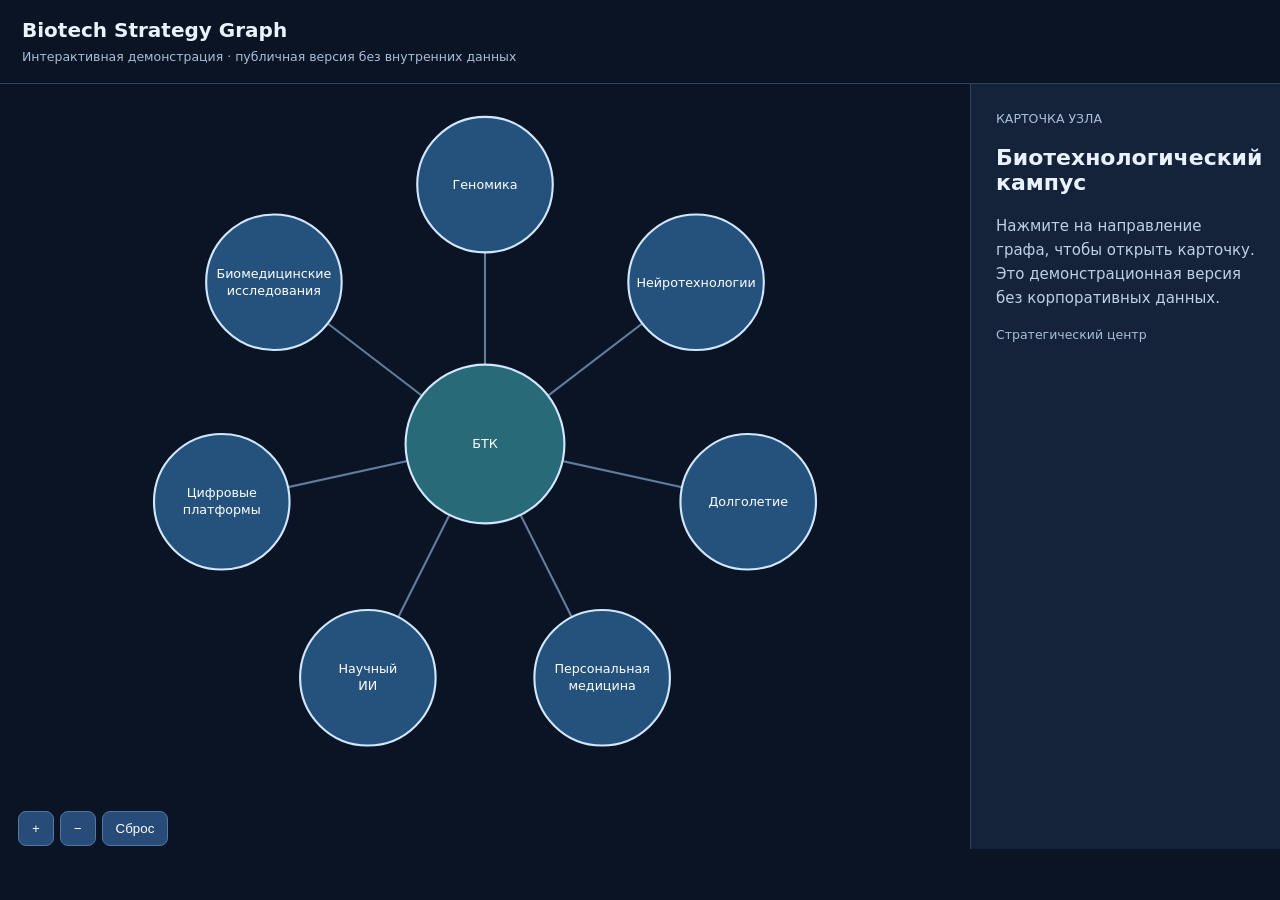
<file: biotech-demo/index.html>
<!doctype html><html lang="ru"><head><meta charset="utf-8"><meta name="viewport" content="width=device-width,initial-scale=1"><title>Biotech Strategy Graph — Demo</title><style>*{box-sizing:border-box}body{margin:0;background:#0b1424;color:#e9f2ff;font:15px system-ui}header{padding:18px 22px;border-bottom:1px solid #30435e}small{color:#a9bfd8}main{display:grid;grid-template-columns:1fr 310px;min-height:85vh}svg{width:100%;height:80vh;touch-action:none}aside{padding:25px;background:#14233a;border-left:1px solid #30435e}h1{font-size:20px;margin:0 0 5px}h2{font-size:22px}p{line-height:1.6;color:#bdd0e5}.node{cursor:pointer}.node circle{stroke:#d1e7ff;stroke-width:2}.node text{fill:#fff;font-size:12px;pointer-events:none}.edge{stroke:#607d9e;stroke-width:2}button{padding:9px 13px;background:#284c79;border:1px solid #5477a0;color:white;border-radius:8px;margin:3px;cursor:pointer}@media(max-width:720px){main{display:block}svg{height:56vh}aside{min-height:30vh;border:0;border-top:1px solid #30435e}}</style></head><body><header><h1>Biotech Strategy Graph</h1><small>Интерактивная демонстрация · публичная версия без внутренних данных</small></header><main><div><svg id="graph" viewBox="0 0 850 680"></svg><div style="padding:0 15px"><button onclick="zoom(1.2)">+</button><button onclick="zoom(0.8)">−</button><button onclick="reset()">Сброс</button></div></div><aside><small>КАРТОЧКА УЗЛА</small><h2 id="name">Биотехнологический кампус</h2><p id="desc">Нажмите на направление графа, чтобы открыть карточку. Это демонстрационная версия без корпоративных данных.</p><small id="status">Стратегический центр</small></aside></main><script>const nodes=[["БТК","Центральный стратегический узел",0],["Геномика","Геномные исследования и биоинформатика",1],["Нейротехнологии","Исследование мозга и нейроинтерфейсы",1],["Долголетие","Биология старения и здоровое долголетие",1],["Персональная медицина","Персонализированные подходы к здоровью",1],["Научный ИИ","Аналитика научных знаний и исследования",1],["Цифровые платформы","Данные, приложения и цифровые инструменты",1],["Биомедицинские исследования","Междисциплинарные исследования",1]];const svg=document.getElementById("graph");let scale=1;function el(t,a,parent){let x=document.createElementNS("http://www.w3.org/2000/svg",t);Object.entries(a).forEach(([k,v])=>x.setAttribute(k,v));parent.appendChild(x);return x}let g=el("g",{id:"stage"},svg),positions=[[425,340],...Array.from({length:7},(_,i)=>{let a=-Math.PI/2+i*Math.PI*2/7;return[425+255*Math.cos(a),340+245*Math.sin(a)]})];positions.slice(1).forEach(p=>el("line",{x1:425,y1:340,x2:p[0],y2:p[1],class:"edge"},g));nodes.forEach((n,i)=>{let [x,y]=positions[i],group=el("g",{class:"node",transform:"translate("+x+","+y+")"},g);el("circle",{r:i?64:75,fill:i?"#24527d":"#286a77"},group);let words=n[0].split(" "),lines=words.length>1?[words.slice(0,Math.ceil(words.length/2)).join(" "),words.slice(Math.ceil(words.length/2)).join(" ")]:words;lines.forEach((line,j)=>{let t=el("text",{"text-anchor":"middle",y:(j-(lines.length-1)/2)*16+4},group);t.textContent=line});group.addEventListener("click",()=>{document.getElementById("name").textContent=n[0];document.getElementById("desc").textContent=n[1]+". Подробные данные, статусы и связи будут добавлены после подтверждения владельцем продукта.";document.getElementById("status").textContent=i?"Направление · демоверсия":"Стратегический центр"})});function apply(){g.setAttribute("transform","translate("+425*(1-scale)+" "+340*(1-scale)+") scale("+scale+")")}function zoom(v){scale=Math.max(.55,Math.min(2.5,scale*v));apply()}function reset(){scale=1;apply()}</script></body></html>
</file>
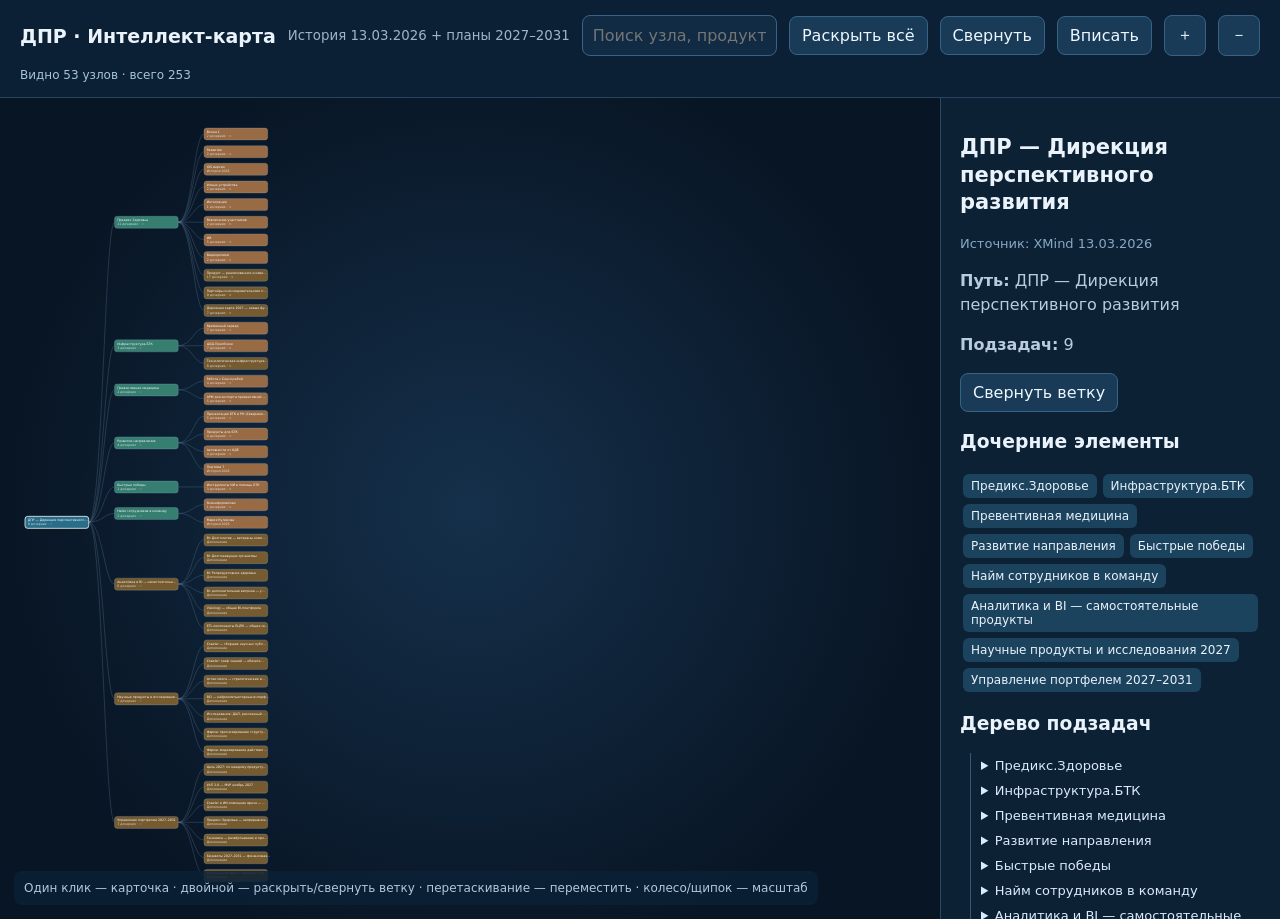
<file: biotech-demo/dpr-mindmap-2026-11-14.html>
<!doctype html><html lang="ru"><head><meta charset="utf-8"><meta name="viewport" content="width=device-width,initial-scale=1"><title>ДПР — интерактивная интеллект-карта</title><style>
:root{color-scheme:dark}*{box-sizing:border-box}body{margin:0;background:#071321;color:#eaf2fb;font-family:system-ui,-apple-system,Arial}header{padding:15px 20px;background:#0c2035;border-bottom:1px solid #29445f;display:flex;flex-wrap:wrap;gap:12px;align-items:center}header strong{font-size:19px}header small{color:#9db4cc}button,input{font:inherit}button{background:#193b58;color:#edf7ff;border:1px solid #376486;border-radius:8px;padding:9px 12px;cursor:pointer}button:hover{background:#286087}input{background:#102b43;color:#fff;border:1px solid #376486;border-radius:8px;padding:10px;min-width:190px;flex:1}#wrap{display:grid;grid-template-columns:minmax(0,1fr) 340px;height:calc(100dvh - 79px)}#viewport{overflow:hidden;touch-action:none;position:relative;background:radial-gradient(circle at center,#15304b 0,#081524 75%)}svg{width:100%;height:100%;display:block;touch-action:none}#panel{overflow:auto;border-left:1px solid #2d4861;background:#0d2135;padding:19px}#panel h2{font-size:21px;line-height:1.3}#panel p{line-height:1.5;color:#b9ccdd}#panel .hint{font-size:13px;color:#88a9c3}.chip{display:inline-block;padding:5px 8px;margin:3px;background:#1c435e;border-radius:6px;font-size:12px}#help{position:absolute;bottom:14px;left:14px;color:#b3c7db;background:#0b2037d9;padding:10px;border-radius:8px;font-size:12px;pointer-events:none}a{color:#91d3ff}#stats{color:#a6c4d8;font-size:12px}.node rect{stroke:#8eb2cf;stroke-width:1;rx:11}.node text{fill:#fff;font-size:13px;pointer-events:none}.node{cursor:pointer}.node:hover rect{stroke:#fff;stroke-width:2.5}.edge{fill:none;stroke:#6685a3;stroke-width:1.7;opacity:.7}.selected rect{stroke:#fff;stroke-width:3}.pill{fill:#e6b75d;font-size:11px}#tree{margin-top:14px}#tree details{border-left:1px solid #345875;margin-left:10px;padding-left:10px}#tree summary{padding:5px 0;cursor:pointer;color:#dbeaff;font-size:13px}#tree summary:hover{color:#fff}@media(max-width:780px){#wrap{display:flex;flex-direction:column;height:calc(100dvh - 115px)}#viewport{height:60%;min-height:350px}#panel{height:40%;border-left:0;border-top:1px solid #2d4861;padding:12px}header{padding:10px}header strong{font-size:15px}button{padding:7px 9px}#help{font-size:10px}}
</style></head><body><header><strong>ДПР · Интеллект-карта</strong><small>История 13.03.2026 + планы 2027–2031</small><input id="search" placeholder="Поиск узла, продукта, задачи…"><button id="all">Раскрыть всё</button><button id="fold">Свернуть</button><button id="fit">Вписать</button><button id="zin">＋</button><button id="zout">－</button><span id="stats"></span></header><div id="wrap"><div id="viewport"><svg id="svg" xmlns="http://www.w3.org/2000/svg"><g id="world"></g></svg><div id="help">Один клик — карточка · двойной — раскрыть/свернуть ветку · перетаскивание — переместить · колесо/щипок — масштаб</div></div><aside id="panel"><h2>ДПР — Дирекция перспективного развития</h2><p>Нажми на узел, чтобы увидеть его положение в структуре. Дважды нажми, чтобы раскрыть дочерние элементы прямо на карте.</p><p class="hint">Светлая метка «2026/история» означает исходную карту. Дополнения 2027 года отмечены отдельно; это не подтверждение выполнения.</p><div id="tree"></div></aside></div><script>const DATA={"metadata": {"title": "ДПР — стратегическая интеллект-карта", "source_primary": "Дирекция_перспективного_развития_13_03_2026.xmind", "historical_date": "2026-03-13", "enriched_at": "2026-11-14", "note": "Историческая XMind-структура и отдельные добавления из обсуждений; статусы не считаются подтверждёнными автоматически"}, "root": {"id": "72da7c0024a8cf45a0dbc939d2", "title": "ДПР — Дирекция перспективного развития", "children": [{"id": "9e7917e1850b0758efc7daf930", "title": "Предикс.Здоровье", "children": [{"id": "d4d80857-7c81-4d22-a7ae-697900160538", "title": "Волна 1", "children": [{"id": "1d1688ab-db6a-4801-a0ca-10d6d3637f9e", "title": "Разработка", "children": [], "origin": "XMind 13.03.2026"}, {"id": "b6cc20b1-2673-4ca6-98bd-1df9151309ef", "title": "Разработка в рамках ФТТ", "children": [], "origin": "XMind 13.03.2026"}], "origin": "XMind 13.03.2026"}, {"id": "2a39ef4e-584e-4571-a0fa-103abb47a128", "title": "Развитие", "children": [{"id": "d4cb91a7-b94d-4b3d-b819-caa774ce592e", "title": "Дорожная карта на 2026", "children": [], "origin": "XMind 13.03.2026"}, {"id": "1bbf5b84-747f-4014-b80b-1c21c44ab607", "title": "Дорожная карта на 2027", "children": [], "origin": "XMind 13.03.2026"}], "origin": "XMind 13.03.2026"}, {"id": "7aa924b0-6f24-45d9-8e46-11fcf276493d", "title": "iOS версия", "children": [], "origin": "XMind 13.03.2026"}, {"id": "142cf685-c7fe-4da8-b5f3-93bf3fbcff31", "title": "Умные устройства", "children": [{"id": "9033342c-8ff3-44d6-9e7e-3f87292337f1", "title": "По ФТТ", "children": [{"id": "66fb51be-82ba-4280-96f9-3abb683ea430", "title": "Кардиокарта", "children": [], "origin": "XMind 13.03.2026"}, {"id": "28293b4d-a190-4841-8114-65e66218b767", "title": "Neyrox", "children": [{"id": "feec02d2-af70-4e1e-85a3-5ccdb2a9f2d9", "title": "Рефакторинг", "children": [], "origin": "XMind 13.03.2026"}], "origin": "XMind 13.03.2026"}], "origin": "XMind 13.03.2026"}, {"id": "7c963c79-1a74-41fb-95c7-d849cae70cdb", "title": "Дополнительно", "children": [{"id": "e8bec095-c457-4194-9f53-d2eead06ca28", "title": "Google Health", "children": [], "origin": "XMind 13.03.2026"}, {"id": "90644470-1fed-4fef-b5df-64d640ffec5b", "title": "Huawei", "children": [], "origin": "XMind 13.03.2026"}, {"id": "f69a9471-6bdb-4cae-a68c-eee270e49cf6", "title": "Apple watch", "children": [{"id": "2846fc4b-1dfb-4fef-b88b-f503df01f808", "title": "Ждем покупку устроства", "children": [], "origin": "XMind 13.03.2026"}], "origin": "XMind 13.03.2026"}, {"id": "eb5c242e-ded6-4942-a0fc-c23d15528987", "title": "Кольцо Сбер", "children": [{"id": "304dc521-be3d-4969-a372-47a19dd7c6f4", "title": "Ожидание устройства", "children": [], "origin": "XMind 13.03.2026"}], "origin": "XMind 13.03.2026"}], "origin": "XMind 13.03.2026"}], "origin": "XMind 13.03.2026"}, {"id": "136a2e51-0d4b-449c-bc31-f2ae59b11837", "title": "Интеграция", "children": [{"id": "7ff37bcf-cc86-4af2-85ec-dac2bcc90b26", "title": "БТК", "children": [{"id": "16af5c32-e093-473a-b2fc-cee431fccef4", "title": "Получение генетического паспорта", "children": [{"id": "4146618c-a893-4ad2-a8a2-9b6b00f83cf0", "title": "Проработка архитектуры", "children": [], "origin": "XMind 13.03.2026"}, {"id": "72a03883-c580-40cf-aafe-c8f9dc1ca716", "title": "Согласование ИБ БТК", "children": [], "origin": "XMind 13.03.2026"}, {"id": "56a34d14-3f49-464d-bbb6-9e58440a8d39", "title": "Разработка на стороне Предикс", "children": [], "origin": "XMind 13.03.2026"}, {"id": "7e5ba341-3c69-48ec-9011-b69ada63f7ea", "title": "Разработка на стороне УАП", "children": [], "origin": "XMind 13.03.2026"}, {"id": "b903c456-d736-4b9f-ba4d-7e50e68d0346", "title": "Тестирование", "children": [], "origin": "XMind 13.03.2026"}, {"id": "af5c9e72-ada4-4cb1-ae5c-019bd31f1ba7", "title": "Опытная эксплуатация на 1-м пользователе в продуктиве", "children": [], "origin": "XMind 13.03.2026"}, {"id": "c858b06c-a7f2-4c41-9385-a2a94f742d65", "title": "Тираж на всё решение", "children": [], "origin": "XMind 13.03.2026"}], "origin": "XMind 13.03.2026"}, {"id": "3c9625fc-448f-4710-a929-69fb17d53258", "title": "Передача медицинских данных пользователя в УАП", "children": [{"id": "773837a8-8911-4fa2-873d-34cded8575ab", "title": "Лабораторные исследования", "children": [{"id": "670771b9-9699-4714-967f-c752757b3bd5", "title": "Согласие пользователей", "children": [], "origin": "XMind 13.03.2026"}, {"id": "c4761052-2096-48d8-9179-64bcb34d995f", "title": "Проработка архитектуры", "children": [], "origin": "XMind 13.03.2026"}, {"id": "a8d22afa-13ba-492c-8d3a-6824e6527cc4", "title": "Разработка на стороне Предикс", "children": [], "origin": "XMind 13.03.2026"}, {"id": "67a17cb6-a287-47c2-894e-a106a1eeabf5", "title": "Разработка на стороне УАП", "children": [], "origin": "XMind 13.03.2026"}, {"id": "a45b995e-7878-4e82-bacb-fb8da0dd7edf", "title": "Тестирование", "children": [], "origin": "XMind 13.03.2026"}, {"id": "9f0f4c8a-cb17-4c72-b2d5-8b636bf26df5", "title": "Опытная эксплуатация на 1-м пользователе в продуктиве", "children": [], "origin": "XMind 13.03.2026"}, {"id": "ebbbd848-be1e-4afa-bdf2-8e605368ef7a", "title": "Тираж на всё решение", "children": [], "origin": "XMind 13.03.2026"}], "origin": "XMind 13.03.2026"}, {"id": "3c8b3de2-afc5-4785-82fc-c877cf409ca1", "title": "Протоколы и прочие мед.документы", "children": [], "origin": "XMind 13.03.2026"}], "origin": "XMind 13.03.2026"}], "origin": "XMind 13.03.2026"}], "origin": "XMind 13.03.2026"}, {"id": "d4eb4682-943f-4523-be97-6547c283cae6", "title": "Вовлечение участников", "children": [{"id": "40188a6a-fe4b-49e2-ac38-109c4a92862e", "title": "Со вторничными находками", "children": [{"id": "9658bdb9-cece-4633-ba06-72852e68a7bb", "title": "Привлечение через БТК после готовности Предикс.Здоровье", "children": [{"id": "438f8d45-3d29-4842-abfc-366ec64afa9c", "title": "2-3Q 2026", "children": [], "origin": "XMind 13.03.2026"}], "origin": "XMind 13.03.2026"}], "origin": "XMind 13.03.2026"}, {"id": "633fc292-db1e-4db5-8f3f-0a636edce88c", "title": "Тестирование прилоежния", "children": [{"id": "dfe60f12-9f9d-4b29-8012-e12e7ab669f4", "title": "Волна 1 (770 человек)", "children": [{"id": "0d9d3c0f-4197-48f0-aba6-4af6acfcbf77", "title": "март 2026", "children": [], "origin": "XMind 13.03.2026"}], "origin": "XMind 13.03.2026"}, {"id": "502006a8-d51b-48a9-af92-458b1d87cc86", "title": "Волна 2", "children": [{"id": "8f928608-7fef-449c-aca4-3eaf663973c4", "title": "май 2026", "children": [], "origin": "XMind 13.03.2026"}], "origin": "XMind 13.03.2026"}], "origin": "XMind 13.03.2026"}], "origin": "XMind 13.03.2026"}, {"id": "84be90c5-4e16-437c-9731-89ce36034108", "title": "ИИ", "children": [{"id": "bd7cf1a8-df1b-4438-856a-4b17a2894cdd", "title": "Биологический возраст", "children": [{"id": "cc18f5f1-d5c6-436e-8af3-fc5518fd0b89", "title": "развернут на сервере", "children": [], "origin": "XMind 13.03.2026"}, {"id": "7e511f51-a3f8-48e8-91eb-e0a30a786f45", "title": "подключен в мобильном приложении", "children": [], "origin": "XMind 13.03.2026"}], "origin": "XMind 13.03.2026"}, {"id": "3744f478-6c06-481c-8c07-b556a90518e4", "title": "Диабет", "children": [{"id": "f03f6cc9-a9c4-4d8f-9059-3ed5aaf3b208", "title": "Риск возникновения", "children": [{"id": "8b83d0cf-216b-4295-bc20-9cca4c6f8ce9", "title": "развернут на сервере", "children": [], "origin": "XMind 13.03.2026"}, {"id": "253c5b52-caa4-4154-a28c-595186173d99", "title": "подключен в мобильном приложении", "children": [], "origin": "XMind 13.03.2026"}], "origin": "XMind 13.03.2026"}, {"id": "da0660c6-10a7-41bc-9911-e95a97adee48", "title": "Прогнозирование уровня глюкозы", "children": [{"id": "43cf429b-5b1f-4072-b1ca-05399e359325", "title": "развернут на сервере", "children": [], "origin": "XMind 13.03.2026"}, {"id": "4793a9cf-dd64-4326-9325-96a88bc8a70b", "title": "подключен в мобильном приложении", "children": [], "origin": "XMind 13.03.2026"}], "origin": "XMind 13.03.2026"}], "origin": "XMind 13.03.2026"}, {"id": "3d0cc0f7-07d4-4c3d-892e-0d970f9745c2", "title": "Кардио", "children": [{"id": "a2276d5b-8451-4972-b15f-11d15645e0d0", "title": "ЭКГ Кардиокарта", "children": [{"id": "301aa56c-d0ea-429b-ab66-89ab4ed089ff", "title": "развернут на сервере", "children": [], "origin": "XMind 13.03.2026"}, {"id": "eeaf6725-5737-4d17-9618-6955f4eac900", "title": "подключен в мобильном приложении", "children": [], "origin": "XMind 13.03.2026"}], "origin": "XMind 13.03.2026"}, {"id": "579b2ab2-1ad1-48a2-a935-c5e0c05646d7", "title": "ЭКГ Neyrox", "children": [{"id": "3c1bcd92-e3f8-45a7-b822-dd7498602516", "title": "развернут на сервере", "children": [], "origin": "XMind 13.03.2026"}, {"id": "65b81a57-b665-4fec-8bd1-56bb9c16afdc", "title": "подключен в мобильном приложении", "children": [], "origin": "XMind 13.03.2026"}], "origin": "XMind 13.03.2026"}], "origin": "XMind 13.03.2026"}, {"id": "b83726cd-910b-4c67-aa1e-1de73d5de93b", "title": "Еда/Метаболизм", "children": [{"id": "86c2af2b-c833-426e-8d5a-5ccfad06ad9f", "title": "Каллораж еды по фотографии", "children": [{"id": "6edcfdf4-6337-489e-9836-9ed0b22392af", "title": "развернут на сервере", "children": [], "origin": "XMind 13.03.2026"}, {"id": "5364b394-9d59-4a75-8ca1-2f695f12e9f2", "title": "подключен в мобильном приложении", "children": [], "origin": "XMind 13.03.2026"}], "origin": "XMind 13.03.2026"}], "origin": "XMind 13.03.2026"}, {"id": "9a9ecfe0-b7fd-4c60-8f12-920c76a889f4", "title": "Чат-бот", "children": [{"id": "85dfd273-b79a-4b2a-8497-58730542e363", "title": "развернут на сервере", "children": [], "origin": "XMind 13.03.2026"}, {"id": "82ec0664-0bd2-4f99-87a6-a505158aa204", "title": "подключен в мобильном приложении", "children": [{"id": "43d3492e-441c-4f8a-95a9-cef38e301866", "title": "версия 1.9.0", "children": [], "origin": "XMind 13.03.2026"}], "origin": "XMind 13.03.2026"}], "origin": "XMind 13.03.2026"}], "origin": "XMind 13.03.2026"}, {"id": "3925e4e6-683b-4380-b36e-fc9253402817", "title": "Видеоролики", "children": [{"id": "c4871839-24fc-4c35-9aab-92bef8e2d78e", "title": "рекламный", "children": [], "origin": "XMind 13.03.2026"}, {"id": "08a0f970-6478-4684-8833-5bd5efc86213", "title": "по функционалу", "children": [], "origin": "XMind 13.03.2026"}], "origin": "XMind 13.03.2026"}, {"id": "added-183", "title": "Продукт — реализованное и известное по релизам", "origin": "История продукта и проектные материалы; состав реализации требует сверки с текущим релизом", "children": [{"id": "added-184", "title": "Android — мобильное приложение, корпоративное распространение", "origin": "История продукта и проектные материалы; состав реализации требует сверки с текущим релизом", "children": []}, {"id": "added-185", "title": "iOS — мобильное приложение, TestFlight", "origin": "История продукта и проектные материалы; состав реализации требует сверки с текущим релизом", "children": []}, {"id": "added-186", "title": "Главная: риски, индексы, устройства, рекомендации, задания, новости", "origin": "История продукта и проектные материалы; состав реализации требует сверки с текущим релизом", "children": []}, {"id": "added-187", "title": "Паспорт здоровья: профиль, антропометрия, семейный анамнез, генетика", "origin": "История продукта и проектные материалы; состав реализации требует сверки с текущим релизом", "children": []}, {"id": "added-188", "title": "Анкеты: общая, кардио, онкология, диабет, питание", "origin": "История продукта и проектные материалы; состав реализации требует сверки с текущим релизом", "children": []}, {"id": "added-189", "title": "Кардиориски, онкориски, риск диабета, метаболические риски", "origin": "История продукта и проектные материалы; состав реализации требует сверки с текущим релизом", "children": []}, {"id": "added-190", "title": "Биологический возраст — Горелкин–Пинхасов", "origin": "История продукта и проектные материалы; состав реализации требует сверки с текущим релизом", "children": []}, {"id": "added-191", "title": "PhenoAge — расчёт по лабораторным данным", "origin": "История продукта и проектные материалы; состав реализации требует сверки с текущим релизом", "children": []}, {"id": "added-192", "title": "Питание и вес: дневник, фото еды, КБЖУ, текстовое уточнение", "origin": "История продукта и проектные материалы; состав реализации требует сверки с текущим релизом", "children": []}, {"id": "added-193", "title": "ВСР, сон, пульс — интеллектуальные подсказки (версия 1.17.0)", "origin": "История продукта и проектные материалы; состав реализации требует сверки с текущим релизом", "children": []}, {"id": "added-194", "title": "Привычки — базовый модуль (версия 1.17.0)", "origin": "История продукта и проектные материалы; состав реализации требует сверки с текущим релизом", "children": []}, {"id": "added-195", "title": "Мои награды — базовый модуль (версия 1.17.0)", "origin": "История продукта и проектные материалы; состав реализации требует сверки с текущим релизом", "children": []}, {"id": "added-196", "title": "Разбор анализов и генетического паспорта — базовая функция 1.17.0", "origin": "История продукта и проектные материалы; состав реализации требует сверки с текущим релизом", "children": []}, {"id": "added-197", "title": "Научный чат-бот — развитие асинхронных запросов", "origin": "История продукта и проектные материалы; состав реализации требует сверки с текущим релизом", "children": []}, {"id": "added-198", "title": "Кардиокарта — данные ЭКГ", "origin": "История продукта и проектные материалы; состав реализации требует сверки с текущим релизом", "children": []}, {"id": "added-199", "title": "Google Health Connect — интеграция", "origin": "История продукта и проектные материалы; состав реализации требует сверки с текущим релизом", "children": []}, {"id": "added-200", "title": "QR-получение генетического паспорта БТК — проектный контур", "origin": "История продукта и проектные материалы; состав реализации требует сверки с текущим релизом", "children": []}]}, {"id": "added-201", "title": "Партнёры и исследовательские программы 2027", "origin": "Планы и уточнения 14.11.2026", "children": [{"id": "added-202", "title": "МФТИ (Физтех) — научно-технологическое партнёрство", "origin": "Планы и уточнения 14.11.2026", "children": []}, {"id": "added-203", "title": "NeurOx — бесконтактный мониторинг глюкозы и ВСР", "origin": "Планы и уточнения 14.11.2026", "children": []}, {"id": "added-204", "title": "NeurOx: закупка 3 устройств для проверки", "origin": "Планы и уточнения 14.11.2026", "children": []}, {"id": "added-205", "title": "Пилот CGM: 100 без диабета + 100 преддиабет + 100 диабет = 300 участников", "origin": "Планы и уточнения 14.11.2026", "children": []}, {"id": "added-206", "title": "Валидация измерений датчика; медицинские критерии и методика ещё не утверждены", "origin": "Планы и уточнения 14.11.2026", "children": []}, {"id": "added-207", "title": "ВСР/HRV: восстановление, сон, оценка нагрузки", "origin": "Планы и уточнения 14.11.2026", "children": []}, {"id": "added-208", "title": "Ренессанс Страхование — психологическая поддержка", "origin": "Планы и уточнения 14.11.2026", "children": []}, {"id": "added-209", "title": "НМИЦ кардиологии имени Е. И. Чазова — исследования кардиорисков", "origin": "Планы и уточнения 14.11.2026", "children": []}, {"id": "added-210", "title": "БТК — генетический паспорт и исследовательские данные", "origin": "Планы и уточнения 14.11.2026", "children": []}]}, {"id": "added-211", "title": "Дорожная карта 2027 — новые функциональные контуры", "origin": "Планы и уточнения 14.11.2026", "children": [{"id": "added-212", "title": "Персонализация: здоровые / предриски / риски / заболевания", "origin": "Планы и уточнения 14.11.2026", "children": []}, {"id": "added-213", "title": "Лекарственные препараты и БАДы: учёт и контроль", "origin": "Планы и уточнения 14.11.2026", "children": []}, {"id": "added-214", "title": "Стресс, сон, восстановление — расширенные сценарии", "origin": "Планы и уточнения 14.11.2026", "children": []}, {"id": "added-215", "title": "Полный спектр медицинских документов и диспансеризация", "origin": "Планы и уточнения 14.11.2026", "children": []}, {"id": "added-216", "title": "ИИ-рекомендации: объяснимость, действия, обратная связь", "origin": "Планы и уточнения 14.11.2026", "children": []}, {"id": "added-217", "title": "CGM-путь: от пилота к использованию в Предикс.Здоровье", "origin": "Планы и уточнения 14.11.2026", "children": []}, {"id": "added-218", "title": "Психологическая поддержка с Ренессанс Страхование", "origin": "Планы и уточнения 14.11.2026", "children": []}]}], "origin": "XMind 13.03.2026"}, {"id": "273ac2c0f7db1d011df2489087", "title": "Инфраструктура.БТК", "children": [{"id": "dab88c5f-f40d-4e52-921c-b4b6f3512661", "title": "Временный сервер", "children": [{"id": "22c983a6-a4d3-4fce-b1d3-90b02e8287e0", "title": "Заключение юристов. СИБИНТЕК", "children": [{"id": "9a2cf00d-b536-4ca6-b630-2a6c1ea686e5", "title": "плановая дата 16/03/2026", "children": [], "origin": "XMind 13.03.2026"}], "origin": "XMind 13.03.2026"}, {"id": "22147488-82dd-450d-9340-c365583f0954", "title": "Письмо от Ломилина Д.В.", "children": [{"id": "2f95bca6-d855-48ed-a85e-7bd72024f3f4", "title": "Подготовить текст", "children": [], "origin": "XMind 13.03.2026"}, {"id": "2387f0ef-3355-4db4-96c3-b064bd1019bf", "title": "Загрузить КСЭД", "children": [], "origin": "XMind 13.03.2026"}, {"id": "0310ac9a-fae9-49bf-8dba-db447caf9827", "title": "Согласовано", "children": [], "origin": "XMind 13.03.2026"}, {"id": "b73a84b0-7d73-4940-8527-6b9c0ded7f0c", "title": "Подписано и отправлено", "children": [], "origin": "XMind 13.03.2026"}], "origin": "XMind 13.03.2026"}, {"id": "bf9cd2a7-1b10-4732-afcd-36f57f666d7b", "title": "Заключение специалистов РН", "children": [{"id": "c779719e-1f03-4d10-887d-4b2fd0d76575", "title": "Правовой департамент", "children": [], "origin": "XMind 13.03.2026"}, {"id": "4001db79-2f20-4174-a6b3-5b5e3dd112c9", "title": "Налоговый департамент", "children": [], "origin": "XMind 13.03.2026"}], "origin": "XMind 13.03.2026"}, {"id": "d3443e39-ea04-4f41-8036-eec23777e1b7", "title": "Выбор пути передачи сервера", "children": [{"id": "534e8565-e8ea-49d2-a271-1c1d8e29b510", "title": "Тестирование", "children": [], "origin": "XMind 13.03.2026"}, {"id": "949ce577-0d33-493d-a25f-a1d0d03b67b9", "title": "Передача с выкупом", "children": [], "origin": "XMind 13.03.2026"}], "origin": "XMind 13.03.2026"}, {"id": "8261f555-7f22-41f7-b356-fc4e805ad0ba", "title": "Договор", "children": [{"id": "5792b661-5925-4e73-a6c7-2e98c1a79c8f", "title": "создание", "children": [], "origin": "XMind 13.03.2026"}, {"id": "f950a867-1de0-4ea1-ac63-6d49146aefd8", "title": "подписание", "children": [], "origin": "XMind 13.03.2026"}], "origin": "XMind 13.03.2026"}, {"id": "a8627e31-bb5b-46ac-8a3c-1774fd691e05", "title": "Поставка сервера в БТК", "children": [], "origin": "XMind 13.03.2026"}, {"id": "342a7463-7aa5-4d0f-aaa4-e3e9b0c14b71", "title": "Трансиверы", "children": [{"id": "d0929b99-28d3-483e-ab77-1457b7a04141", "title": "Уточнение необходимости", "children": [], "origin": "XMind 13.03.2026"}, {"id": "8630e73d-7001-4600-a52b-595f78eab4d4", "title": "Закупка", "children": [], "origin": "XMind 13.03.2026"}], "origin": "XMind 13.03.2026"}], "origin": "XMind 13.03.2026"}, {"id": "fa372b59-9da6-4cd4-a9e2-efb72439766a", "title": "ЦОД.Приобское", "children": [{"id": "7b547421-24b7-4497-bf08-36ff4fcf726b", "title": "Проектирование", "children": [{"id": "0cfb9061-31a3-4242-bf02-9a26c3f6427b", "title": "Согласование о начале проекта 1 млн. геномов", "children": [], "origin": "XMind 13.03.2026"}], "origin": "XMind 13.03.2026"}, {"id": "6859650a-3c26-4541-b199-c8c8b74e2991", "title": "Сжатие/распаковка", "children": [], "origin": "XMind 13.03.2026"}, {"id": "e56901ad-a1b5-4364-8132-9aad70d79d5f", "title": "Закупка оборудования", "children": [], "origin": "XMind 13.03.2026"}, {"id": "a3bb6b94-198d-401a-8140-068e2dadb27d", "title": "Поставка оборудования", "children": [], "origin": "XMind 13.03.2026"}, {"id": "07cb3c01-b148-4f2b-8e3b-a01a305e8259", "title": "Монтаж оборудования", "children": [], "origin": "XMind 13.03.2026"}, {"id": "9e0ee1c7-d076-4dc5-9f4e-0d7d6aeee29c", "title": "Аттестация ЦОДа", "children": [], "origin": "XMind 13.03.2026"}, {"id": "f42d61e5-3dbe-4b91-8eaf-b1c75909d9eb", "title": "Копирование данных из ЦОДа Москва", "children": [], "origin": "XMind 13.03.2026"}], "origin": "XMind 13.03.2026"}, {"id": "added-237", "title": "Технологическая инфраструктура — целевая", "origin": "Планы и уточнения 14.11.2026", "children": [{"id": "added-238", "title": "ЕЦПК — корпоративная платформа на базе Alauda", "origin": "Планы и уточнения 14.11.2026", "children": []}, {"id": "added-239", "title": "ЕЦПК: Kubernetes, управляемые приложения", "origin": "Планы и уточнения 14.11.2026", "children": []}, {"id": "added-240", "title": "ЕЦПК: PostgreSQL, Kafka, ClickHouse, MLOps, LLMaaS", "origin": "Планы и уточнения 14.11.2026", "children": []}, {"id": "added-241", "title": "Геномика: оперативное NFS-хранилище", "origin": "Планы и уточнения 14.11.2026", "children": []}, {"id": "added-242", "title": "Геораспределённый контур: план 7 серверов NVIDIA B300", "origin": "Планы и уточнения 14.11.2026", "children": []}, {"id": "added-243", "title": "Экспертная оценка: около 100 млн ₽ за сервер, 700 млн ₽ за 7", "origin": "Планы и уточнения 14.11.2026", "children": []}, {"id": "added-244", "title": "Геораспределённое S3-хранилище: предварительный ориентир 256 ПБ", "origin": "Планы и уточнения 14.11.2026", "children": []}, {"id": "added-245", "title": "Москва: предварительная оценка хранения 40 ПБ", "origin": "Планы и уточнения 14.11.2026", "children": []}]}], "origin": "XMind 13.03.2026"}, {"id": "a0da590e695a438414f22ad1f7", "title": "Превентивная медицина", "children": [{"id": "fdb2bd44-4cf3-444b-8303-4abb2af5072c", "title": "Работа с Соцслужбой", "children": [{"id": "0055a033-0e1a-4a4d-ad71-78992bf697e2", "title": "Контакт налажен", "children": [], "origin": "XMind 13.03.2026"}, {"id": "1a9afaf3-8a8b-462a-a152-26cbc68ff294", "title": "Понимание совместной работы", "children": [{"id": "9491782a-5c9b-41ad-8a15-23cd66fef3ab", "title": "Путь через диспансеризацию", "children": [], "origin": "XMind 13.03.2026"}, {"id": "2793701d-932b-4424-8e3a-2e3f77b1b8d4", "title": "Путь через экспертов превентивной медицины", "children": [], "origin": "XMind 13.03.2026"}], "origin": "XMind 13.03.2026"}, {"id": "1b7506f8-5e0b-479f-94db-6aa02be7195b", "title": "Создание презентации для КДН и ШОА", "children": [], "origin": "XMind 13.03.2026"}, {"id": "b67fb893-b2ee-4eb4-879b-43245c472a9a", "title": "Согласование презентации у ШОА и КДН", "children": [], "origin": "XMind 13.03.2026"}], "origin": "XMind 13.03.2026"}, {"id": "f7baebd5-d7fd-4bdf-9210-4618d5a09237", "title": "АРМ для эксперта превентивной медицины", "children": [{"id": "6e1330d0-a7e4-4d7b-9399-ea631cec2dbf", "title": "Стейкхолдеры", "children": [], "origin": "XMind 13.03.2026"}, {"id": "70233474-e0ad-4aa1-834b-67f09c75ab98", "title": "Презентация", "children": [], "origin": "XMind 13.03.2026"}, {"id": "2f933594-7615-4ae2-b8f4-f558536ee3e1", "title": "Бюджет", "children": [], "origin": "XMind 13.03.2026"}, {"id": "4f3507b7-9ad1-4c8e-81ab-3e9da2d2994d", "title": "ФТТ", "children": [], "origin": "XMind 13.03.2026"}, {"id": "96df1b95-97d0-4f5b-a37b-050489c824f7", "title": "Разработка", "children": [], "origin": "XMind 13.03.2026"}], "origin": "XMind 13.03.2026"}], "origin": "XMind 13.03.2026"}, {"id": "44bab3db377b769ca4f35a524b", "title": "Развитие направления", "children": [{"id": "de1cc021-ed27-4f00-8300-7a0f4be09ed3", "title": "Презентация БТК и РН (Северинов К.В. и Ломилин Д.В)", "children": [{"id": "a1a69f8b-5757-4698-99c2-4d3137f32f10", "title": "Разработка", "children": [], "origin": "XMind 13.03.2026"}, {"id": "ca9bbaa5-8375-406d-922b-c9b24dd7a18e", "title": "Согласование в БТК", "children": [], "origin": "XMind 13.03.2026"}, {"id": "62a3f5c0-6d7f-4774-8694-dd2ca0a5b4de", "title": "Согласование у КДЕ", "children": [], "origin": "XMind 13.03.2026"}, {"id": "c3af4604-4334-404b-9cde-5ef0bb255e7b", "title": "Согласование у ШОА", "children": [], "origin": "XMind 13.03.2026"}, {"id": "e4b028f5-d5b6-49d4-92fb-ab0c26ce7cad", "title": "Подтема 5", "children": [], "origin": "XMind 13.03.2026"}], "origin": "XMind 13.03.2026"}, {"id": "124a34cb-3036-4645-8447-981f21683277", "title": "Продукты для БТК", "children": [{"id": "2eb32d04-8a90-46d2-88f5-95a375082b6c", "title": "УАП 2.0", "children": [{"id": "59f0fc3b-fdc6-446f-a22f-343fdbe62357", "title": "оценка стоимости", "children": [], "origin": "XMind 13.03.2026"}, {"id": "1e974cf1-3e7b-4f4d-94a1-5a4c41b01e62", "title": "ТЗ", "children": [], "origin": "XMind 13.03.2026"}, {"id": "8f32fcab-88a4-47fc-aebb-443f776a2a72", "title": "Защита бюджета", "children": [], "origin": "XMind 13.03.2026"}, {"id": "f28dc983-dbb8-4f29-8932-862098d2abe6", "title": "Разработка", "children": [], "origin": "XMind 13.03.2026"}, {"id": "82ea5ee5-b98a-4054-b239-8ddaadca12a6", "title": "Контрактация", "children": [], "origin": "XMind 13.03.2026"}, {"id": "added-219", "title": "Цель 2027: MVP к ноябрю; прототипы по функциональным блокам; затем пилот и миграция с УАП 1.0", "origin": "Планы и уточнения 14.11.2026", "children": []}], "origin": "XMind 13.03.2026"}, {"id": "7a8b9994-9f71-4c75-8fd0-8eee29724be4", "title": "АРМ врача-интерпретатора", "children": [{"id": "619f5814-27d1-4a97-a8f9-2a58bd838ca5", "title": "оценка стоимости", "children": [], "origin": "XMind 13.03.2026"}, {"id": "23a16c41-0508-4df0-99a6-804a2bf7e5a9", "title": "ТЗ", "children": [], "origin": "XMind 13.03.2026"}, {"id": "a8e027c3-b6ba-4574-82ac-fc77ed069875", "title": "Защита бюджета", "children": [], "origin": "XMind 13.03.2026"}, {"id": "1c7cd323-4a0c-436e-8f02-0e6d57dc6af1", "title": "Разработка", "children": [], "origin": "XMind 13.03.2026"}, {"id": "d9c0df3d-ec0e-4688-bfc3-58a7a93f1d47", "title": "Контрактация", "children": [], "origin": "XMind 13.03.2026"}, {"id": "added-220", "title": "Цель 2027: промышленное решение для сотрудников БТК к лету", "origin": "Планы и уточнения 14.11.2026", "children": []}], "origin": "XMind 13.03.2026"}, {"id": "27be9290-85bc-4c0b-9419-3e35522b85b0", "title": "Геномика", "children": [{"id": "9cbe646a-abc4-499e-8743-9fd64154c5c4", "title": "оценка стоимости", "children": [], "origin": "XMind 13.03.2026"}, {"id": "66f0c5f4-f62c-4168-934c-2fce0b32ed7f", "title": "ТЗ", "children": [], "origin": "XMind 13.03.2026"}, {"id": "cac6e8ee-8e55-4858-9b3a-f097acd44b72", "title": "Защита бюджета", "children": [], "origin": "XMind 13.03.2026"}, {"id": "d0f762c5-0762-4bb6-b1c5-908bb5498350", "title": "Разработка", "children": [], "origin": "XMind 13.03.2026"}, {"id": "de754b93-2987-4921-a017-b561d9eb8ff9", "title": "Контрактация", "children": [], "origin": "XMind 13.03.2026"}, {"id": "added-221", "title": "Цель 2027: развёртывание платформы, исследование возможностей и постановка дальнейших задач", "origin": "Планы и уточнения 14.11.2026", "children": []}], "origin": "XMind 13.03.2026"}, {"id": "e3be13a1-cad6-478e-8ab8-ab565191ea6e", "title": "Популяционные частоты", "children": [{"id": "81fb772b-e173-440e-a328-5134af8a9a81", "title": "оценка стоимости", "children": [], "origin": "XMind 13.03.2026"}, {"id": "6c22f3a6-8b1a-4ff0-a39f-7d1db52f0d4b", "title": "ТЗ", "children": [], "origin": "XMind 13.03.2026"}, {"id": "785db514-fec2-4925-99a9-31bd5cd038f6", "title": "Защита бюджета", "children": [], "origin": "XMind 13.03.2026"}, {"id": "54589557-bafc-470d-8336-aecae271013f", "title": "Разработка", "children": [], "origin": "XMind 13.03.2026"}, {"id": "0f560b75-1169-4e0e-9c31-d63869c1ee50", "title": "Контрактация", "children": [], "origin": "XMind 13.03.2026"}], "origin": "XMind 13.03.2026"}], "origin": "XMind 13.03.2026"}, {"id": "e87bf082-ffc6-4f8e-a23d-43ce20d54c20", "title": "Активности от КДЕ", "children": [{"id": "68ca5234-4cb9-419d-8367-343f1fa9c486", "title": "Долголетие", "children": [{"id": "644cea59-3327-43f1-bcf6-30bbc5726d29", "title": "Пояснительная записка", "children": [], "origin": "XMind 13.03.2026"}, {"id": "d4ed6a43-52fb-4b8b-a42c-901e1d649e74", "title": "Согласование необходимости", "children": [], "origin": "XMind 13.03.2026"}], "origin": "XMind 13.03.2026"}, {"id": "e8480b90-d90e-4aac-965a-f089b9d7c621", "title": "Фармакогенетика", "children": [{"id": "b6844038-cfed-45f7-8be3-f0c909cb4595", "title": "Пояснительная записка", "children": [], "origin": "XMind 13.03.2026"}, {"id": "22223dea-0926-42e7-965f-12a0594849a4", "title": "Согласование необходимости", "children": [], "origin": "XMind 13.03.2026"}], "origin": "XMind 13.03.2026"}, {"id": "76414e94-37ed-4001-b76c-c387fe23e4f1", "title": "Геномное моделирование", "children": [{"id": "f517a645-4b99-4e33-9500-aa9a2e8be120", "title": "Пояснительная записка", "children": [], "origin": "XMind 13.03.2026"}, {"id": "491f5977-aa9b-4f31-85f2-8d9a5224249c", "title": "Согласование необходимости", "children": [], "origin": "XMind 13.03.2026"}], "origin": "XMind 13.03.2026"}, {"id": "20f4f321-19be-462a-a3c4-07ebb25c678a", "title": "Нейротехнологии", "children": [{"id": "d5bb4733-b9c4-47ef-b3d8-0c11b1e919ec", "title": "Пояснительная записка", "children": [], "origin": "XMind 13.03.2026"}, {"id": "44a7c450-a41e-4a3d-93c3-245b7f9eab39", "title": "Согласование необходимости", "children": [], "origin": "XMind 13.03.2026"}], "origin": "XMind 13.03.2026"}], "origin": "XMind 13.03.2026"}, {"id": "37169ab7-b123-4df0-8307-1aa2e1b09d4a", "title": "Подтема 7", "children": [], "origin": "XMind 13.03.2026"}], "origin": "XMind 13.03.2026"}, {"id": "2bac617b-73dd-447b-9b6b-e37057676dca", "title": "Быстрые победы", "children": [{"id": "38040308-6769-4a30-aa69-c8ad3a9ea8e7", "title": "Инструменты ИИ в помощь БТК", "children": [{"id": "cfcae499-e06a-4d47-837b-b6049fb29401", "title": "Демонстрация моделей ИИ", "children": [{"id": "4c439baa-8cfc-46d7-befa-8b5ff413886d", "title": "подготовка", "children": [], "origin": "XMind 13.03.2026"}, {"id": "40fddf0b-911d-4e35-84b6-8ba140fefe20", "title": "проведение", "children": [{"id": "365cde91-4fe9-41b6-95fd-f65b13f02169", "title": "март 2026", "children": [], "origin": "XMind 13.03.2026"}], "origin": "XMind 13.03.2026"}], "origin": "XMind 13.03.2026"}, {"id": "8cd2a604-ff60-4389-9388-ca84be9a31d4", "title": "Доступ к моделям ИИ для БТК", "children": [], "origin": "XMind 13.03.2026"}, {"id": "204cd12c-1a8b-4630-bddb-8c795924d090", "title": "Ускрение разработки на стороне БТК", "children": [], "origin": "XMind 13.03.2026"}], "origin": "XMind 13.03.2026"}], "origin": "XMind 13.03.2026"}, {"id": "f503d6f8-e308-4f32-b593-b2b6ccec65d9", "title": "Найм сотрудников в команду", "children": [{"id": "87eb6edf-38a3-41e6-be40-792471a50137", "title": "биоинформатики", "children": [{"id": "4f7c72b5-cc37-4252-9515-e7771ec08bce", "title": "согласование с КДЕ", "children": [], "origin": "XMind 13.03.2026"}], "origin": "XMind 13.03.2026"}, {"id": "ef64b20b-45b2-4151-9dc2-d1adb5bc9d6d", "title": "Мария Куликова", "children": [], "origin": "XMind 13.03.2026"}], "origin": "XMind 13.03.2026"}, {"id": "added-222", "title": "Аналитика и BI — самостоятельные продукты", "origin": "Планы и уточнения 14.11.2026", "children": [{"id": "added-223", "title": "BI: Долголетие — ветераны компании", "origin": "Планы и уточнения 14.11.2026", "children": []}, {"id": "added-224", "title": "BI: Долгоживущие организмы", "origin": "Планы и уточнения 14.11.2026", "children": []}, {"id": "added-225", "title": "BI: Репродуктивное здоровье", "origin": "Планы и уточнения 14.11.2026", "children": []}, {"id": "added-226", "title": "BI: дополнительная витрина — уточнить наименование", "origin": "Планы и уточнения 14.11.2026", "children": []}, {"id": "added-227", "title": "Visiology — общая BI-платформа", "origin": "Планы и уточнения 14.11.2026", "children": []}, {"id": "added-228", "title": "ETL-компоненты ЕЦПК — общие сервисы", "origin": "Планы и уточнения 14.11.2026", "children": []}]}, {"id": "added-229", "title": "Научные продукты и исследования 2027", "origin": "Планы и уточнения 14.11.2026", "children": [{"id": "added-230", "title": "Crawler — сборщик научных публикаций; промышленная готовность к лету", "origin": "Планы и уточнения 14.11.2026", "children": []}, {"id": "added-231", "title": "Crawler: граф знаний — обязательный модуль", "origin": "Планы и уточнения 14.11.2026", "children": []}, {"id": "added-232", "title": "Атлас мозга — стратегические исследования и партнёрства", "origin": "Планы и уточнения 14.11.2026", "children": []}, {"id": "added-233", "title": "BCI — нейрокомпьютерные интерфейсы и партнёрства", "origin": "Планы и уточнения 14.11.2026", "children": []}, {"id": "added-234", "title": "Исследования: ДЦП, рассеянный склероз, болезнь Альцгеймера", "origin": "Планы и уточнения 14.11.2026", "children": []}, {"id": "added-235", "title": "Фарма: прогнозирование структуры и свойств белков", "origin": "Планы и уточнения 14.11.2026", "children": []}, {"id": "added-236", "title": "Фарма: моделирование действия лекарственных препаратов", "origin": "Планы и уточнения 14.11.2026", "children": []}]}, {"id": "added-246", "title": "Управление портфелем 2027–2031", "origin": "Планы и уточнения 14.11.2026", "children": [{"id": "added-247", "title": "Цель 2027: по каждому продукту прототип, работающий результат либо завершённое исследование", "origin": "Планы и уточнения 14.11.2026", "children": []}, {"id": "added-248", "title": "УАП 2.0 — MVP ноябрь 2027", "origin": "Планы и уточнения 14.11.2026", "children": []}, {"id": "added-249", "title": "Crawler и ИИ-помощник врача — промышленное использование к лету 2027", "origin": "Планы и уточнения 14.11.2026", "children": []}, {"id": "added-250", "title": "Предикс.Здоровье — непрерывное развитие действующего продукта", "origin": "Планы и уточнения 14.11.2026", "children": []}, {"id": "added-251", "title": "Геномика — развёртывание и проработка", "origin": "Планы и уточнения 14.11.2026", "children": []}, {"id": "added-252", "title": "Бюджеты 2027–2031 — финансовая модель отдельно согласована; статусы утверждения уточняются", "origin": "Планы и уточнения 14.11.2026", "children": []}, {"id": "added-253", "title": "Открытые вопросы: критерии пилотов, владельцы, решения, бюджеты, сроки", "origin": "Планы и уточнения 14.11.2026", "children": []}]}], "origin": "XMind 13.03.2026"}};const root=DATA.root;let selected=root,scale=1,tx=25,ty=25;const expanded=new Set([root.id,...root.children.map(x=>x.id)]);const svg=document.getElementById('svg'),world=document.getElementById('world'),vp=document.getElementById('viewport');let nodes=[],edges=[],coords=new Map();const escapeHtml=s=>String(s).replace(/[&<>"']/g,c=>({'&':'&amp;','<':'&lt;','>':'&gt;','"':'&quot;',"'":'&#39;'}[c]));function children(n){return expanded.has(n.id)?n.children:[]}function collect(n,d=0,parent=null){let x={...n,depth:d,parent};nodes.push(x);if(parent)edges.push([parent,x]);children(n).forEach(ch=>collect(ch,d+1,x))}function layout(){nodes=[];edges=[];collect(root);let leaf=0;function pos(n){const kids=nodes.filter(x=>x.parent===n);let y;if(kids.length){kids.forEach(pos);y=(coords.get(kids[0].id).y+coords.get(kids[kids.length-1].id).y)/2}else{y=leaf*72;leaf++}coords.set(n.id,{x:n.depth*365,y})}coords.clear();pos(nodes[0]);}const colors=['#2a6d88','#367e70','#986b45','#665f9d','#8b526c','#356b9a','#667d48'];function el(tag,attrs={}){const e=document.createElementNS('http://www.w3.org/2000/svg',tag);Object.entries(attrs).forEach(([k,v])=>e.setAttribute(k,v));return e}function render(keep=true){layout();world.replaceChildren();for(const [a,b] of edges){let p=coords.get(a.id),q=coords.get(b.id);world.append(el('path',{class:'edge',d:`M ${p.x+260} ${p.y+24} C ${p.x+315} ${p.y+24}, ${q.x-40} ${q.y+24}, ${q.x} ${q.y+24}`}))}for(const n of nodes){let p=coords.get(n.id),g=el('g',{class:'node'+(selected.id===n.id?' selected':''),transform:`translate(${p.x},${p.y})`});let color=n.origin.startsWith('XMind')?colors[n.depth%colors.length]:'#765b31';g.append(el('rect',{width:260,height:49,fill:color}));let text=el('text',{x:11,y:20});let title=n.title.length>32?n.title.slice(0,30)+'…':n.title;text.textContent=title;g.append(text);let meta=el('text',{x:11,y:37,'font-size':10,opacity:.78});meta.textContent=n.children.length?`${n.children.length} дочерних · ${expanded.has(n.id)?'−':'+'}`:(n.origin.startsWith('XMind')?'История 2026':'Дополнение');g.append(meta);g.addEventListener('click',e=>{e.stopPropagation();select(n)});g.addEventListener('dblclick',e=>{e.stopPropagation();toggle(n)});world.append(g)}transform();document.getElementById('stats').textContent=`Видно ${nodes.length} узлов · всего ${count(root)}`;if(!keep)fit()}function count(n){return 1+n.children.reduce((a,c)=>a+count(c),0)}function transform(){world.setAttribute('transform',`translate(${tx} ${ty}) scale(${scale})`)}function select(n){selected=n;const path=findPath(root,n.id)||[];document.getElementById('panel').innerHTML=`<h2>${escapeHtml(n.title)}</h2><p class="hint">${n.origin.startsWith('XMind')?'Источник: XMind 13.03.2026':'Дополнение из обсуждений проекта; проверить актуальный статус'}</p><p><strong>Путь:</strong> ${path.map(x=>escapeHtml(x.title)).join(' → ')}</p><p><strong>Подзадач:</strong> ${n.children.length}</p><button id="toggle">${expanded.has(n.id)?'Свернуть ветку':'Раскрыть ветку'}</button><h3>Дочерние элементы</h3><div>${n.children.map(c=>`<div class="chip">${escapeHtml(c.title)}</div>`).join('')||'<p>Дочерних элементов нет.</p>'}</div><h3>Дерево подзадач</h3><div id="tree">${treeHtml(n)}</div>`;document.getElementById('toggle').onclick=()=>toggle(n);render()}function treeHtml(n){return n.children.map(c=>`<details><summary>${escapeHtml(c.title)}</summary>${treeHtml(c)}</details>`).join('')}function findPath(n,id,path=[]){let p=[...path,n];if(n.id===id)return p;for(let c of n.children){let r=findPath(c,id,p);if(r)return r}return null}function toggle(n){if(!n.children.length){select(n);return}expanded.has(n.id)?expanded.delete(n.id):expanded.add(n.id);selected=n;render();select(n)}function fit(){const maxX=Math.max(...nodes.map(n=>coords.get(n.id).x))+280,maxY=Math.max(...nodes.map(n=>coords.get(n.id).y))+80;scale=Math.min(1.4,Math.max(.08,Math.min((vp.clientWidth-60)/maxX,(vp.clientHeight-60)/maxY)));tx=25;ty=Math.max(25,(vp.clientHeight-maxY*scale)/2);transform()}document.getElementById('all').onclick=()=>{for(const n of flatten(root))expanded.add(n.id);render(false)};document.getElementById('fold').onclick=()=>{expanded.clear();expanded.add(root.id);render(false)};document.getElementById('fit').onclick=fit;document.getElementById('zin').onclick=()=>{scale*=1.25;transform()};document.getElementById('zout').onclick=()=>{scale/=1.25;transform()};function* flatten(n){yield n;for(const c of n.children)yield*flatten(c)}document.getElementById('search').oninput=e=>{let q=e.target.value.toLowerCase().trim();if(q.length<3)return;let match=[...flatten(root)].find(n=>n.title.toLowerCase().includes(q));if(match){(findPath(root,match.id)||[]).forEach(n=>expanded.add(n.id));selected=match;render();let p=coords.get(match.id);scale=.85;tx=vp.clientWidth/2-p.x*scale-100;ty=vp.clientHeight/2-p.y*scale;transform();select(match)}};let drag=null;svg.addEventListener('pointerdown',e=>{drag={x:e.clientX,y:e.clientY,tx,ty};svg.setPointerCapture(e.pointerId)});svg.addEventListener('pointermove',e=>{if(!drag)return;tx=drag.tx+e.clientX-drag.x;ty=drag.ty+e.clientY-drag.y;transform()});svg.addEventListener('pointerup',()=>drag=null);svg.addEventListener('wheel',e=>{e.preventDefault();scale=Math.max(.04,Math.min(5,scale*(e.deltaY<0?1.12:.89)));transform()},{passive:false});let touchDistance=null;svg.addEventListener('touchmove',e=>{if(e.touches.length===2){const a=e.touches[0],b=e.touches[1],dist=Math.hypot(a.clientX-b.clientX,a.clientY-b.clientY);if(touchDistance)scale=Math.max(.04,Math.min(5,scale*dist/touchDistance));touchDistance=dist;transform()}},{passive:true});svg.addEventListener('touchend',()=>touchDistance=null);render(false);select(root);</script></body></html>
</file>
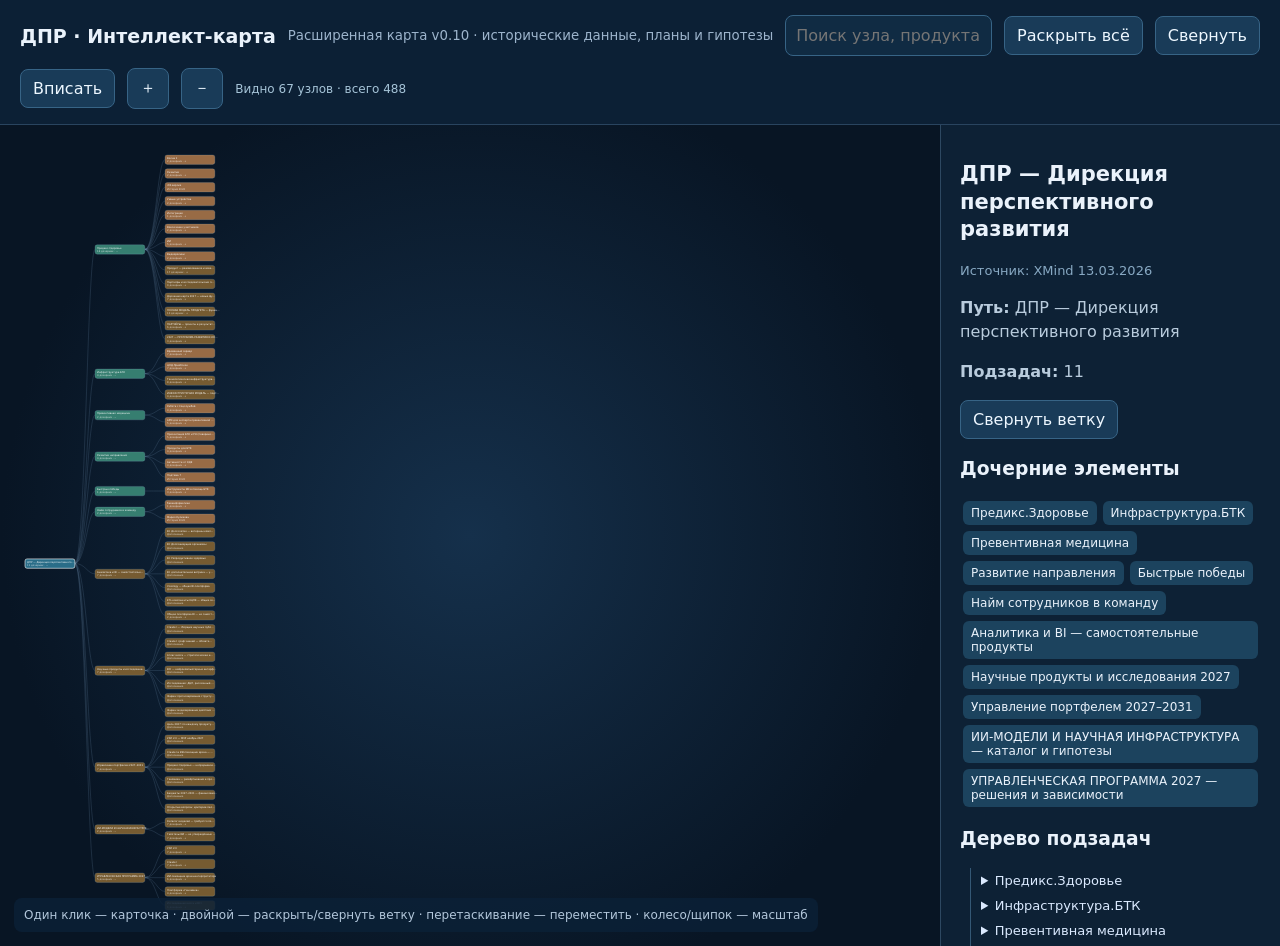
<file: biotech-demo/dpr-mindmap-v0.10-expanded.html>
<!doctype html><html lang="ru"><head><meta charset="utf-8"><meta name="viewport" content="width=device-width,initial-scale=1"><title>ДПР — интерактивная интеллект-карта</title><style>
:root{color-scheme:dark}*{box-sizing:border-box}body{margin:0;background:#071321;color:#eaf2fb;font-family:system-ui,-apple-system,Arial}header{padding:15px 20px;background:#0c2035;border-bottom:1px solid #29445f;display:flex;flex-wrap:wrap;gap:12px;align-items:center}header strong{font-size:19px}header small{color:#9db4cc}button,input{font:inherit}button{background:#193b58;color:#edf7ff;border:1px solid #376486;border-radius:8px;padding:9px 12px;cursor:pointer}button:hover{background:#286087}input{background:#102b43;color:#fff;border:1px solid #376486;border-radius:8px;padding:10px;min-width:190px;flex:1}#wrap{display:grid;grid-template-columns:minmax(0,1fr) 340px;height:calc(100dvh - 79px)}#viewport{overflow:hidden;touch-action:none;position:relative;background:radial-gradient(circle at center,#15304b 0,#081524 75%)}svg{width:100%;height:100%;display:block;touch-action:none}#panel{overflow:auto;border-left:1px solid #2d4861;background:#0d2135;padding:19px}#panel h2{font-size:21px;line-height:1.3}#panel p{line-height:1.5;color:#b9ccdd}#panel .hint{font-size:13px;color:#88a9c3}.chip{display:inline-block;padding:5px 8px;margin:3px;background:#1c435e;border-radius:6px;font-size:12px}#help{position:absolute;bottom:14px;left:14px;color:#b3c7db;background:#0b2037d9;padding:10px;border-radius:8px;font-size:12px;pointer-events:none}a{color:#91d3ff}#stats{color:#a6c4d8;font-size:12px}.node rect{stroke:#8eb2cf;stroke-width:1;rx:11}.node text{fill:#fff;font-size:13px;pointer-events:none}.node{cursor:pointer}.node:hover rect{stroke:#fff;stroke-width:2.5}.edge{fill:none;stroke:#6685a3;stroke-width:1.7;opacity:.7}.selected rect{stroke:#fff;stroke-width:3}.pill{fill:#e6b75d;font-size:11px}#tree{margin-top:14px}#tree details{border-left:1px solid #345875;margin-left:10px;padding-left:10px}#tree summary{padding:5px 0;cursor:pointer;color:#dbeaff;font-size:13px}#tree summary:hover{color:#fff}@media(max-width:780px){#wrap{display:flex;flex-direction:column;height:calc(100dvh - 115px)}#viewport{height:60%;min-height:350px}#panel{height:40%;border-left:0;border-top:1px solid #2d4861;padding:12px}header{padding:10px}header strong{font-size:15px}button{padding:7px 9px}#help{font-size:10px}}
</style></head><body><header><strong>ДПР · Интеллект-карта</strong><small>Расширенная карта v0.10 · исторические данные, планы и гипотезы</small><input id="search" placeholder="Поиск узла, продукта, задачи…"><button id="all">Раскрыть всё</button><button id="fold">Свернуть</button><button id="fit">Вписать</button><button id="zin">＋</button><button id="zout">－</button><span id="stats"></span></header><div id="wrap"><div id="viewport"><svg id="svg" xmlns="http://www.w3.org/2000/svg"><g id="world"></g></svg><div id="help">Один клик — карточка · двойной — раскрыть/свернуть ветку · перетаскивание — переместить · колесо/щипок — масштаб</div></div><aside id="panel"><h2>ДПР — Дирекция перспективного развития</h2><p>Нажми на узел, чтобы увидеть его положение в структуре. Дважды нажми, чтобы раскрыть дочерние элементы прямо на карте.</p><p class="hint">Светлая метка «2026/история» означает исходную карту. Дополнения 2027 года отмечены отдельно; это не подтверждение выполнения.</p><div id="tree"></div></aside></div><script>const DATA={"metadata": {"title": "ДПР — стратегическая интеллект-карта", "source_primary": "Дирекция_перспективного_развития_13_03_2026.xmind", "historical_date": "2026-03-13", "enriched_at": "2026-11-14", "note": "Дополнено функциональной декомпозицией, гипотезами и управленческими целями; не является подтверждением реализации всех узлов", "version": "0.10-enriched-draft"}, "root": {"id": "72da7c0024a8cf45a0dbc939d2", "title": "ДПР — Дирекция перспективного развития", "children": [{"id": "9e7917e1850b0758efc7daf930", "title": "Предикс.Здоровье", "children": [{"id": "d4d80857-7c81-4d22-a7ae-697900160538", "title": "Волна 1", "children": [{"id": "1d1688ab-db6a-4801-a0ca-10d6d3637f9e", "title": "Разработка", "children": [], "origin": "XMind 13.03.2026"}, {"id": "b6cc20b1-2673-4ca6-98bd-1df9151309ef", "title": "Разработка в рамках ФТТ", "children": [], "origin": "XMind 13.03.2026"}], "origin": "XMind 13.03.2026"}, {"id": "2a39ef4e-584e-4571-a0fa-103abb47a128", "title": "Развитие", "children": [{"id": "d4cb91a7-b94d-4b3d-b819-caa774ce592e", "title": "Дорожная карта на 2026", "children": [], "origin": "XMind 13.03.2026"}, {"id": "1bbf5b84-747f-4014-b80b-1c21c44ab607", "title": "Дорожная карта на 2027", "children": [], "origin": "XMind 13.03.2026"}], "origin": "XMind 13.03.2026"}, {"id": "7aa924b0-6f24-45d9-8e46-11fcf276493d", "title": "iOS версия", "children": [], "origin": "XMind 13.03.2026"}, {"id": "142cf685-c7fe-4da8-b5f3-93bf3fbcff31", "title": "Умные устройства", "children": [{"id": "9033342c-8ff3-44d6-9e7e-3f87292337f1", "title": "По ФТТ", "children": [{"id": "66fb51be-82ba-4280-96f9-3abb683ea430", "title": "Кардиокарта", "children": [], "origin": "XMind 13.03.2026"}, {"id": "28293b4d-a190-4841-8114-65e66218b767", "title": "Neyrox", "children": [{"id": "feec02d2-af70-4e1e-85a3-5ccdb2a9f2d9", "title": "Рефакторинг", "children": [], "origin": "XMind 13.03.2026"}], "origin": "XMind 13.03.2026"}], "origin": "XMind 13.03.2026"}, {"id": "7c963c79-1a74-41fb-95c7-d849cae70cdb", "title": "Дополнительно", "children": [{"id": "e8bec095-c457-4194-9f53-d2eead06ca28", "title": "Google Health", "children": [], "origin": "XMind 13.03.2026"}, {"id": "90644470-1fed-4fef-b5df-64d640ffec5b", "title": "Huawei", "children": [], "origin": "XMind 13.03.2026"}, {"id": "f69a9471-6bdb-4cae-a68c-eee270e49cf6", "title": "Apple watch", "children": [{"id": "2846fc4b-1dfb-4fef-b88b-f503df01f808", "title": "Ждем покупку устроства", "children": [], "origin": "XMind 13.03.2026"}], "origin": "XMind 13.03.2026"}, {"id": "eb5c242e-ded6-4942-a0fc-c23d15528987", "title": "Кольцо Сбер", "children": [{"id": "304dc521-be3d-4969-a372-47a19dd7c6f4", "title": "Ожидание устройства", "children": [], "origin": "XMind 13.03.2026"}], "origin": "XMind 13.03.2026"}], "origin": "XMind 13.03.2026"}], "origin": "XMind 13.03.2026"}, {"id": "136a2e51-0d4b-449c-bc31-f2ae59b11837", "title": "Интеграция", "children": [{"id": "7ff37bcf-cc86-4af2-85ec-dac2bcc90b26", "title": "БТК", "children": [{"id": "16af5c32-e093-473a-b2fc-cee431fccef4", "title": "Получение генетического паспорта", "children": [{"id": "4146618c-a893-4ad2-a8a2-9b6b00f83cf0", "title": "Проработка архитектуры", "children": [], "origin": "XMind 13.03.2026"}, {"id": "72a03883-c580-40cf-aafe-c8f9dc1ca716", "title": "Согласование ИБ БТК", "children": [], "origin": "XMind 13.03.2026"}, {"id": "56a34d14-3f49-464d-bbb6-9e58440a8d39", "title": "Разработка на стороне Предикс", "children": [], "origin": "XMind 13.03.2026"}, {"id": "7e5ba341-3c69-48ec-9011-b69ada63f7ea", "title": "Разработка на стороне УАП", "children": [], "origin": "XMind 13.03.2026"}, {"id": "b903c456-d736-4b9f-ba4d-7e50e68d0346", "title": "Тестирование", "children": [], "origin": "XMind 13.03.2026"}, {"id": "af5c9e72-ada4-4cb1-ae5c-019bd31f1ba7", "title": "Опытная эксплуатация на 1-м пользователе в продуктиве", "children": [], "origin": "XMind 13.03.2026"}, {"id": "c858b06c-a7f2-4c41-9385-a2a94f742d65", "title": "Тираж на всё решение", "children": [], "origin": "XMind 13.03.2026"}], "origin": "XMind 13.03.2026"}, {"id": "3c9625fc-448f-4710-a929-69fb17d53258", "title": "Передача медицинских данных пользователя в УАП", "children": [{"id": "773837a8-8911-4fa2-873d-34cded8575ab", "title": "Лабораторные исследования", "children": [{"id": "670771b9-9699-4714-967f-c752757b3bd5", "title": "Согласие пользователей", "children": [], "origin": "XMind 13.03.2026"}, {"id": "c4761052-2096-48d8-9179-64bcb34d995f", "title": "Проработка архитектуры", "children": [], "origin": "XMind 13.03.2026"}, {"id": "a8d22afa-13ba-492c-8d3a-6824e6527cc4", "title": "Разработка на стороне Предикс", "children": [], "origin": "XMind 13.03.2026"}, {"id": "67a17cb6-a287-47c2-894e-a106a1eeabf5", "title": "Разработка на стороне УАП", "children": [], "origin": "XMind 13.03.2026"}, {"id": "a45b995e-7878-4e82-bacb-fb8da0dd7edf", "title": "Тестирование", "children": [], "origin": "XMind 13.03.2026"}, {"id": "9f0f4c8a-cb17-4c72-b2d5-8b636bf26df5", "title": "Опытная эксплуатация на 1-м пользователе в продуктиве", "children": [], "origin": "XMind 13.03.2026"}, {"id": "ebbbd848-be1e-4afa-bdf2-8e605368ef7a", "title": "Тираж на всё решение", "children": [], "origin": "XMind 13.03.2026"}], "origin": "XMind 13.03.2026"}, {"id": "3c8b3de2-afc5-4785-82fc-c877cf409ca1", "title": "Протоколы и прочие мед.документы", "children": [], "origin": "XMind 13.03.2026"}], "origin": "XMind 13.03.2026"}], "origin": "XMind 13.03.2026"}], "origin": "XMind 13.03.2026"}, {"id": "d4eb4682-943f-4523-be97-6547c283cae6", "title": "Вовлечение участников", "children": [{"id": "40188a6a-fe4b-49e2-ac38-109c4a92862e", "title": "Со вторничными находками", "children": [{"id": "9658bdb9-cece-4633-ba06-72852e68a7bb", "title": "Привлечение через БТК после готовности Предикс.Здоровье", "children": [{"id": "438f8d45-3d29-4842-abfc-366ec64afa9c", "title": "2-3Q 2026", "children": [], "origin": "XMind 13.03.2026"}], "origin": "XMind 13.03.2026"}], "origin": "XMind 13.03.2026"}, {"id": "633fc292-db1e-4db5-8f3f-0a636edce88c", "title": "Тестирование прилоежния", "children": [{"id": "dfe60f12-9f9d-4b29-8012-e12e7ab669f4", "title": "Волна 1 (770 человек)", "children": [{"id": "0d9d3c0f-4197-48f0-aba6-4af6acfcbf77", "title": "март 2026", "children": [], "origin": "XMind 13.03.2026"}], "origin": "XMind 13.03.2026"}, {"id": "502006a8-d51b-48a9-af92-458b1d87cc86", "title": "Волна 2", "children": [{"id": "8f928608-7fef-449c-aca4-3eaf663973c4", "title": "май 2026", "children": [], "origin": "XMind 13.03.2026"}], "origin": "XMind 13.03.2026"}], "origin": "XMind 13.03.2026"}], "origin": "XMind 13.03.2026"}, {"id": "84be90c5-4e16-437c-9731-89ce36034108", "title": "ИИ", "children": [{"id": "bd7cf1a8-df1b-4438-856a-4b17a2894cdd", "title": "Биологический возраст", "children": [{"id": "cc18f5f1-d5c6-436e-8af3-fc5518fd0b89", "title": "развернут на сервере", "children": [], "origin": "XMind 13.03.2026"}, {"id": "7e511f51-a3f8-48e8-91eb-e0a30a786f45", "title": "подключен в мобильном приложении", "children": [], "origin": "XMind 13.03.2026"}], "origin": "XMind 13.03.2026"}, {"id": "3744f478-6c06-481c-8c07-b556a90518e4", "title": "Диабет", "children": [{"id": "f03f6cc9-a9c4-4d8f-9059-3ed5aaf3b208", "title": "Риск возникновения", "children": [{"id": "8b83d0cf-216b-4295-bc20-9cca4c6f8ce9", "title": "развернут на сервере", "children": [], "origin": "XMind 13.03.2026"}, {"id": "253c5b52-caa4-4154-a28c-595186173d99", "title": "подключен в мобильном приложении", "children": [], "origin": "XMind 13.03.2026"}], "origin": "XMind 13.03.2026"}, {"id": "da0660c6-10a7-41bc-9911-e95a97adee48", "title": "Прогнозирование уровня глюкозы", "children": [{"id": "43cf429b-5b1f-4072-b1ca-05399e359325", "title": "развернут на сервере", "children": [], "origin": "XMind 13.03.2026"}, {"id": "4793a9cf-dd64-4326-9325-96a88bc8a70b", "title": "подключен в мобильном приложении", "children": [], "origin": "XMind 13.03.2026"}], "origin": "XMind 13.03.2026"}], "origin": "XMind 13.03.2026"}, {"id": "3d0cc0f7-07d4-4c3d-892e-0d970f9745c2", "title": "Кардио", "children": [{"id": "a2276d5b-8451-4972-b15f-11d15645e0d0", "title": "ЭКГ Кардиокарта", "children": [{"id": "301aa56c-d0ea-429b-ab66-89ab4ed089ff", "title": "развернут на сервере", "children": [], "origin": "XMind 13.03.2026"}, {"id": "eeaf6725-5737-4d17-9618-6955f4eac900", "title": "подключен в мобильном приложении", "children": [], "origin": "XMind 13.03.2026"}], "origin": "XMind 13.03.2026"}, {"id": "579b2ab2-1ad1-48a2-a935-c5e0c05646d7", "title": "ЭКГ Neyrox", "children": [{"id": "3c1bcd92-e3f8-45a7-b822-dd7498602516", "title": "развернут на сервере", "children": [], "origin": "XMind 13.03.2026"}, {"id": "65b81a57-b665-4fec-8bd1-56bb9c16afdc", "title": "подключен в мобильном приложении", "children": [], "origin": "XMind 13.03.2026"}], "origin": "XMind 13.03.2026"}], "origin": "XMind 13.03.2026"}, {"id": "b83726cd-910b-4c67-aa1e-1de73d5de93b", "title": "Еда/Метаболизм", "children": [{"id": "86c2af2b-c833-426e-8d5a-5ccfad06ad9f", "title": "Каллораж еды по фотографии", "children": [{"id": "6edcfdf4-6337-489e-9836-9ed0b22392af", "title": "развернут на сервере", "children": [], "origin": "XMind 13.03.2026"}, {"id": "5364b394-9d59-4a75-8ca1-2f695f12e9f2", "title": "подключен в мобильном приложении", "children": [], "origin": "XMind 13.03.2026"}], "origin": "XMind 13.03.2026"}], "origin": "XMind 13.03.2026"}, {"id": "9a9ecfe0-b7fd-4c60-8f12-920c76a889f4", "title": "Чат-бот", "children": [{"id": "85dfd273-b79a-4b2a-8497-58730542e363", "title": "развернут на сервере", "children": [], "origin": "XMind 13.03.2026"}, {"id": "82ec0664-0bd2-4f99-87a6-a505158aa204", "title": "подключен в мобильном приложении", "children": [{"id": "43d3492e-441c-4f8a-95a9-cef38e301866", "title": "версия 1.9.0", "children": [], "origin": "XMind 13.03.2026"}], "origin": "XMind 13.03.2026"}], "origin": "XMind 13.03.2026"}], "origin": "XMind 13.03.2026"}, {"id": "3925e4e6-683b-4380-b36e-fc9253402817", "title": "Видеоролики", "children": [{"id": "c4871839-24fc-4c35-9aab-92bef8e2d78e", "title": "рекламный", "children": [], "origin": "XMind 13.03.2026"}, {"id": "08a0f970-6478-4684-8833-5bd5efc86213", "title": "по функционалу", "children": [], "origin": "XMind 13.03.2026"}], "origin": "XMind 13.03.2026"}, {"id": "added-183", "title": "Продукт — реализованное и известное по релизам", "origin": "История продукта и проектные материалы; состав реализации требует сверки с текущим релизом", "children": [{"id": "added-184", "title": "Android — мобильное приложение, корпоративное распространение", "origin": "История продукта и проектные материалы; состав реализации требует сверки с текущим релизом", "children": []}, {"id": "added-185", "title": "iOS — мобильное приложение, TestFlight", "origin": "История продукта и проектные материалы; состав реализации требует сверки с текущим релизом", "children": []}, {"id": "added-186", "title": "Главная: риски, индексы, устройства, рекомендации, задания, новости", "origin": "История продукта и проектные материалы; состав реализации требует сверки с текущим релизом", "children": []}, {"id": "added-187", "title": "Паспорт здоровья: профиль, антропометрия, семейный анамнез, генетика", "origin": "История продукта и проектные материалы; состав реализации требует сверки с текущим релизом", "children": []}, {"id": "added-188", "title": "Анкеты: общая, кардио, онкология, диабет, питание", "origin": "История продукта и проектные материалы; состав реализации требует сверки с текущим релизом", "children": []}, {"id": "added-189", "title": "Кардиориски, онкориски, риск диабета, метаболические риски", "origin": "История продукта и проектные материалы; состав реализации требует сверки с текущим релизом", "children": []}, {"id": "added-190", "title": "Биологический возраст — Горелкин–Пинхасов", "origin": "История продукта и проектные материалы; состав реализации требует сверки с текущим релизом", "children": []}, {"id": "added-191", "title": "PhenoAge — расчёт по лабораторным данным", "origin": "История продукта и проектные материалы; состав реализации требует сверки с текущим релизом", "children": []}, {"id": "added-192", "title": "Питание и вес: дневник, фото еды, КБЖУ, текстовое уточнение", "origin": "История продукта и проектные материалы; состав реализации требует сверки с текущим релизом", "children": []}, {"id": "added-193", "title": "ВСР, сон, пульс — интеллектуальные подсказки (версия 1.17.0)", "origin": "История продукта и проектные материалы; состав реализации требует сверки с текущим релизом", "children": []}, {"id": "added-194", "title": "Привычки — базовый модуль (версия 1.17.0)", "origin": "История продукта и проектные материалы; состав реализации требует сверки с текущим релизом", "children": []}, {"id": "added-195", "title": "Мои награды — базовый модуль (версия 1.17.0)", "origin": "История продукта и проектные материалы; состав реализации требует сверки с текущим релизом", "children": []}, {"id": "added-196", "title": "Разбор анализов и генетического паспорта — базовая функция 1.17.0", "origin": "История продукта и проектные материалы; состав реализации требует сверки с текущим релизом", "children": []}, {"id": "added-197", "title": "Научный чат-бот — развитие асинхронных запросов", "origin": "История продукта и проектные материалы; состав реализации требует сверки с текущим релизом", "children": []}, {"id": "added-198", "title": "Кардиокарта — данные ЭКГ", "origin": "История продукта и проектные материалы; состав реализации требует сверки с текущим релизом", "children": []}, {"id": "added-199", "title": "Google Health Connect — интеграция", "origin": "История продукта и проектные материалы; состав реализации требует сверки с текущим релизом", "children": []}, {"id": "added-200", "title": "QR-получение генетического паспорта БТК — проектный контур", "origin": "История продукта и проектные материалы; состав реализации требует сверки с текущим релизом", "children": []}]}, {"id": "added-201", "title": "Партнёры и исследовательские программы 2027", "origin": "Планы и уточнения 14.11.2026", "children": [{"id": "added-202", "title": "МФТИ (Физтех) — научно-технологическое партнёрство", "origin": "Планы и уточнения 14.11.2026", "children": []}, {"id": "added-203", "title": "NeurOx — бесконтактный мониторинг глюкозы и ВСР", "origin": "Планы и уточнения 14.11.2026", "children": []}, {"id": "added-204", "title": "NeurOx: закупка 3 устройств для проверки", "origin": "Планы и уточнения 14.11.2026", "children": []}, {"id": "added-205", "title": "Пилот CGM: 100 без диабета + 100 преддиабет + 100 диабет = 300 участников", "origin": "Планы и уточнения 14.11.2026", "children": []}, {"id": "added-206", "title": "Валидация измерений датчика; медицинские критерии и методика ещё не утверждены", "origin": "Планы и уточнения 14.11.2026", "children": []}, {"id": "added-207", "title": "ВСР/HRV: восстановление, сон, оценка нагрузки", "origin": "Планы и уточнения 14.11.2026", "children": []}, {"id": "added-208", "title": "Ренессанс Страхование — психологическая поддержка", "origin": "Планы и уточнения 14.11.2026", "children": []}, {"id": "added-209", "title": "НМИЦ кардиологии имени Е. И. Чазова — исследования кардиорисков", "origin": "Планы и уточнения 14.11.2026", "children": []}, {"id": "added-210", "title": "БТК — генетический паспорт и исследовательские данные", "origin": "Планы и уточнения 14.11.2026", "children": []}]}, {"id": "added-211", "title": "Дорожная карта 2027 — новые функциональные контуры", "origin": "Планы и уточнения 14.11.2026", "children": [{"id": "added-212", "title": "Персонализация: здоровые / предриски / риски / заболевания", "origin": "Планы и уточнения 14.11.2026", "children": []}, {"id": "added-213", "title": "Лекарственные препараты и БАДы: учёт и контроль", "origin": "Планы и уточнения 14.11.2026", "children": []}, {"id": "added-214", "title": "Стресс, сон, восстановление — расширенные сценарии", "origin": "Планы и уточнения 14.11.2026", "children": []}, {"id": "added-215", "title": "Полный спектр медицинских документов и диспансеризация", "origin": "Планы и уточнения 14.11.2026", "children": []}, {"id": "added-216", "title": "ИИ-рекомендации: объяснимость, действия, обратная связь", "origin": "Планы и уточнения 14.11.2026", "children": []}, {"id": "added-217", "title": "CGM-путь: от пилота к использованию в Предикс.Здоровье", "origin": "Планы и уточнения 14.11.2026", "children": []}, {"id": "added-218", "title": "Психологическая поддержка с Ренессанс Страхование", "origin": "Планы и уточнения 14.11.2026", "children": []}]}, {"id": "enriched-239c8f9bfbe8", "title": "ПОЛНАЯ МОДЕЛЬ ПРОДУКТА — функциональные области", "children": [{"id": "enriched-af2c5a27df94", "title": "Главная и навигация", "children": [{"id": "enriched-57822f8fb1f0", "title": "Главная: сводка рисков, индексов и показателей", "children": [], "origin": "Объединение истории «Предикс.Здоровье», функциональной модели и требований; статус каждой функции требует релизной сверки", "kind": "knowledge"}, {"id": "enriched-0c1e86171b3f", "title": "Я + Здоровье: паспорт, анкеты, самочувствие, ввод данных", "children": [], "origin": "Объединение истории «Предикс.Здоровье», функциональной модели и требований; статус каждой функции требует релизной сверки", "kind": "knowledge"}, {"id": "enriched-4e24eaf2f7cd", "title": "Документы: медицинские материалы и запросы", "children": [], "origin": "Объединение истории «Предикс.Здоровье», функциональной модели и требований; статус каждой функции требует релизной сверки", "kind": "knowledge"}, {"id": "enriched-4a3cea0c467a", "title": "Настройки: профиль, системы, устройства, версия, логи", "children": [], "origin": "Объединение истории «Предикс.Здоровье», функциональной модели и требований; статус каждой функции требует релизной сверки", "kind": "knowledge"}, {"id": "enriched-f9326ddb5b6c", "title": "Новости: материалы и обновления продукта", "children": [], "origin": "Объединение истории «Предикс.Здоровье», функциональной модели и требований; статус каждой функции требует релизной сверки", "kind": "knowledge"}], "origin": "Объединение истории «Предикс.Здоровье», функциональной модели и требований; статус каждой функции требует релизной сверки", "kind": "knowledge"}, {"id": "enriched-54c2bfe87e95", "title": "Паспорт здоровья", "children": [{"id": "enriched-d1fade1d68ec", "title": "Антропометрия: рост, вес, ИМТ, талия, бёдра", "children": [], "origin": "Объединение истории «Предикс.Здоровье», функциональной модели и требований; статус каждой функции требует релизной сверки", "kind": "knowledge"}, {"id": "enriched-296ff29a3e7e", "title": "Семейный и личный анамнез", "children": [], "origin": "Объединение истории «Предикс.Здоровье», функциональной модели и требований; статус каждой функции требует релизной сверки", "kind": "knowledge"}, {"id": "enriched-c1e3b529ff1e", "title": "Генетические находки и статусы", "children": [], "origin": "Объединение истории «Предикс.Здоровье», функциональной модели и требований; статус каждой функции требует релизной сверки", "kind": "knowledge"}, {"id": "enriched-874f0881e36a", "title": "Лабораторные исследования", "children": [], "origin": "Объединение истории «Предикс.Здоровье», функциональной модели и требований; статус каждой функции требует релизной сверки", "kind": "knowledge"}, {"id": "enriched-1313ee22f8a8", "title": "Инструментальные исследования", "children": [], "origin": "Объединение истории «Предикс.Здоровье», функциональной модели и требований; статус каждой функции требует релизной сверки", "kind": "knowledge"}, {"id": "enriched-499158926e40", "title": "Медицинские документы и история", "children": [], "origin": "Объединение истории «Предикс.Здоровье», функциональной модели и требований; статус каждой функции требует релизной сверки", "kind": "knowledge"}, {"id": "enriched-bdc9a223c6ca", "title": "Статусы рисков и динамика", "children": [], "origin": "Объединение истории «Предикс.Здоровье», функциональной модели и требований; статус каждой функции требует релизной сверки", "kind": "knowledge"}, {"id": "enriched-6b8e993d4dfd", "title": "Диспансеризация сотрудников — извлечение и отображение", "children": [], "origin": "Объединение истории «Предикс.Здоровье», функциональной модели и требований; статус каждой функции требует релизной сверки", "kind": "knowledge"}], "origin": "Объединение истории «Предикс.Здоровье», функциональной модели и требований; статус каждой функции требует релизной сверки", "kind": "knowledge"}, {"id": "enriched-f39482482267", "title": "Оценка рисков", "children": [{"id": "enriched-6ffa73c00b94", "title": "Сердечно-сосудистый риск: SCORE2 и клинические факторы", "children": [], "origin": "Объединение истории «Предикс.Здоровье», функциональной модели и требований; статус каждой функции требует релизной сверки", "kind": "knowledge"}, {"id": "enriched-8e3b8643f314", "title": "Генетический кардиориск: PRS — исследовательский контур", "children": [], "origin": "Объединение истории «Предикс.Здоровье», функциональной модели и требований; статус каждой функции требует релизной сверки", "kind": "knowledge"}, {"id": "enriched-6b753f3d3d13", "title": "Онкологические риски: анамнез и генетика", "children": [], "origin": "Объединение истории «Предикс.Здоровье», функциональной модели и требований; статус каждой функции требует релизной сверки", "kind": "knowledge"}, {"id": "enriched-a3673845f1ae", "title": "Риск сахарного диабета", "children": [], "origin": "Объединение истории «Предикс.Здоровье», функциональной модели и требований; статус каждой функции требует релизной сверки", "kind": "knowledge"}, {"id": "enriched-8d77e20fdd4f", "title": "Метаболический риск", "children": [], "origin": "Объединение истории «Предикс.Здоровье», функциональной модели и требований; статус каждой функции требует релизной сверки", "kind": "knowledge"}, {"id": "enriched-a7433496033f", "title": "Анкеты отбора на WGS: кардиология и онкология", "children": [], "origin": "Объединение истории «Предикс.Здоровье», функциональной модели и требований; статус каждой функции требует релизной сверки", "kind": "knowledge"}, {"id": "enriched-a80e0d7a80b3", "title": "Разделение оценок риска и медицинского диагноза", "children": [], "origin": "Объединение истории «Предикс.Здоровье», функциональной модели и требований; статус каждой функции требует релизной сверки", "kind": "knowledge"}], "origin": "Объединение истории «Предикс.Здоровье», функциональной модели и требований; статус каждой функции требует релизной сверки", "kind": "knowledge"}, {"id": "enriched-e2a0d91dc186", "title": "Индексы и цифровые биомаркеры", "children": [{"id": "enriched-e975fd26889a", "title": "Антропометрический биовозраст Горелкина–Пинхасова", "children": [], "origin": "Объединение истории «Предикс.Здоровье», функциональной модели и требований; статус каждой функции требует релизной сверки", "kind": "knowledge"}, {"id": "enriched-edd15565f318", "title": "PhenoAge на основе лабораторных показателей", "children": [], "origin": "Объединение истории «Предикс.Здоровье», функциональной модели и требований; статус каждой функции требует релизной сверки", "kind": "knowledge"}, {"id": "enriched-333755f2f658", "title": "Самочувствие: пользовательская шкала", "children": [], "origin": "Объединение истории «Предикс.Здоровье», функциональной модели и требований; статус каждой функции требует релизной сверки", "kind": "knowledge"}, {"id": "enriched-eddb6fc5eccf", "title": "Стресс: пользовательская шкала", "children": [], "origin": "Объединение истории «Предикс.Здоровье», функциональной модели и требований; статус каждой функции требует релизной сверки", "kind": "knowledge"}, {"id": "enriched-8d5efcd0f69e", "title": "Сон и восстановление", "children": [], "origin": "Объединение истории «Предикс.Здоровье», функциональной модели и требований; статус каждой функции требует релизной сверки", "kind": "knowledge"}, {"id": "enriched-c1076cfa3784", "title": "HRV/ВСР: показатели вариабельности сердечного ритма", "children": [], "origin": "Объединение истории «Предикс.Здоровье», функциональной модели и требований; статус каждой функции требует релизной сверки", "kind": "knowledge"}, {"id": "enriched-1d611e144a55", "title": "Динамика индексов во времени", "children": [], "origin": "Объединение истории «Предикс.Здоровье», функциональной модели и требований; статус каждой функции требует релизной сверки", "kind": "knowledge"}, {"id": "enriched-ae3081e52404", "title": "Ограничения применимости моделей и объяснение результата", "children": [], "origin": "Объединение истории «Предикс.Здоровье», функциональной модели и требований; статус каждой функции требует релизной сверки", "kind": "knowledge"}], "origin": "Объединение истории «Предикс.Здоровье», функциональной модели и требований; статус каждой функции требует релизной сверки", "kind": "knowledge"}, {"id": "enriched-fe383f25063a", "title": "Устройства и интеграции", "children": [{"id": "enriched-939b487b932a", "title": "Google Health Connect: обмен показателями", "children": [], "origin": "Объединение истории «Предикс.Здоровье», функциональной модели и требований; статус каждой функции требует релизной сверки", "kind": "knowledge"}, {"id": "enriched-e0c948fa1db0", "title": "Apple Health: интеграция / дорожная карта", "children": [], "origin": "Объединение истории «Предикс.Здоровье», функциональной модели и требований; статус каждой функции требует релизной сверки", "kind": "knowledge"}, {"id": "enriched-855a120b6b09", "title": "Samsung Health: показатели через интеграции", "children": [], "origin": "Объединение истории «Предикс.Здоровье», функциональной модели и требований; статус каждой функции требует релизной сверки", "kind": "knowledge"}, {"id": "enriched-cc9e3778d14a", "title": "Garmin: планируемая интеграция", "children": [], "origin": "Объединение истории «Предикс.Здоровье», функциональной модели и требований; статус каждой функции требует релизной сверки", "kind": "knowledge"}, {"id": "enriched-aca026d07c6a", "title": "Xiaomi: планируемая интеграция", "children": [], "origin": "Объединение истории «Предикс.Здоровье», функциональной модели и требований; статус каждой функции требует релизной сверки", "kind": "knowledge"}, {"id": "enriched-ee8e0ec49c02", "title": "NeurOx: нейро- и физиологические показатели", "children": [], "origin": "Объединение истории «Предикс.Здоровье», функциональной модели и требований; статус каждой функции требует релизной сверки", "kind": "knowledge"}, {"id": "enriched-6df1fae3e35b", "title": "Кардиокарта/Кардиокварк: ЭКГ", "children": [], "origin": "Объединение истории «Предикс.Здоровье», функциональной модели и требований; статус каждой функции требует релизной сверки", "kind": "knowledge"}, {"id": "enriched-bc3dd2368eb3", "title": "Ручной ввод показателей", "children": [], "origin": "Объединение истории «Предикс.Здоровье», функциональной модели и требований; статус каждой функции требует релизной сверки", "kind": "knowledge"}, {"id": "enriched-af4464ac17c8", "title": "Разрешения и прозрачность источников данных", "children": [], "origin": "Объединение истории «Предикс.Здоровье», функциональной модели и требований; статус каждой функции требует релизной сверки", "kind": "knowledge"}], "origin": "Объединение истории «Предикс.Здоровье», функциональной модели и требований; статус каждой функции требует релизной сверки", "kind": "knowledge"}, {"id": "enriched-e6fcf70fd033", "title": "Генетический контур", "children": [{"id": "enriched-078148cb70cc", "title": "Генетический паспорт БТК", "children": [], "origin": "Объединение истории «Предикс.Здоровье», функциональной модели и требований; статус каждой функции требует релизной сверки", "kind": "knowledge"}, {"id": "enriched-3ad7502417b8", "title": "QR-доверенный обмен генетическими данными", "children": [], "origin": "Объединение истории «Предикс.Здоровье», функциональной модели и требований; статус каждой функции требует релизной сверки", "kind": "knowledge"}, {"id": "enriched-6c9b691931eb", "title": "WGS: результаты и варианты", "children": [], "origin": "Объединение истории «Предикс.Здоровье», функциональной модели и требований; статус каждой функции требует релизной сверки", "kind": "knowledge"}, {"id": "enriched-936822c51953", "title": "Генетическая необходимость тестирования: анкеты", "children": [], "origin": "Объединение истории «Предикс.Здоровье», функциональной модели и требований; статус каждой функции требует релизной сверки", "kind": "knowledge"}, {"id": "enriched-9750e282e985", "title": "GenomeScore: экспериментальный индекс", "children": [], "origin": "Объединение истории «Предикс.Здоровье», функциональной модели и требований; статус каждой функции требует релизной сверки", "kind": "knowledge"}, {"id": "enriched-fb3588d950f2", "title": "Генетические кардиориски", "children": [], "origin": "Объединение истории «Предикс.Здоровье», функциональной модели и требований; статус каждой функции требует релизной сверки", "kind": "knowledge"}, {"id": "enriched-68642efc2bc3", "title": "Генетические онкориски", "children": [], "origin": "Объединение истории «Предикс.Здоровье», функциональной модели и требований; статус каждой функции требует релизной сверки", "kind": "knowledge"}, {"id": "enriched-7b94a2317e3c", "title": "Интерпретация и медицинская проверка результатов", "children": [], "origin": "Объединение истории «Предикс.Здоровье», функциональной модели и требований; статус каждой функции требует релизной сверки", "kind": "knowledge"}], "origin": "Объединение истории «Предикс.Здоровье», функциональной модели и требований; статус каждой функции требует релизной сверки", "kind": "knowledge"}, {"id": "enriched-c44c5a55b63a", "title": "Питание и поведение", "children": [{"id": "enriched-c877edb88699", "title": "Дневник питания", "children": [], "origin": "Объединение истории «Предикс.Здоровье», функциональной модели и требований; статус каждой функции требует релизной сверки", "kind": "knowledge"}, {"id": "enriched-7277d09c86da", "title": "Распознавание еды по фотографии", "children": [], "origin": "Объединение истории «Предикс.Здоровье», функциональной модели и требований; статус каждой функции требует релизной сверки", "kind": "knowledge"}, {"id": "enriched-c10d29bde217", "title": "Текстовый ввод и корректировка", "children": [], "origin": "Объединение истории «Предикс.Здоровье», функциональной модели и требований; статус каждой функции требует релизной сверки", "kind": "knowledge"}, {"id": "enriched-a6a44cbe52d8", "title": "Калорийность и КБЖУ", "children": [], "origin": "Объединение истории «Предикс.Здоровье», функциональной модели и требований; статус каждой функции требует релизной сверки", "kind": "knowledge"}, {"id": "enriched-1dce8d62402f", "title": "Баланс воды", "children": [], "origin": "Объединение истории «Предикс.Здоровье», функциональной модели и требований; статус каждой функции требует релизной сверки", "kind": "knowledge"}, {"id": "enriched-98be25c1c615", "title": "Пищевые аллергены", "children": [], "origin": "Объединение истории «Предикс.Здоровье», функциональной модели и требований; статус каждой функции требует релизной сверки", "kind": "knowledge"}, {"id": "enriched-87137da5fe3b", "title": "Вес и динамика", "children": [], "origin": "Объединение истории «Предикс.Здоровье», функциональной модели и требований; статус каждой функции требует релизной сверки", "kind": "knowledge"}, {"id": "enriched-dada9105cce8", "title": "Привычки и награды", "children": [], "origin": "Объединение истории «Предикс.Здоровье», функциональной модели и требований; статус каждой функции требует релизной сверки", "kind": "knowledge"}, {"id": "enriched-a7bd65e6af60", "title": "Персональные рекомендации по питанию", "children": [], "origin": "Объединение истории «Предикс.Здоровье», функциональной модели и требований; статус каждой функции требует релизной сверки", "kind": "knowledge"}], "origin": "Объединение истории «Предикс.Здоровье», функциональной модели и требований; статус каждой функции требует релизной сверки", "kind": "knowledge"}, {"id": "enriched-136a9b38b28f", "title": "Документы и обмен", "children": [{"id": "enriched-82f337f4ccb0", "title": "Загрузка медицинских документов", "children": [], "origin": "Объединение истории «Предикс.Здоровье», функциональной модели и требований; статус каждой функции требует релизной сверки", "kind": "knowledge"}, {"id": "enriched-02ec5470ea24", "title": "Распознавание лабораторных анализов", "children": [], "origin": "Объединение истории «Предикс.Здоровье», функциональной модели и требований; статус каждой функции требует релизной сверки", "kind": "knowledge"}, {"id": "enriched-a4d9e4e54288", "title": "Распознавание инструментальных исследований", "children": [], "origin": "Объединение истории «Предикс.Здоровье», функциональной модели и требований; статус каждой функции требует релизной сверки", "kind": "knowledge"}, {"id": "enriched-5651d5e015f5", "title": "Извлечение показателей диспансеризации", "children": [], "origin": "Объединение истории «Предикс.Здоровье», функциональной модели и требований; статус каждой функции требует релизной сверки", "kind": "knowledge"}, {"id": "enriched-02a27a633e77", "title": "Ручное дополнение", "children": [], "origin": "Объединение истории «Предикс.Здоровье», функциональной модели и требований; статус каждой функции требует релизной сверки", "kind": "knowledge"}, {"id": "enriched-381dd3470fa7", "title": "Категории документов", "children": [], "origin": "Объединение истории «Предикс.Здоровье», функциональной модели и требований; статус каждой функции требует релизной сверки", "kind": "knowledge"}, {"id": "enriched-aefb35b6aba3", "title": "Запросы доступа: входящие и исходящие", "children": [], "origin": "Объединение истории «Предикс.Здоровье», функциональной модели и требований; статус каждой функции требует релизной сверки", "kind": "knowledge"}, {"id": "enriched-7713081be5ea", "title": "Согласие, отзыв доступа, отказ", "children": [], "origin": "Объединение истории «Предикс.Здоровье», функциональной модели и требований; статус каждой функции требует релизной сверки", "kind": "knowledge"}, {"id": "enriched-3c853acbcc73", "title": "Проверка корректности распознанных данных", "children": [], "origin": "Объединение истории «Предикс.Здоровье», функциональной модели и требований; статус каждой функции требует релизной сверки", "kind": "knowledge"}], "origin": "Объединение истории «Предикс.Здоровье», функциональной модели и требований; статус каждой функции требует релизной сверки", "kind": "knowledge"}, {"id": "enriched-c3adb66ff924", "title": "ИИ и персонализация", "children": [{"id": "enriched-1f9862ddd803", "title": "Научный чат-бот", "children": [], "origin": "Объединение истории «Предикс.Здоровье», функциональной модели и требований; статус каждой функции требует релизной сверки", "kind": "knowledge"}, {"id": "enriched-df4b88724af5", "title": "Объяснение показателей и рисков", "children": [], "origin": "Объединение истории «Предикс.Здоровье», функциональной модели и требований; статус каждой функции требует релизной сверки", "kind": "knowledge"}, {"id": "enriched-0875ff760ae6", "title": "Персональные рекомендации и последующие действия", "children": [], "origin": "Объединение истории «Предикс.Здоровье», функциональной модели и требований; статус каждой функции требует релизной сверки", "kind": "knowledge"}, {"id": "enriched-f7657083caee", "title": "Рекомендации для здоровых пользователей", "children": [], "origin": "Объединение истории «Предикс.Здоровье», функциональной модели и требований; статус каждой функции требует релизной сверки", "kind": "knowledge"}, {"id": "enriched-5f01497a7d87", "title": "Рекомендации при предрисках", "children": [], "origin": "Объединение истории «Предикс.Здоровье», функциональной модели и требований; статус каждой функции требует релизной сверки", "kind": "knowledge"}, {"id": "enriched-e53969dcff15", "title": "Рекомендации при высоких рисках", "children": [], "origin": "Объединение истории «Предикс.Здоровье», функциональной модели и требований; статус каждой функции требует релизной сверки", "kind": "knowledge"}, {"id": "enriched-915dc6369155", "title": "Поддержка при установленном заболевании", "children": [], "origin": "Объединение истории «Предикс.Здоровье», функциональной модели и требований; статус каждой функции требует релизной сверки", "kind": "knowledge"}, {"id": "enriched-6d53f6d6adac", "title": "Контекст из устройств, анализов, анкет и генетики", "children": [], "origin": "Объединение истории «Предикс.Здоровье», функциональной модели и требований; статус каждой функции требует релизной сверки", "kind": "knowledge"}, {"id": "enriched-584ba30506f8", "title": "Границы медицинских рекомендаций и эскалация к врачу", "children": [], "origin": "Объединение истории «Предикс.Здоровье», функциональной модели и требований; статус каждой функции требует релизной сверки", "kind": "knowledge"}, {"id": "enriched-f4c62450d4cc", "title": "Понятная история изменений рекомендаций", "children": [], "origin": "Объединение истории «Предикс.Здоровье», функциональной модели и требований; статус каждой функции требует релизной сверки", "kind": "knowledge"}], "origin": "Объединение истории «Предикс.Здоровье», функциональной модели и требований; статус каждой функции требует релизной сверки", "kind": "knowledge"}, {"id": "enriched-de57eb72703c", "title": "Пользовательская активность", "children": [{"id": "enriched-283a2bcff399", "title": "Задания и рекомендации", "children": [], "origin": "Объединение истории «Предикс.Здоровье», функциональной модели и требований; статус каждой функции требует релизной сверки", "kind": "knowledge"}, {"id": "enriched-288ff88bec6d", "title": "Мотивация и вовлечение", "children": [], "origin": "Объединение истории «Предикс.Здоровье», функциональной модели и требований; статус каждой функции требует релизной сверки", "kind": "knowledge"}, {"id": "enriched-094027a607ea", "title": "Телеметрия: session_in / session_out", "children": [], "origin": "Объединение истории «Предикс.Здоровье», функциональной модели и требований; статус каждой функции требует релизной сверки", "kind": "knowledge"}, {"id": "enriched-d5cdb3d7bb78", "title": "Heartbeat сессии", "children": [], "origin": "Объединение истории «Предикс.Здоровье», функциональной модели и требований; статус каждой функции требует релизной сверки", "kind": "knowledge"}, {"id": "enriched-ce763b985b84", "title": "События просмотра экранов", "children": [], "origin": "Объединение истории «Предикс.Здоровье», функциональной модели и требований; статус каждой функции требует релизной сверки", "kind": "knowledge"}, {"id": "enriched-6bf21f6533ca", "title": "Обратная связь пилотных пользователей", "children": [], "origin": "Объединение истории «Предикс.Здоровье», функциональной модели и требований; статус каждой функции требует релизной сверки", "kind": "knowledge"}, {"id": "enriched-91b87b1bfe69", "title": "Корпоративный пилот и масштабирование", "children": [], "origin": "Объединение истории «Предикс.Здоровье», функциональной модели и требований; статус каждой функции требует релизной сверки", "kind": "knowledge"}], "origin": "Объединение истории «Предикс.Здоровье», функциональной модели и требований; статус каждой функции требует релизной сверки", "kind": "knowledge"}], "origin": "Объединение истории «Предикс.Здоровье», функциональной модели и требований; статус каждой функции требует релизной сверки", "kind": "knowledge"}, {"id": "enriched-320467f74486", "title": "ПАРТНЁРЫ — проекты и результаты взаимодействия", "children": [{"id": "enriched-86c3976871dc", "title": "МФТИ / Физтех", "children": [{"id": "enriched-1f0666ac5afe", "title": "Научно-технологическое взаимодействие", "children": [], "origin": "Партнёрства и планы, озвученные пользователем; статус договоров не подтверждён", "kind": "knowledge"}, {"id": "enriched-fd01c184cffb", "title": "Исследовательские задачи: уточнить договорённости", "children": [], "origin": "Партнёрства и планы, озвученные пользователем; статус договоров не подтверждён", "kind": "knowledge"}, {"id": "enriched-443806642ac0", "title": "Критерии результатов: уточнить", "children": [], "origin": "Партнёрства и планы, озвученные пользователем; статус договоров не подтверждён", "kind": "knowledge"}], "origin": "Партнёрства и планы, озвученные пользователем; статус договоров не подтверждён", "kind": "knowledge"}, {"id": "enriched-d6abe04e3527", "title": "NeurOx", "children": [{"id": "enriched-aeaee2d88f2b", "title": "Закупка трёх устройств — план", "children": [], "origin": "Партнёрства и планы, озвученные пользователем; статус договоров не подтверждён", "kind": "knowledge"}, {"id": "enriched-2d817ae855f8", "title": "Пилот: 100 без диабета", "children": [], "origin": "Партнёрства и планы, озвученные пользователем; статус договоров не подтверждён", "kind": "knowledge"}, {"id": "enriched-381bfba3859c", "title": "Пилот: 100 с преддиабетом", "children": [], "origin": "Партнёрства и планы, озвученные пользователем; статус договоров не подтверждён", "kind": "knowledge"}, {"id": "enriched-a9d1e1f0c39f", "title": "Пилот: 100 с диабетом", "children": [], "origin": "Партнёрства и планы, озвученные пользователем; статус договоров не подтверждён", "kind": "knowledge"}, {"id": "enriched-a77e56171d78", "title": "Проверка точности неинвазивного измерения глюкозы", "children": [], "origin": "Партнёрства и планы, озвученные пользователем; статус договоров не подтверждён", "kind": "knowledge"}, {"id": "enriched-4bc99ac5a6e9", "title": "Сравнение с референсными методами — проектное требование", "children": [], "origin": "Партнёрства и планы, озвученные пользователем; статус договоров не подтверждён", "kind": "knowledge"}, {"id": "enriched-fdf23ff825df", "title": "Использование HRV/ВСР для сна и восстановления", "children": [], "origin": "Партнёрства и планы, озвученные пользователем; статус договоров не подтверждён", "kind": "knowledge"}, {"id": "enriched-f9508ad1815c", "title": "Интеграция результатов в «Предикс.Здоровье» только после валидации", "children": [], "origin": "Партнёрства и планы, озвученные пользователем; статус договоров не подтверждён", "kind": "knowledge"}], "origin": "Партнёрства и планы, озвученные пользователем; статус договоров не подтверждён", "kind": "knowledge"}, {"id": "enriched-21ad7cf40d60", "title": "Ренессанс Страхование", "children": [{"id": "enriched-8ca4de6acd55", "title": "Модуль психологической поддержки — план", "children": [], "origin": "Партнёрства и планы, озвученные пользователем; статус договоров не подтверждён", "kind": "knowledge"}, {"id": "enriched-52667945f369", "title": "Маршрутизация пользователя к помощи", "children": [], "origin": "Партнёрства и планы, озвученные пользователем; статус договоров не подтверждён", "kind": "knowledge"}, {"id": "enriched-ff04b57d39a6", "title": "Условия интеграции и обработки данных — уточнить", "children": [], "origin": "Партнёрства и планы, озвученные пользователем; статус договоров не подтверждён", "kind": "knowledge"}], "origin": "Партнёрства и планы, озвученные пользователем; статус договоров не подтверждён", "kind": "knowledge"}, {"id": "enriched-cd06f3f9ad14", "title": "НМИЦ кардиологии имени Чазова", "children": [{"id": "enriched-8da759b493e0", "title": "Совместные исследования полигенного кардиориска", "children": [], "origin": "Партнёрства и планы, озвученные пользователем; статус договоров не подтверждён", "kind": "knowledge"}, {"id": "enriched-01590c3b8156", "title": "Клиническая валидация моделей", "children": [], "origin": "Партнёрства и планы, озвученные пользователем; статус договоров не подтверждён", "kind": "knowledge"}, {"id": "enriched-97c414ae51b9", "title": "Связь с SCORE2 и клиническими рекомендациями", "children": [], "origin": "Партнёрства и планы, озвученные пользователем; статус договоров не подтверждён", "kind": "knowledge"}], "origin": "Партнёрства и планы, озвученные пользователем; статус договоров не подтверждён", "kind": "knowledge"}, {"id": "enriched-93d1a9c3922c", "title": "БТК", "children": [{"id": "enriched-f08b68554abf", "title": "Генетический паспорт", "children": [], "origin": "Партнёрства и планы, озвученные пользователем; статус договоров не подтверждён", "kind": "knowledge"}, {"id": "enriched-d76d3bf57621", "title": "WGS и биоинформатическая интерпретация", "children": [], "origin": "Партнёрства и планы, озвученные пользователем; статус договоров не подтверждён", "kind": "knowledge"}, {"id": "enriched-8caba16dcc16", "title": "Доверенный обмен данными", "children": [], "origin": "Партнёрства и планы, озвученные пользователем; статус договоров не подтверждён", "kind": "knowledge"}], "origin": "Партнёрства и планы, озвученные пользователем; статус договоров не подтверждён", "kind": "knowledge"}, {"id": "enriched-c7d8b67d7c84", "title": "Кардиокарта", "children": [{"id": "enriched-4f2af9d6f7f3", "title": "Получение данных ЭКГ", "children": [], "origin": "Партнёрства и планы, озвученные пользователем; статус договоров не подтверждён", "kind": "knowledge"}, {"id": "enriched-ce5fb7d5040a", "title": "Алгоритмы выявления отклонений — исследовательский контур", "children": [], "origin": "Партнёрства и планы, озвученные пользователем; статус договоров не подтверждён", "kind": "knowledge"}], "origin": "Партнёрства и планы, озвученные пользователем; статус договоров не подтверждён", "kind": "knowledge"}], "origin": "Партнёрства и планы, озвученные пользователем; статус договоров не подтверждён", "kind": "knowledge"}, {"id": "enriched-8dec0bc53dfe", "title": "2027 — ПРОГРАММА РАЗВИТИЯ И КОНТРОЛЬНЫЕ ВОПРОСЫ", "children": [{"id": "enriched-47d042431968", "title": "Медицинские сценарии", "children": [{"id": "enriched-eb3876af2c4f", "title": "Здоровый пользователь: профилактика", "children": [], "origin": "Управленческие цели 2027 из разговора 14.11.2026", "kind": "knowledge"}, {"id": "enriched-bef3fdfc6043", "title": "Предриски: снижение вероятности развития заболеваний", "children": [], "origin": "Управленческие цели 2027 из разговора 14.11.2026", "kind": "knowledge"}, {"id": "enriched-9fb157a55a89", "title": "Высокие риски: план обследований и консультаций", "children": [], "origin": "Управленческие цели 2027 из разговора 14.11.2026", "kind": "knowledge"}, {"id": "enriched-13ac7fd4ea71", "title": "Подтверждённые заболевания: сопровождение и контроль", "children": [], "origin": "Управленческие цели 2027 из разговора 14.11.2026", "kind": "knowledge"}, {"id": "enriched-76a66e83a498", "title": "Лекарственные препараты: учёт и напоминания", "children": [], "origin": "Управленческие цели 2027 из разговора 14.11.2026", "kind": "knowledge"}, {"id": "enriched-81b102319eaa", "title": "БАДы: учёт и взаимодействия — медицинская проверка", "children": [], "origin": "Управленческие цели 2027 из разговора 14.11.2026", "kind": "knowledge"}], "origin": "Управленческие цели 2027 из разговора 14.11.2026", "kind": "knowledge"}, {"id": "enriched-de48b1c81e50", "title": "Цифровые модели", "children": [{"id": "enriched-e1dcd8477093", "title": "Стресс и сон как отдельные функциональные модули", "children": [], "origin": "Управленческие цели 2027 из разговора 14.11.2026", "kind": "knowledge"}, {"id": "enriched-2ea9daa3d8af", "title": "CGM-путь и доказательная валидация NeurOx", "children": [], "origin": "Управленческие цели 2027 из разговора 14.11.2026", "kind": "knowledge"}, {"id": "enriched-0d5c3e4ec9ef", "title": "Объяснимый ИИ и рекомендации", "children": [], "origin": "Управленческие цели 2027 из разговора 14.11.2026", "kind": "knowledge"}, {"id": "enriched-3aee17470cf8", "title": "Работа с любыми типами медицинских документов — целевой охват", "children": [], "origin": "Управленческие цели 2027 из разговора 14.11.2026", "kind": "knowledge"}], "origin": "Управленческие цели 2027 из разговора 14.11.2026", "kind": "knowledge"}, {"id": "enriched-a3d15913e0f0", "title": "Открытые вопросы", "children": [{"id": "enriched-ebf69f7c1bc4", "title": "Какие модули реально доступны в текущем Android-релизе?", "children": [], "origin": "Управленческие цели 2027 из разговора 14.11.2026", "kind": "knowledge"}, {"id": "enriched-0256f878db44", "title": "Какие модули реально доступны в текущем iOS-релизе?", "children": [], "origin": "Управленческие цели 2027 из разговора 14.11.2026", "kind": "knowledge"}, {"id": "enriched-5e823aa7e92d", "title": "Какие медицинские модели валидированы?", "children": [], "origin": "Управленческие цели 2027 из разговора 14.11.2026", "kind": "knowledge"}, {"id": "enriched-aef7d78b1c7a", "title": "Кто утверждает клинические рекомендации?", "children": [], "origin": "Управленческие цели 2027 из разговора 14.11.2026", "kind": "knowledge"}, {"id": "enriched-3d6c5b962f9a", "title": "Каковы сроки и бюджет пилота 300 человек?", "children": [], "origin": "Управленческие цели 2027 из разговора 14.11.2026", "kind": "knowledge"}, {"id": "enriched-159d0d56f97c", "title": "Какой критерий успешности бесконтактного датчика?", "children": [], "origin": "Управленческие цели 2027 из разговора 14.11.2026", "kind": "knowledge"}, {"id": "enriched-85f980b338b7", "title": "Какие договоры и интеграции с партнёрами подписаны?", "children": [], "origin": "Управленческие цели 2027 из разговора 14.11.2026", "kind": "knowledge"}], "origin": "Управленческие цели 2027 из разговора 14.11.2026", "kind": "knowledge"}], "origin": "Управленческие цели 2027 из разговора 14.11.2026", "kind": "knowledge"}], "origin": "XMind 13.03.2026"}, {"id": "273ac2c0f7db1d011df2489087", "title": "Инфраструктура.БТК", "children": [{"id": "dab88c5f-f40d-4e52-921c-b4b6f3512661", "title": "Временный сервер", "children": [{"id": "22c983a6-a4d3-4fce-b1d3-90b02e8287e0", "title": "Заключение юристов. СИБИНТЕК", "children": [{"id": "9a2cf00d-b536-4ca6-b630-2a6c1ea686e5", "title": "плановая дата 16/03/2026", "children": [], "origin": "XMind 13.03.2026"}], "origin": "XMind 13.03.2026"}, {"id": "22147488-82dd-450d-9340-c365583f0954", "title": "Письмо от Ломилина Д.В.", "children": [{"id": "2f95bca6-d855-48ed-a85e-7bd72024f3f4", "title": "Подготовить текст", "children": [], "origin": "XMind 13.03.2026"}, {"id": "2387f0ef-3355-4db4-96c3-b064bd1019bf", "title": "Загрузить КСЭД", "children": [], "origin": "XMind 13.03.2026"}, {"id": "0310ac9a-fae9-49bf-8dba-db447caf9827", "title": "Согласовано", "children": [], "origin": "XMind 13.03.2026"}, {"id": "b73a84b0-7d73-4940-8527-6b9c0ded7f0c", "title": "Подписано и отправлено", "children": [], "origin": "XMind 13.03.2026"}], "origin": "XMind 13.03.2026"}, {"id": "bf9cd2a7-1b10-4732-afcd-36f57f666d7b", "title": "Заключение специалистов РН", "children": [{"id": "c779719e-1f03-4d10-887d-4b2fd0d76575", "title": "Правовой департамент", "children": [], "origin": "XMind 13.03.2026"}, {"id": "4001db79-2f20-4174-a6b3-5b5e3dd112c9", "title": "Налоговый департамент", "children": [], "origin": "XMind 13.03.2026"}], "origin": "XMind 13.03.2026"}, {"id": "d3443e39-ea04-4f41-8036-eec23777e1b7", "title": "Выбор пути передачи сервера", "children": [{"id": "534e8565-e8ea-49d2-a271-1c1d8e29b510", "title": "Тестирование", "children": [], "origin": "XMind 13.03.2026"}, {"id": "949ce577-0d33-493d-a25f-a1d0d03b67b9", "title": "Передача с выкупом", "children": [], "origin": "XMind 13.03.2026"}], "origin": "XMind 13.03.2026"}, {"id": "8261f555-7f22-41f7-b356-fc4e805ad0ba", "title": "Договор", "children": [{"id": "5792b661-5925-4e73-a6c7-2e98c1a79c8f", "title": "создание", "children": [], "origin": "XMind 13.03.2026"}, {"id": "f950a867-1de0-4ea1-ac63-6d49146aefd8", "title": "подписание", "children": [], "origin": "XMind 13.03.2026"}], "origin": "XMind 13.03.2026"}, {"id": "a8627e31-bb5b-46ac-8a3c-1774fd691e05", "title": "Поставка сервера в БТК", "children": [], "origin": "XMind 13.03.2026"}, {"id": "342a7463-7aa5-4d0f-aaa4-e3e9b0c14b71", "title": "Трансиверы", "children": [{"id": "d0929b99-28d3-483e-ab77-1457b7a04141", "title": "Уточнение необходимости", "children": [], "origin": "XMind 13.03.2026"}, {"id": "8630e73d-7001-4600-a52b-595f78eab4d4", "title": "Закупка", "children": [], "origin": "XMind 13.03.2026"}], "origin": "XMind 13.03.2026"}], "origin": "XMind 13.03.2026"}, {"id": "fa372b59-9da6-4cd4-a9e2-efb72439766a", "title": "ЦОД.Приобское", "children": [{"id": "7b547421-24b7-4497-bf08-36ff4fcf726b", "title": "Проектирование", "children": [{"id": "0cfb9061-31a3-4242-bf02-9a26c3f6427b", "title": "Согласование о начале проекта 1 млн. геномов", "children": [], "origin": "XMind 13.03.2026"}], "origin": "XMind 13.03.2026"}, {"id": "6859650a-3c26-4541-b199-c8c8b74e2991", "title": "Сжатие/распаковка", "children": [], "origin": "XMind 13.03.2026"}, {"id": "e56901ad-a1b5-4364-8132-9aad70d79d5f", "title": "Закупка оборудования", "children": [], "origin": "XMind 13.03.2026"}, {"id": "a3bb6b94-198d-401a-8140-068e2dadb27d", "title": "Поставка оборудования", "children": [], "origin": "XMind 13.03.2026"}, {"id": "07cb3c01-b148-4f2b-8e3b-a01a305e8259", "title": "Монтаж оборудования", "children": [], "origin": "XMind 13.03.2026"}, {"id": "9e0ee1c7-d076-4dc5-9f4e-0d7d6aeee29c", "title": "Аттестация ЦОДа", "children": [], "origin": "XMind 13.03.2026"}, {"id": "f42d61e5-3dbe-4b91-8eaf-b1c75909d9eb", "title": "Копирование данных из ЦОДа Москва", "children": [], "origin": "XMind 13.03.2026"}], "origin": "XMind 13.03.2026"}, {"id": "added-237", "title": "Технологическая инфраструктура — целевая", "origin": "Планы и уточнения 14.11.2026", "children": [{"id": "added-238", "title": "ЕЦПК — корпоративная платформа на базе Alauda", "origin": "Планы и уточнения 14.11.2026", "children": []}, {"id": "added-239", "title": "ЕЦПК: Kubernetes, управляемые приложения", "origin": "Планы и уточнения 14.11.2026", "children": []}, {"id": "added-240", "title": "ЕЦПК: PostgreSQL, Kafka, ClickHouse, MLOps, LLMaaS", "origin": "Планы и уточнения 14.11.2026", "children": []}, {"id": "added-241", "title": "Геномика: оперативное NFS-хранилище", "origin": "Планы и уточнения 14.11.2026", "children": []}, {"id": "added-242", "title": "Геораспределённый контур: план 7 серверов NVIDIA B300", "origin": "Планы и уточнения 14.11.2026", "children": []}, {"id": "added-243", "title": "Экспертная оценка: около 100 млн ₽ за сервер, 700 млн ₽ за 7", "origin": "Планы и уточнения 14.11.2026", "children": []}, {"id": "added-244", "title": "Геораспределённое S3-хранилище: предварительный ориентир 256 ПБ", "origin": "Планы и уточнения 14.11.2026", "children": []}, {"id": "added-245", "title": "Москва: предварительная оценка хранения 40 ПБ", "origin": "Планы и уточнения 14.11.2026", "children": []}]}, {"id": "enriched-376073cf241c", "title": "ИНФРАСТРУКТУРНАЯ МОДЕЛЬ — подтверждения и планы", "children": [{"id": "enriched-e906bdb3eac7", "title": "ЕЦПК / Alauda / Kubernetes", "children": [{"id": "enriched-d1782eec792c", "title": "ЕЦПК — корпоративная платформа управления", "children": [], "origin": "Архитектурные решения и оценки из обсуждений; предварительные цифры маркированы", "kind": "knowledge"}, {"id": "enriched-cfa6e72c6074", "title": "УАП 2.0 — отдельное приложение поверх ЕЦПК", "children": [], "origin": "Архитектурные решения и оценки из обсуждений; предварительные цифры маркированы", "kind": "knowledge"}, {"id": "enriched-1c9868a14bd8", "title": "Геномика — отдельное приложение поверх ЕЦПК", "children": [], "origin": "Архитектурные решения и оценки из обсуждений; предварительные цифры маркированы", "kind": "knowledge"}, {"id": "enriched-67eaf47156cf", "title": "PostgreSQL для прикладных данных", "children": [], "origin": "Архитектурные решения и оценки из обсуждений; предварительные цифры маркированы", "kind": "knowledge"}, {"id": "enriched-5bb79dc3f4b8", "title": "Kafka — целевой сервис", "children": [], "origin": "Архитектурные решения и оценки из обсуждений; предварительные цифры маркированы", "kind": "knowledge"}, {"id": "enriched-07c0459d3a9c", "title": "ClickHouse — целевой сервис", "children": [], "origin": "Архитектурные решения и оценки из обсуждений; предварительные цифры маркированы", "kind": "knowledge"}, {"id": "enriched-50704bb82254", "title": "MLOps — целевой сервис", "children": [], "origin": "Архитектурные решения и оценки из обсуждений; предварительные цифры маркированы", "kind": "knowledge"}, {"id": "enriched-5b557307de44", "title": "LLMaaS — целевой сервис", "children": [], "origin": "Архитектурные решения и оценки из обсуждений; предварительные цифры маркированы", "kind": "knowledge"}, {"id": "enriched-e6a4e922d8bc", "title": "ETL — платформенные компоненты", "children": [], "origin": "Архитектурные решения и оценки из обсуждений; предварительные цифры маркированы", "kind": "knowledge"}, {"id": "enriched-4a4e12d24e14", "title": "Статус отдельных сервисов проверить на момент внедрения", "children": [], "origin": "Архитектурные решения и оценки из обсуждений; предварительные цифры маркированы", "kind": "knowledge"}], "origin": "Архитектурные решения и оценки из обсуждений; предварительные цифры маркированы", "kind": "knowledge"}, {"id": "enriched-8c094c000c24", "title": "Оперативное хранение геномики", "children": [{"id": "enriched-625ed7126a3d", "title": "NFS — высокоскоростной доступ к геномным файлам", "children": [], "origin": "Архитектурные решения и оценки из обсуждений; предварительные цифры маркированы", "kind": "knowledge"}, {"id": "enriched-8ea3376e3c4b", "title": "Сжатые VCF для научных исследований", "children": [], "origin": "Архитектурные решения и оценки из обсуждений; предварительные цифры маркированы", "kind": "knowledge"}, {"id": "enriched-fbc427dd62f5", "title": "FASTQ/BAM/CRAM — режим хранения уточнить", "children": [], "origin": "Архитектурные решения и оценки из обсуждений; предварительные цифры маркированы", "kind": "knowledge"}, {"id": "enriched-679bbda710a4", "title": "Не смешивать с платформенными БД PostgreSQL", "children": [], "origin": "Архитектурные решения и оценки из обсуждений; предварительные цифры маркированы", "kind": "knowledge"}], "origin": "Архитектурные решения и оценки из обсуждений; предварительные цифры маркированы", "kind": "knowledge"}, {"id": "enriched-15b2a3cc376b", "title": "Геораспределённый контур", "children": [{"id": "enriched-468e14f595ab", "title": "Строится отдельная инфраструктура", "children": [], "origin": "Архитектурные решения и оценки из обсуждений; предварительные цифры маркированы", "kind": "knowledge"}, {"id": "enriched-977ba497a242", "title": "7 серверов с NVIDIA B300 — план", "children": [], "origin": "Архитектурные решения и оценки из обсуждений; предварительные цифры маркированы", "kind": "knowledge"}, {"id": "enriched-0293cce17800", "title": "100 млн ₽ за один сервер — ориентир", "children": [], "origin": "Архитектурные решения и оценки из обсуждений; предварительные цифры маркированы", "kind": "knowledge"}, {"id": "enriched-0bf2fabe68eb", "title": "700 млн ₽ за семь серверов — оценка без дополнительных затрат", "children": [], "origin": "Архитектурные решения и оценки из обсуждений; предварительные цифры маркированы", "kind": "knowledge"}, {"id": "enriched-30d38dbfc33d", "title": "8 GPU на сервер — предположение о конфигурации, проверить", "children": [], "origin": "Архитектурные решения и оценки из обсуждений; предварительные цифры маркированы", "kind": "knowledge"}, {"id": "enriched-d8bbb8d8cd0e", "title": "S3 — долговременное крупномасштабное хранение", "children": [], "origin": "Архитектурные решения и оценки из обсуждений; предварительные цифры маркированы", "kind": "knowledge"}, {"id": "enriched-a75b160dd1ef", "title": "256 ПБ — предварительный ориентир, не утверждённая ёмкость", "children": [], "origin": "Архитектурные решения и оценки из обсуждений; предварительные цифры маркированы", "kind": "knowledge"}, {"id": "enriched-3ea0556b75ad", "title": "Москва: 40 ПБ — предварительная оценка", "children": [], "origin": "Архитектурные решения и оценки из обсуждений; предварительные цифры маркированы", "kind": "knowledge"}, {"id": "enriched-b74ed945681b", "title": "1 млн геномов — сценарий расчёта ёмкости", "children": [], "origin": "Архитектурные решения и оценки из обсуждений; предварительные цифры маркированы", "kind": "knowledge"}, {"id": "enriched-4f76e47f997e", "title": "Полезная/физическая ёмкость и резервирование — открытый вопрос", "children": [], "origin": "Архитектурные решения и оценки из обсуждений; предварительные цифры маркированы", "kind": "knowledge"}], "origin": "Архитектурные решения и оценки из обсуждений; предварительные цифры маркированы", "kind": "knowledge"}, {"id": "enriched-a6f0e55502c3", "title": "Вычисления WGS", "children": [{"id": "enriched-640cdd41c142", "title": "Альтернатива: сервер 8 × NVIDIA H200", "children": [], "origin": "Архитектурные решения и оценки из обсуждений; предварительные цифры маркированы", "kind": "knowledge"}, {"id": "enriched-cf4bfbf04dee", "title": "Альтернатива: сервер 6 × NVIDIA RTX A6000", "children": [], "origin": "Архитектурные решения и оценки из обсуждений; предварительные цифры маркированы", "kind": "knowledge"}, {"id": "enriched-57a369047aca", "title": "Не суммировать мощности альтернативных серверов", "children": [], "origin": "Архитектурные решения и оценки из обсуждений; предварительные цифры маркированы", "kind": "knowledge"}, {"id": "enriched-38a34b421ac3", "title": "Оптимизация MGI / ONT пайплайнов", "children": [], "origin": "Архитектурные решения и оценки из обсуждений; предварительные цифры маркированы", "kind": "knowledge"}, {"id": "enriched-408feb94de3f", "title": "GPU-ускорение: оценить реальные узкие места", "children": [], "origin": "Архитектурные решения и оценки из обсуждений; предварительные цифры маркированы", "kind": "knowledge"}], "origin": "Архитектурные решения и оценки из обсуждений; предварительные цифры маркированы", "kind": "knowledge"}], "origin": "Архитектурные решения и оценки из обсуждений; предварительные цифры маркированы", "kind": "knowledge"}], "origin": "XMind 13.03.2026"}, {"id": "a0da590e695a438414f22ad1f7", "title": "Превентивная медицина", "children": [{"id": "fdb2bd44-4cf3-444b-8303-4abb2af5072c", "title": "Работа с Соцслужбой", "children": [{"id": "0055a033-0e1a-4a4d-ad71-78992bf697e2", "title": "Контакт налажен", "children": [], "origin": "XMind 13.03.2026"}, {"id": "1a9afaf3-8a8b-462a-a152-26cbc68ff294", "title": "Понимание совместной работы", "children": [{"id": "9491782a-5c9b-41ad-8a15-23cd66fef3ab", "title": "Путь через диспансеризацию", "children": [], "origin": "XMind 13.03.2026"}, {"id": "2793701d-932b-4424-8e3a-2e3f77b1b8d4", "title": "Путь через экспертов превентивной медицины", "children": [], "origin": "XMind 13.03.2026"}], "origin": "XMind 13.03.2026"}, {"id": "1b7506f8-5e0b-479f-94db-6aa02be7195b", "title": "Создание презентации для КДН и ШОА", "children": [], "origin": "XMind 13.03.2026"}, {"id": "b67fb893-b2ee-4eb4-879b-43245c472a9a", "title": "Согласование презентации у ШОА и КДН", "children": [], "origin": "XMind 13.03.2026"}], "origin": "XMind 13.03.2026"}, {"id": "f7baebd5-d7fd-4bdf-9210-4618d5a09237", "title": "АРМ для эксперта превентивной медицины", "children": [{"id": "6e1330d0-a7e4-4d7b-9399-ea631cec2dbf", "title": "Стейкхолдеры", "children": [], "origin": "XMind 13.03.2026"}, {"id": "70233474-e0ad-4aa1-834b-67f09c75ab98", "title": "Презентация", "children": [], "origin": "XMind 13.03.2026"}, {"id": "2f933594-7615-4ae2-b8f4-f558536ee3e1", "title": "Бюджет", "children": [], "origin": "XMind 13.03.2026"}, {"id": "4f3507b7-9ad1-4c8e-81ab-3e9da2d2994d", "title": "ФТТ", "children": [], "origin": "XMind 13.03.2026"}, {"id": "96df1b95-97d0-4f5b-a37b-050489c824f7", "title": "Разработка", "children": [], "origin": "XMind 13.03.2026"}], "origin": "XMind 13.03.2026"}], "origin": "XMind 13.03.2026"}, {"id": "44bab3db377b769ca4f35a524b", "title": "Развитие направления", "children": [{"id": "de1cc021-ed27-4f00-8300-7a0f4be09ed3", "title": "Презентация БТК и РН (Северинов К.В. и Ломилин Д.В)", "children": [{"id": "a1a69f8b-5757-4698-99c2-4d3137f32f10", "title": "Разработка", "children": [], "origin": "XMind 13.03.2026"}, {"id": "ca9bbaa5-8375-406d-922b-c9b24dd7a18e", "title": "Согласование в БТК", "children": [], "origin": "XMind 13.03.2026"}, {"id": "62a3f5c0-6d7f-4774-8694-dd2ca0a5b4de", "title": "Согласование у КДЕ", "children": [], "origin": "XMind 13.03.2026"}, {"id": "c3af4604-4334-404b-9cde-5ef0bb255e7b", "title": "Согласование у ШОА", "children": [], "origin": "XMind 13.03.2026"}, {"id": "e4b028f5-d5b6-49d4-92fb-ab0c26ce7cad", "title": "Подтема 5", "children": [], "origin": "XMind 13.03.2026"}], "origin": "XMind 13.03.2026"}, {"id": "124a34cb-3036-4645-8447-981f21683277", "title": "Продукты для БТК", "children": [{"id": "2eb32d04-8a90-46d2-88f5-95a375082b6c", "title": "УАП 2.0", "children": [{"id": "59f0fc3b-fdc6-446f-a22f-343fdbe62357", "title": "оценка стоимости", "children": [], "origin": "XMind 13.03.2026"}, {"id": "1e974cf1-3e7b-4f4d-94a1-5a4c41b01e62", "title": "ТЗ", "children": [], "origin": "XMind 13.03.2026"}, {"id": "8f32fcab-88a4-47fc-aebb-443f776a2a72", "title": "Защита бюджета", "children": [], "origin": "XMind 13.03.2026"}, {"id": "f28dc983-dbb8-4f29-8932-862098d2abe6", "title": "Разработка", "children": [], "origin": "XMind 13.03.2026"}, {"id": "82ea5ee5-b98a-4054-b239-8ddaadca12a6", "title": "Контрактация", "children": [], "origin": "XMind 13.03.2026"}, {"id": "added-219", "title": "Цель 2027: MVP к ноябрю; прототипы по функциональным блокам; затем пилот и миграция с УАП 1.0", "origin": "Планы и уточнения 14.11.2026", "children": []}], "origin": "XMind 13.03.2026"}, {"id": "7a8b9994-9f71-4c75-8fd0-8eee29724be4", "title": "АРМ врача-интерпретатора", "children": [{"id": "619f5814-27d1-4a97-a8f9-2a58bd838ca5", "title": "оценка стоимости", "children": [], "origin": "XMind 13.03.2026"}, {"id": "23a16c41-0508-4df0-99a6-804a2bf7e5a9", "title": "ТЗ", "children": [], "origin": "XMind 13.03.2026"}, {"id": "a8e027c3-b6ba-4574-82ac-fc77ed069875", "title": "Защита бюджета", "children": [], "origin": "XMind 13.03.2026"}, {"id": "1c7cd323-4a0c-436e-8f02-0e6d57dc6af1", "title": "Разработка", "children": [], "origin": "XMind 13.03.2026"}, {"id": "d9c0df3d-ec0e-4688-bfc3-58a7a93f1d47", "title": "Контрактация", "children": [], "origin": "XMind 13.03.2026"}, {"id": "added-220", "title": "Цель 2027: промышленное решение для сотрудников БТК к лету", "origin": "Планы и уточнения 14.11.2026", "children": []}], "origin": "XMind 13.03.2026"}, {"id": "27be9290-85bc-4c0b-9419-3e35522b85b0", "title": "Геномика", "children": [{"id": "9cbe646a-abc4-499e-8743-9fd64154c5c4", "title": "оценка стоимости", "children": [], "origin": "XMind 13.03.2026"}, {"id": "66f0c5f4-f62c-4168-934c-2fce0b32ed7f", "title": "ТЗ", "children": [], "origin": "XMind 13.03.2026"}, {"id": "cac6e8ee-8e55-4858-9b3a-f097acd44b72", "title": "Защита бюджета", "children": [], "origin": "XMind 13.03.2026"}, {"id": "d0f762c5-0762-4bb6-b1c5-908bb5498350", "title": "Разработка", "children": [], "origin": "XMind 13.03.2026"}, {"id": "de754b93-2987-4921-a017-b561d9eb8ff9", "title": "Контрактация", "children": [], "origin": "XMind 13.03.2026"}, {"id": "added-221", "title": "Цель 2027: развёртывание платформы, исследование возможностей и постановка дальнейших задач", "origin": "Планы и уточнения 14.11.2026", "children": []}], "origin": "XMind 13.03.2026"}, {"id": "e3be13a1-cad6-478e-8ab8-ab565191ea6e", "title": "Популяционные частоты", "children": [{"id": "81fb772b-e173-440e-a328-5134af8a9a81", "title": "оценка стоимости", "children": [], "origin": "XMind 13.03.2026"}, {"id": "6c22f3a6-8b1a-4ff0-a39f-7d1db52f0d4b", "title": "ТЗ", "children": [], "origin": "XMind 13.03.2026"}, {"id": "785db514-fec2-4925-99a9-31bd5cd038f6", "title": "Защита бюджета", "children": [], "origin": "XMind 13.03.2026"}, {"id": "54589557-bafc-470d-8336-aecae271013f", "title": "Разработка", "children": [], "origin": "XMind 13.03.2026"}, {"id": "0f560b75-1169-4e0e-9c31-d63869c1ee50", "title": "Контрактация", "children": [], "origin": "XMind 13.03.2026"}], "origin": "XMind 13.03.2026"}], "origin": "XMind 13.03.2026"}, {"id": "e87bf082-ffc6-4f8e-a23d-43ce20d54c20", "title": "Активности от КДЕ", "children": [{"id": "68ca5234-4cb9-419d-8367-343f1fa9c486", "title": "Долголетие", "children": [{"id": "644cea59-3327-43f1-bcf6-30bbc5726d29", "title": "Пояснительная записка", "children": [], "origin": "XMind 13.03.2026"}, {"id": "d4ed6a43-52fb-4b8b-a42c-901e1d649e74", "title": "Согласование необходимости", "children": [], "origin": "XMind 13.03.2026"}], "origin": "XMind 13.03.2026"}, {"id": "e8480b90-d90e-4aac-965a-f089b9d7c621", "title": "Фармакогенетика", "children": [{"id": "b6844038-cfed-45f7-8be3-f0c909cb4595", "title": "Пояснительная записка", "children": [], "origin": "XMind 13.03.2026"}, {"id": "22223dea-0926-42e7-965f-12a0594849a4", "title": "Согласование необходимости", "children": [], "origin": "XMind 13.03.2026"}], "origin": "XMind 13.03.2026"}, {"id": "76414e94-37ed-4001-b76c-c387fe23e4f1", "title": "Геномное моделирование", "children": [{"id": "f517a645-4b99-4e33-9500-aa9a2e8be120", "title": "Пояснительная записка", "children": [], "origin": "XMind 13.03.2026"}, {"id": "491f5977-aa9b-4f31-85f2-8d9a5224249c", "title": "Согласование необходимости", "children": [], "origin": "XMind 13.03.2026"}], "origin": "XMind 13.03.2026"}, {"id": "20f4f321-19be-462a-a3c4-07ebb25c678a", "title": "Нейротехнологии", "children": [{"id": "d5bb4733-b9c4-47ef-b3d8-0c11b1e919ec", "title": "Пояснительная записка", "children": [], "origin": "XMind 13.03.2026"}, {"id": "44a7c450-a41e-4a3d-93c3-245b7f9eab39", "title": "Согласование необходимости", "children": [], "origin": "XMind 13.03.2026"}], "origin": "XMind 13.03.2026"}], "origin": "XMind 13.03.2026"}, {"id": "37169ab7-b123-4df0-8307-1aa2e1b09d4a", "title": "Подтема 7", "children": [], "origin": "XMind 13.03.2026"}], "origin": "XMind 13.03.2026"}, {"id": "2bac617b-73dd-447b-9b6b-e37057676dca", "title": "Быстрые победы", "children": [{"id": "38040308-6769-4a30-aa69-c8ad3a9ea8e7", "title": "Инструменты ИИ в помощь БТК", "children": [{"id": "cfcae499-e06a-4d47-837b-b6049fb29401", "title": "Демонстрация моделей ИИ", "children": [{"id": "4c439baa-8cfc-46d7-befa-8b5ff413886d", "title": "подготовка", "children": [], "origin": "XMind 13.03.2026"}, {"id": "40fddf0b-911d-4e35-84b6-8ba140fefe20", "title": "проведение", "children": [{"id": "365cde91-4fe9-41b6-95fd-f65b13f02169", "title": "март 2026", "children": [], "origin": "XMind 13.03.2026"}], "origin": "XMind 13.03.2026"}], "origin": "XMind 13.03.2026"}, {"id": "8cd2a604-ff60-4389-9388-ca84be9a31d4", "title": "Доступ к моделям ИИ для БТК", "children": [], "origin": "XMind 13.03.2026"}, {"id": "204cd12c-1a8b-4630-bddb-8c795924d090", "title": "Ускрение разработки на стороне БТК", "children": [], "origin": "XMind 13.03.2026"}], "origin": "XMind 13.03.2026"}], "origin": "XMind 13.03.2026"}, {"id": "f503d6f8-e308-4f32-b593-b2b6ccec65d9", "title": "Найм сотрудников в команду", "children": [{"id": "87eb6edf-38a3-41e6-be40-792471a50137", "title": "биоинформатики", "children": [{"id": "4f7c72b5-cc37-4252-9515-e7771ec08bce", "title": "согласование с КДЕ", "children": [], "origin": "XMind 13.03.2026"}], "origin": "XMind 13.03.2026"}, {"id": "ef64b20b-45b2-4151-9dc2-d1adb5bc9d6d", "title": "Мария Куликова", "children": [], "origin": "XMind 13.03.2026"}], "origin": "XMind 13.03.2026"}, {"id": "added-222", "title": "Аналитика и BI — самостоятельные продукты", "origin": "Планы и уточнения 14.11.2026", "children": [{"id": "added-223", "title": "BI: Долголетие — ветераны компании", "origin": "Планы и уточнения 14.11.2026", "children": []}, {"id": "added-224", "title": "BI: Долгоживущие организмы", "origin": "Планы и уточнения 14.11.2026", "children": []}, {"id": "added-225", "title": "BI: Репродуктивное здоровье", "origin": "Планы и уточнения 14.11.2026", "children": []}, {"id": "added-226", "title": "BI: дополнительная витрина — уточнить наименование", "origin": "Планы и уточнения 14.11.2026", "children": []}, {"id": "added-227", "title": "Visiology — общая BI-платформа", "origin": "Планы и уточнения 14.11.2026", "children": []}, {"id": "added-228", "title": "ETL-компоненты ЕЦПК — общие сервисы", "origin": "Планы и уточнения 14.11.2026", "children": []}, {"id": "enriched-d5aa67af202d", "title": "Общая платформа BI — не самостоятельный продукт", "children": [{"id": "enriched-6b5e754fb496", "title": "Visiology", "children": [{"id": "enriched-9b17774e4b75", "title": "Платформа визуализации", "children": [], "origin": "Архитектурное решение пользователя", "kind": "knowledge"}, {"id": "enriched-e5f927afe891", "title": "Общие компоненты для независимых BI-витрин", "children": [], "origin": "Архитектурное решение пользователя", "kind": "knowledge"}], "origin": "Архитектурное решение пользователя", "kind": "knowledge"}, {"id": "enriched-9258cbc21d6a", "title": "ETL ЕЦПК", "children": [{"id": "enriched-731a9341a06c", "title": "Обмен и подготовка данных", "children": [], "origin": "Архитектурное решение пользователя", "kind": "knowledge"}, {"id": "enriched-6012c4387735", "title": "Зависимость от инфраструктуры ЕЦПК", "children": [], "origin": "Архитектурное решение пользователя", "kind": "knowledge"}], "origin": "Архитектурное решение пользователя", "kind": "knowledge"}], "origin": "Архитектурное решение пользователя", "kind": "knowledge"}]}, {"id": "added-229", "title": "Научные продукты и исследования 2027", "origin": "Планы и уточнения 14.11.2026", "children": [{"id": "added-230", "title": "Crawler — сборщик научных публикаций; промышленная готовность к лету", "origin": "Планы и уточнения 14.11.2026", "children": []}, {"id": "added-231", "title": "Crawler: граф знаний — обязательный модуль", "origin": "Планы и уточнения 14.11.2026", "children": []}, {"id": "added-232", "title": "Атлас мозга — стратегические исследования и партнёрства", "origin": "Планы и уточнения 14.11.2026", "children": []}, {"id": "added-233", "title": "BCI — нейрокомпьютерные интерфейсы и партнёрства", "origin": "Планы и уточнения 14.11.2026", "children": []}, {"id": "added-234", "title": "Исследования: ДЦП, рассеянный склероз, болезнь Альцгеймера", "origin": "Планы и уточнения 14.11.2026", "children": []}, {"id": "added-235", "title": "Фарма: прогнозирование структуры и свойств белков", "origin": "Планы и уточнения 14.11.2026", "children": []}, {"id": "added-236", "title": "Фарма: моделирование действия лекарственных препаратов", "origin": "Планы и уточнения 14.11.2026", "children": []}]}, {"id": "added-246", "title": "Управление портфелем 2027–2031", "origin": "Планы и уточнения 14.11.2026", "children": [{"id": "added-247", "title": "Цель 2027: по каждому продукту прототип, работающий результат либо завершённое исследование", "origin": "Планы и уточнения 14.11.2026", "children": []}, {"id": "added-248", "title": "УАП 2.0 — MVP ноябрь 2027", "origin": "Планы и уточнения 14.11.2026", "children": []}, {"id": "added-249", "title": "Crawler и ИИ-помощник врача — промышленное использование к лету 2027", "origin": "Планы и уточнения 14.11.2026", "children": []}, {"id": "added-250", "title": "Предикс.Здоровье — непрерывное развитие действующего продукта", "origin": "Планы и уточнения 14.11.2026", "children": []}, {"id": "added-251", "title": "Геномика — развёртывание и проработка", "origin": "Планы и уточнения 14.11.2026", "children": []}, {"id": "added-252", "title": "Бюджеты 2027–2031 — финансовая модель отдельно согласована; статусы утверждения уточняются", "origin": "Планы и уточнения 14.11.2026", "children": []}, {"id": "added-253", "title": "Открытые вопросы: критерии пилотов, владельцы, решения, бюджеты, сроки", "origin": "Планы и уточнения 14.11.2026", "children": []}]}, {"id": "enriched-025a0b7b1ef8", "title": "ИИ-МОДЕЛИ И НАУЧНАЯ ИНФРАСТРУКТУРА — каталог и гипотезы", "children": [{"id": "enriched-ca37deb53c00", "title": "Каталог моделей — требуется подтверждение", "children": [{"id": "enriched-283cc1e1fa6e", "title": "Qwen3-8B? — уточнить точное название «квентри восемь»", "children": [], "origin": "Синтез: факты и отдельные предложения ИИ, не утверждены", "kind": "knowledge"}, {"id": "enriched-ceede535b998", "title": "GLM-5.3 — указан пользователем, уточнить фактическую версию и доступность", "children": [], "origin": "Синтез: факты и отдельные предложения ИИ, не утверждены", "kind": "knowledge"}, {"id": "enriched-b751385911a6", "title": "LLMaaS как корпоративный сервис", "children": [], "origin": "Синтез: факты и отдельные предложения ИИ, не утверждены", "kind": "knowledge"}, {"id": "enriched-b4d870349d86", "title": "Реестр моделей: поставщик, версия, лицензия, размер, контекст", "children": [], "origin": "Синтез: факты и отдельные предложения ИИ, не утверждены", "kind": "knowledge"}, {"id": "enriched-19c4affdb522", "title": "Сравнение качества на биомедицинских задачах", "children": [], "origin": "Синтез: факты и отдельные предложения ИИ, не утверждены", "kind": "knowledge"}, {"id": "enriched-355ffdb0e8b4", "title": "Инференс, стоимость и латентность", "children": [], "origin": "Синтез: факты и отдельные предложения ИИ, не утверждены", "kind": "knowledge"}, {"id": "enriched-09a2e2c92f0b", "title": "Контроль доступа и аудит запросов", "children": [], "origin": "Синтез: факты и отдельные предложения ИИ, не утверждены", "kind": "knowledge"}], "origin": "Синтез: факты и отдельные предложения ИИ, не утверждены", "kind": "knowledge"}, {"id": "enriched-ae1c9d01edd3", "title": "Гипотезы ИИ — не утверждённые проекты", "children": [{"id": "enriched-8fe9f2a71f0d", "title": "Crawler → граф знаний → поиск с источниками → ИИ-помощник врача", "children": [], "origin": "Синтез: факты и отдельные предложения ИИ, не утверждены", "kind": "knowledge"}, {"id": "enriched-069e8d0a2b9b", "title": "Единый слой provenance для научных выводов", "children": [], "origin": "Синтез: факты и отдельные предложения ИИ, не утверждены", "kind": "knowledge"}, {"id": "enriched-adca6e7cfb1c", "title": "RAG по биомедицинской литературе с цитированием", "children": [], "origin": "Синтез: факты и отдельные предложения ИИ, не утверждены", "kind": "knowledge"}, {"id": "enriched-d510ef166dd2", "title": "Версионирование научных утверждений", "children": [], "origin": "Синтез: факты и отдельные предложения ИИ, не утверждены", "kind": "knowledge"}, {"id": "enriched-21309dfeef8e", "title": "Автоматическое выявление противоречий между публикациями", "children": [], "origin": "Синтез: факты и отдельные предложения ИИ, не утверждены", "kind": "knowledge"}, {"id": "enriched-0fb08afcd549", "title": "Геномика + клинические данные: исследовательская платформа", "children": [], "origin": "Синтез: факты и отдельные предложения ИИ, не утверждены", "kind": "knowledge"}, {"id": "enriched-6baf8abefac7", "title": "Единая оценка моделей на независимых валидационных выборках", "children": [], "origin": "Синтез: факты и отдельные предложения ИИ, не утверждены", "kind": "knowledge"}], "origin": "Синтез: факты и отдельные предложения ИИ, не утверждены", "kind": "knowledge"}], "origin": "Синтез: факты и отдельные предложения ИИ, не утверждены", "kind": "knowledge"}, {"id": "enriched-c02e13e1f6ba", "title": "УПРАВЛЕНЧЕСКАЯ ПРОГРАММА 2027 — решения и зависимости", "children": [{"id": "enriched-a8cec1092da7", "title": "УАП 2.0", "children": [{"id": "enriched-27a815813365", "title": "Анализ существующей УАП 1.0", "children": [], "origin": "Цели и управленческие решения пользователя 14.11.2026", "kind": "knowledge"}, {"id": "enriched-6ed1cc87ad63", "title": "Прототипы функциональных блоков в 2027", "children": [], "origin": "Цели и управленческие решения пользователя 14.11.2026", "kind": "knowledge"}, {"id": "enriched-cfd3bdef69a7", "title": "MVP — ноябрь 2027", "children": [], "origin": "Цели и управленческие решения пользователя 14.11.2026", "kind": "knowledge"}, {"id": "enriched-315519b826a0", "title": "Пилот после MVP", "children": [], "origin": "Цели и управленческие решения пользователя 14.11.2026", "kind": "knowledge"}, {"id": "enriched-db8d87aff389", "title": "Миграция УАП 1.0 → УАП 2.0", "children": [], "origin": "Цели и управленческие решения пользователя 14.11.2026", "kind": "knowledge"}, {"id": "enriched-74511c5c685a", "title": "Дальнейшее развитие не менее года", "children": [], "origin": "Цели и управленческие решения пользователя 14.11.2026", "kind": "knowledge"}, {"id": "enriched-4d57f56d8d5c", "title": "Число прототипов и календарь — уточнить", "children": [], "origin": "Цели и управленческие решения пользователя 14.11.2026", "kind": "knowledge"}], "origin": "Цели и управленческие решения пользователя 14.11.2026", "kind": "knowledge"}, {"id": "enriched-bd7da2df746f", "title": "Crawler", "children": [{"id": "enriched-8342c321e0bf", "title": "Промышленное решение для сотрудников БТК к лету 2027", "children": [], "origin": "Цели и управленческие решения пользователя 14.11.2026", "kind": "knowledge"}, {"id": "enriched-e8eafb063dff", "title": "Граф знаний — обязательная часть", "children": [], "origin": "Цели и управленческие решения пользователя 14.11.2026", "kind": "knowledge"}, {"id": "enriched-240d998effeb", "title": "Ежемесячные итерации прототипа", "children": [], "origin": "Цели и управленческие решения пользователя 14.11.2026", "kind": "knowledge"}, {"id": "enriched-b7648c3a2b01", "title": "Источники, дедупликация, тематическая классификация", "children": [], "origin": "Цели и управленческие решения пользователя 14.11.2026", "kind": "knowledge"}, {"id": "enriched-43d2026a58ba", "title": "Извлечение сущностей и отношений", "children": [], "origin": "Цели и управленческие решения пользователя 14.11.2026", "kind": "knowledge"}, {"id": "enriched-4bdda840f84d", "title": "Поиск по научным источникам", "children": [], "origin": "Цели и управленческие решения пользователя 14.11.2026", "kind": "knowledge"}, {"id": "enriched-94c770e13e77", "title": "Проверяемость выводов и первоисточники", "children": [], "origin": "Цели и управленческие решения пользователя 14.11.2026", "kind": "knowledge"}], "origin": "Цели и управленческие решения пользователя 14.11.2026", "kind": "knowledge"}, {"id": "enriched-50e521939868", "title": "ИИ-помощник врача-интерпретатора", "children": [{"id": "enriched-be228c143e43", "title": "Промышленное решение для сотрудников БТК к лету 2027", "children": [], "origin": "Цели и управленческие решения пользователя 14.11.2026", "kind": "knowledge"}, {"id": "enriched-13b0487575db", "title": "Ежемесячные итерации", "children": [], "origin": "Цели и управленческие решения пользователя 14.11.2026", "kind": "knowledge"}, {"id": "enriched-da997138c405", "title": "Интерпретация генетических результатов", "children": [], "origin": "Цели и управленческие решения пользователя 14.11.2026", "kind": "knowledge"}, {"id": "enriched-c1c44a4eb769", "title": "Человек-в-контуре: проверка врачом", "children": [], "origin": "Цели и управленческие решения пользователя 14.11.2026", "kind": "knowledge"}, {"id": "enriched-b9d13a951f0f", "title": "Разграничение исследовательских и клинических выводов", "children": [], "origin": "Цели и управленческие решения пользователя 14.11.2026", "kind": "knowledge"}, {"id": "enriched-4d4f5a3b4496", "title": "Интеграция с «Геномикой» — пока не подтверждена", "children": [], "origin": "Цели и управленческие решения пользователя 14.11.2026", "kind": "knowledge"}], "origin": "Цели и управленческие решения пользователя 14.11.2026", "kind": "knowledge"}, {"id": "enriched-c3f2fbfff0ef", "title": "Платформа «Геномика»", "children": [{"id": "enriched-4d2384e29bbc", "title": "2027: развёртывание платформы", "children": [], "origin": "Цели и управленческие решения пользователя 14.11.2026", "kind": "knowledge"}, {"id": "enriched-6bac2805a8fc", "title": "Исследование возможностей и постановка задач", "children": [], "origin": "Цели и управленческие решения пользователя 14.11.2026", "kind": "knowledge"}, {"id": "enriched-3c9909597bed", "title": "Связь с ЕЦПК / Kubernetes", "children": [], "origin": "Цели и управленческие решения пользователя 14.11.2026", "kind": "knowledge"}, {"id": "enriched-755957dae768", "title": "Сроки и целевые KPI не определены", "children": [], "origin": "Цели и управленческие решения пользователя 14.11.2026", "kind": "knowledge"}], "origin": "Цели и управленческие решения пользователя 14.11.2026", "kind": "knowledge"}, {"id": "enriched-5b53fb1ad953", "title": "Исследования мозга и BCI", "children": [{"id": "enriched-f6fd716679ec", "title": "Атлас мозга — стратегические исследования", "children": [], "origin": "Цели и управленческие решения пользователя 14.11.2026", "kind": "knowledge"}, {"id": "enriched-8cccdcfa81b1", "title": "BCI — партнёрские исследования", "children": [], "origin": "Цели и управленческие решения пользователя 14.11.2026", "kind": "knowledge"}, {"id": "enriched-049bfa068874", "title": "ДЦП", "children": [], "origin": "Цели и управленческие решения пользователя 14.11.2026", "kind": "knowledge"}, {"id": "enriched-61857acd8191", "title": "Рассеянный склероз", "children": [], "origin": "Цели и управленческие решения пользователя 14.11.2026", "kind": "knowledge"}, {"id": "enriched-726f96fd5d6c", "title": "Болезнь Альцгеймера", "children": [], "origin": "Цели и управленческие решения пользователя 14.11.2026", "kind": "knowledge"}, {"id": "enriched-8b531a0cc5d9", "title": "Научные партнёры и клинические протоколы — уточнить", "children": [], "origin": "Цели и управленческие решения пользователя 14.11.2026", "kind": "knowledge"}], "origin": "Цели и управленческие решения пользователя 14.11.2026", "kind": "knowledge"}], "origin": "Цели и управленческие решения пользователя 14.11.2026", "kind": "knowledge"}], "origin": "XMind 13.03.2026"}};const root=DATA.root;let selected=root,scale=1,tx=25,ty=25;const expanded=new Set([root.id,...root.children.map(x=>x.id)]);const svg=document.getElementById('svg'),world=document.getElementById('world'),vp=document.getElementById('viewport');let nodes=[],edges=[],coords=new Map();const escapeHtml=s=>String(s).replace(/[&<>"']/g,c=>({'&':'&amp;','<':'&lt;','>':'&gt;','"':'&quot;',"'":'&#39;'}[c]));function children(n){return expanded.has(n.id)?n.children:[]}function collect(n,d=0,parent=null){let x={...n,depth:d,parent};nodes.push(x);if(parent)edges.push([parent,x]);children(n).forEach(ch=>collect(ch,d+1,x))}function layout(){nodes=[];edges=[];collect(root);let leaf=0;function pos(n){const kids=nodes.filter(x=>x.parent===n);let y;if(kids.length){kids.forEach(pos);y=(coords.get(kids[0].id).y+coords.get(kids[kids.length-1].id).y)/2}else{y=leaf*72;leaf++}coords.set(n.id,{x:n.depth*365,y})}coords.clear();pos(nodes[0]);}const colors=['#2a6d88','#367e70','#986b45','#665f9d','#8b526c','#356b9a','#667d48'];function el(tag,attrs={}){const e=document.createElementNS('http://www.w3.org/2000/svg',tag);Object.entries(attrs).forEach(([k,v])=>e.setAttribute(k,v));return e}function render(keep=true){layout();world.replaceChildren();for(const [a,b] of edges){let p=coords.get(a.id),q=coords.get(b.id);world.append(el('path',{class:'edge',d:`M ${p.x+260} ${p.y+24} C ${p.x+315} ${p.y+24}, ${q.x-40} ${q.y+24}, ${q.x} ${q.y+24}`}))}for(const n of nodes){let p=coords.get(n.id),g=el('g',{class:'node'+(selected.id===n.id?' selected':''),transform:`translate(${p.x},${p.y})`});let color=n.origin.startsWith('XMind')?colors[n.depth%colors.length]:'#765b31';g.append(el('rect',{width:260,height:49,fill:color}));let text=el('text',{x:11,y:20});let title=n.title.length>32?n.title.slice(0,30)+'…':n.title;text.textContent=title;g.append(text);let meta=el('text',{x:11,y:37,'font-size':10,opacity:.78});meta.textContent=n.children.length?`${n.children.length} дочерних · ${expanded.has(n.id)?'−':'+'}`:(n.origin.startsWith('XMind')?'История 2026':'Дополнение');g.append(meta);g.addEventListener('click',e=>{e.stopPropagation();select(n)});g.addEventListener('dblclick',e=>{e.stopPropagation();toggle(n)});world.append(g)}transform();document.getElementById('stats').textContent=`Видно ${nodes.length} узлов · всего ${count(root)}`;if(!keep)fit()}function count(n){return 1+n.children.reduce((a,c)=>a+count(c),0)}function transform(){world.setAttribute('transform',`translate(${tx} ${ty}) scale(${scale})`)}function select(n){selected=n;const path=findPath(root,n.id)||[];document.getElementById('panel').innerHTML=`<h2>${escapeHtml(n.title)}</h2><p class="hint">${n.origin.startsWith('XMind')?'Источник: XMind 13.03.2026':'Дополнение из обсуждений проекта; проверить актуальный статус'}</p><p><strong>Путь:</strong> ${path.map(x=>escapeHtml(x.title)).join(' → ')}</p><p><strong>Подзадач:</strong> ${n.children.length}</p><button id="toggle">${expanded.has(n.id)?'Свернуть ветку':'Раскрыть ветку'}</button><h3>Дочерние элементы</h3><div>${n.children.map(c=>`<div class="chip">${escapeHtml(c.title)}</div>`).join('')||'<p>Дочерних элементов нет.</p>'}</div><h3>Дерево подзадач</h3><div id="tree">${treeHtml(n)}</div>`;document.getElementById('toggle').onclick=()=>toggle(n);render()}function treeHtml(n){return n.children.map(c=>`<details><summary>${escapeHtml(c.title)}</summary>${treeHtml(c)}</details>`).join('')}function findPath(n,id,path=[]){let p=[...path,n];if(n.id===id)return p;for(let c of n.children){let r=findPath(c,id,p);if(r)return r}return null}function toggle(n){if(!n.children.length){select(n);return}expanded.has(n.id)?expanded.delete(n.id):expanded.add(n.id);selected=n;render();select(n)}function fit(){const maxX=Math.max(...nodes.map(n=>coords.get(n.id).x))+280,maxY=Math.max(...nodes.map(n=>coords.get(n.id).y))+80;scale=Math.min(1.4,Math.max(.08,Math.min((vp.clientWidth-60)/maxX,(vp.clientHeight-60)/maxY)));tx=25;ty=Math.max(25,(vp.clientHeight-maxY*scale)/2);transform()}document.getElementById('all').onclick=()=>{for(const n of flatten(root))expanded.add(n.id);render(false)};document.getElementById('fold').onclick=()=>{expanded.clear();expanded.add(root.id);render(false)};document.getElementById('fit').onclick=fit;document.getElementById('zin').onclick=()=>{scale*=1.25;transform()};document.getElementById('zout').onclick=()=>{scale/=1.25;transform()};function* flatten(n){yield n;for(const c of n.children)yield*flatten(c)}document.getElementById('search').oninput=e=>{let q=e.target.value.toLowerCase().trim();if(q.length<3)return;let match=[...flatten(root)].find(n=>n.title.toLowerCase().includes(q));if(match){(findPath(root,match.id)||[]).forEach(n=>expanded.add(n.id));selected=match;render();let p=coords.get(match.id);scale=.85;tx=vp.clientWidth/2-p.x*scale-100;ty=vp.clientHeight/2-p.y*scale;transform();select(match)}};let drag=null;svg.addEventListener('pointerdown',e=>{drag={x:e.clientX,y:e.clientY,tx,ty};svg.setPointerCapture(e.pointerId)});svg.addEventListener('pointermove',e=>{if(!drag)return;tx=drag.tx+e.clientX-drag.x;ty=drag.ty+e.clientY-drag.y;transform()});svg.addEventListener('pointerup',()=>drag=null);svg.addEventListener('wheel',e=>{e.preventDefault();scale=Math.max(.04,Math.min(5,scale*(e.deltaY<0?1.12:.89)));transform()},{passive:false});let touchDistance=null;svg.addEventListener('touchmove',e=>{if(e.touches.length===2){const a=e.touches[0],b=e.touches[1],dist=Math.hypot(a.clientX-b.clientX,a.clientY-b.clientY);if(touchDistance)scale=Math.max(.04,Math.min(5,scale*dist/touchDistance));touchDistance=dist;transform()}},{passive:true});svg.addEventListener('touchend',()=>touchDistance=null);render(false);select(root);</script></body></html>
</file>
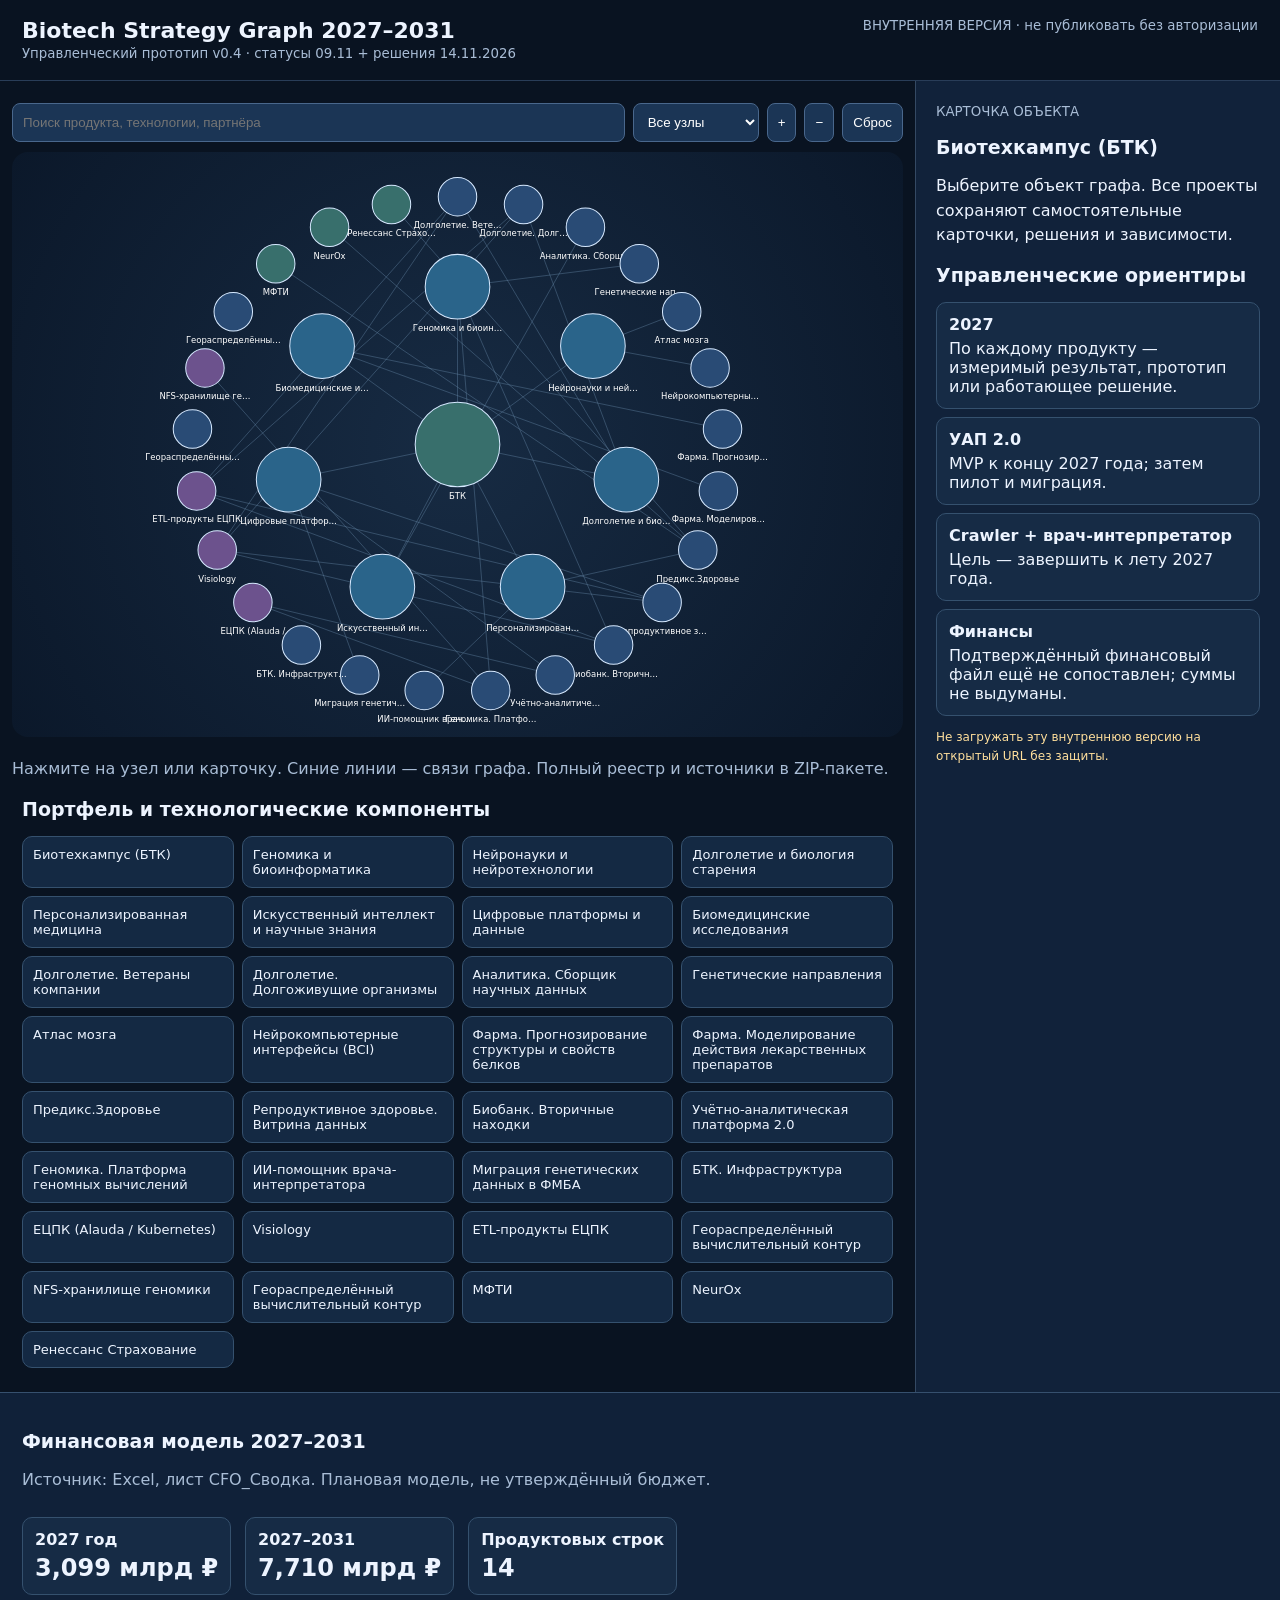
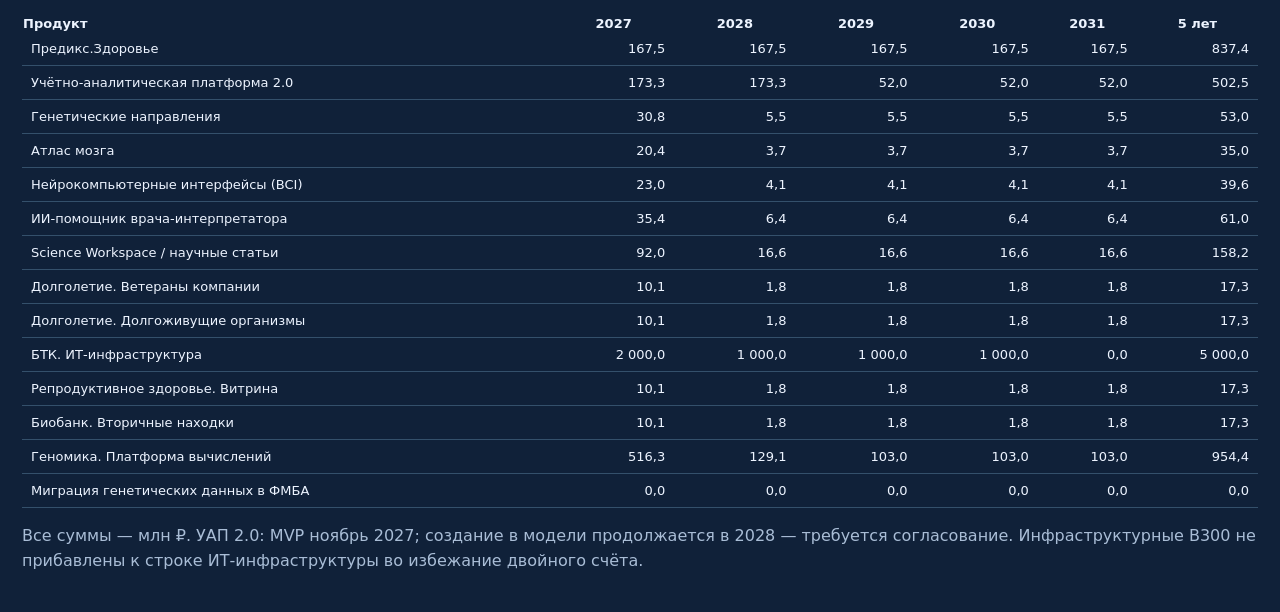
<file: biotech-demo/management-v0.5.html>
<!doctype html><html lang="ru"><head><meta charset="utf-8"><meta name="viewport" content="width=device-width,initial-scale=1"><title>Biotech Strategy Graph 2027–2031 · Management</title><style>:root{font-family:system-ui,Arial;color:#edf4ff;background:#091321}*{box-sizing:border-box}body{margin:0}header{padding:18px 22px;border-bottom:1px solid #293d58;display:flex;flex-wrap:wrap;justify-content:space-between;gap:8px}h1{font-size:22px;margin:0}small,.muted{color:#a9bdd6}main{display:grid;grid-template-columns:minmax(0,1fr) 365px;min-height:85vh}.viz{min-width:0;padding:12px}svg{width:100%;height:65vh;min-height:380px;background:radial-gradient(circle at center,#172b43,#0b182a);border-radius:16px;touch-action:pan-y}aside{background:#11223a;padding:20px;border-left:1px solid #344963;overflow:auto}h2{font-size:19px}p{line-height:1.55}.controls{display:flex;gap:8px;flex-wrap:wrap;margin:10px 0}input,select,button{background:#1b3555;border:1px solid #49678c;color:#fff;border-radius:8px;padding:10px}input{flex:1;min-width:150px}button{cursor:pointer}.card{border:1px solid #35516e;border-radius:10px;padding:12px;margin:8px 0;background:#162b45}.card b{display:block;margin-bottom:5px}.node{cursor:pointer}.node circle{stroke:#d6e9ff;stroke-width:1.3}.node text{fill:#fff;font-size:11px;pointer-events:none}.edge{stroke:#6688a6;stroke-opacity:.45;stroke-width:1.2}.list{display:grid;grid-template-columns:repeat(auto-fill,minmax(210px,1fr));gap:8px}.item{border:1px solid #35516e;background:#142943;border-radius:10px;padding:10px;cursor:pointer;font-size:13px}.item:hover{border-color:#b3d4ff}.pill{font-size:11px;color:#a9bdd6}.section{padding:0 10px 12px}.note{color:#ffdf9c;font-size:12px}@media(max-width:850px){main{display:block}svg{height:50vh;min-height:310px}aside{border:0;border-top:1px solid #344963}} </style></head><body><header><div><h1>Biotech Strategy Graph 2027–2031</h1><small>Управленческий прототип v0.4 · статусы 09.11 + решения 14.11.2026</small></div><small>ВНУТРЕННЯЯ ВЕРСИЯ · не публиковать без авторизации</small></header><main><div class="viz"><div class="controls"><input id="search" placeholder="Поиск продукта, технологии, партнёра"><select id="filter"><option value="">Все узлы</option><option value="initiative">Инициативы</option><option value="direction">Направления</option><option value="technology">Технологии</option><option value="organization">Организации</option></select><button onclick="zoom(1.2)">+</button><button onclick="zoom(.8)">−</button><button onclick="reset()">Сброс</button></div><svg id="svg" viewBox="0 0 1000 760"></svg><p class="muted">Нажмите на узел или карточку. Синие линии — связи графа. Полный реестр и источники в ZIP-пакете.</p><div class="section"><h2>Портфель и технологические компоненты</h2><div id="items" class="list"></div></div></div><aside><small>КАРТОЧКА ОБЪЕКТА</small><h2 id="title">Биотехкампус (БТК)</h2><div id="details"><p>Выберите объект графа. Все проекты сохраняют самостоятельные карточки, решения и зависимости.</p></div><h2>Управленческие ориентиры</h2><div class="card"><b>2027</b>По каждому продукту — измеримый результат, прототип или работающее решение.</div><div class="card"><b>УАП 2.0</b>MVP к концу 2027 года; затем пилот и миграция.</div><div class="card"><b>Crawler + врач-интерпретатор</b>Цель — завершить к лету 2027 года.</div><div class="card"><b>Финансы</b>Подтверждённый финансовый файл ещё не сопоставлен; суммы не выдуманы.</div><p class="note">Не загружать эту внутреннюю версию на открытый URL без защиты.</p></aside></main><script>const data={"nodes": [{"id": "org-btk", "name": "Биотехкампус (БТК)", "type": "organization", "goal": "", "plan": "", "desc": "", "source": ""}, {"id": "dir-01", "name": "Геномика и биоинформатика", "type": "direction", "goal": "", "plan": "", "desc": "", "source": ""}, {"id": "dir-02", "name": "Нейронауки и нейротехнологии", "type": "direction", "goal": "", "plan": "", "desc": "", "source": ""}, {"id": "dir-03", "name": "Долголетие и биология старения", "type": "direction", "goal": "", "plan": "", "desc": "", "source": ""}, {"id": "dir-04", "name": "Персонализированная медицина", "type": "direction", "goal": "", "plan": "", "desc": "", "source": ""}, {"id": "dir-05", "name": "Искусственный интеллект и научные знания", "type": "direction", "goal": "", "plan": "", "desc": "", "source": ""}, {"id": "dir-06", "name": "Цифровые платформы и данные", "type": "direction", "goal": "", "plan": "", "desc": "", "source": ""}, {"id": "dir-07", "name": "Биомедицинские исследования", "type": "direction", "goal": "", "plan": "", "desc": "", "source": ""}, {"id": "portfolio-001", "name": "Долголетие. Ветераны компании", "type": "initiative", "goal": "Получить проверяемый результат, прототип или работающее решение в 2027 году; конкретизация требуется", "plan": "", "desc": "", "source": ""}, {"id": "portfolio-002", "name": "Долголетие. Долгоживущие организмы", "type": "initiative", "goal": "Получить проверяемый результат, прототип или работающее решение в 2027 году; конкретизация требуется", "plan": "", "desc": "", "source": ""}, {"id": "portfolio-003", "name": "Аналитика. Сборщик научных данных", "type": "initiative", "goal": "Готовое работающее решение к лету 2027", "plan": "Прототип уже создан; ежемесячные итерации до лета 2027 года; граф знаний — обязательная часть решения; к лету планируется полноценное использование.", "desc": "", "source": "Устное подтверждение владельца портфеля, 14.11.2026"}, {"id": "portfolio-004", "name": "Генетические направления", "type": "initiative", "goal": "Получить проверяемый результат, прототип или работающее решение в 2027 году; конкретизация требуется", "plan": "", "desc": "", "source": ""}, {"id": "portfolio-005", "name": "Атлас мозга", "type": "initiative", "goal": "Партнёрские научные исследования", "plan": "Фокус на совместных исследованиях мозга, ДЦП, рассеянного склероза, болезни Альцгеймера и иных направлений; продуктовая форма и сроки требуют уточнения.", "desc": "", "source": "Устное подтверждение владельца портфеля, 14.11.2026"}, {"id": "portfolio-006", "name": "Нейрокомпьютерные интерфейсы (BCI)", "type": "initiative", "goal": "Партнёрские научные исследования", "plan": "Фокус на нейротехнологиях и партнёрских исследованиях; конкретные результаты и критерии готовности уточняются.", "desc": "", "source": "Устное подтверждение владельца портфеля, 14.11.2026"}, {"id": "portfolio-007", "name": "Фарма. Прогнозирование структуры и свойств белков", "type": "initiative", "goal": "Получить проверяемый результат, прототип или работающее решение в 2027 году; конкретизация требуется", "plan": "", "desc": "", "source": ""}, {"id": "portfolio-008", "name": "Фарма. Моделирование действия лекарственных препаратов", "type": "initiative", "goal": "Получить проверяемый результат, прототип или работающее решение в 2027 году; конкретизация требуется", "plan": "", "desc": "", "source": ""}, {"id": "portfolio-009", "name": "Предикс.Здоровье", "type": "initiative", "goal": "Развитие действующего продукта", "plan": "Развитие CGM-сценария; партнёрская сеть МФТИ и NeurOx; закупка 3 устройств; исследовательский пилот бесконтактного датчика: 100 без диабета, 100 с преддиабетом, 100 с диабетом (план, не клинически валидированная технология); оценка WSR/восстановления и сна; модуль психологической поддержки с «Ренессанс Страхование»; четыре пользовательских маршрута: здоровые, предриски, риски, заболевания; контроль лекарств и БАДов; стресс и сон; документы всех типов; персонализированные ИИ-рекомендации.", "desc": "", "source": "Устное подтверждение владельца портфеля, 14.11.2026"}, {"id": "portfolio-010", "name": "Репродуктивное здоровье. Витрина данных", "type": "initiative", "goal": "Получить проверяемый результат, прототип или работающее решение в 2027 году; конкретизация требуется", "plan": "", "desc": "", "source": ""}, {"id": "portfolio-011", "name": "Биобанк. Вторичные находки", "type": "initiative", "goal": "Получить проверяемый результат, прототип или работающее решение в 2027 году; конкретизация требуется", "plan": "", "desc": "", "source": ""}, {"id": "portfolio-012", "name": "Учётно-аналитическая платформа 2.0", "type": "initiative", "goal": "MVP к концу 2027 года", "plan": "Анализ УАП 1.0; восемь последовательных функциональных прототипов с ориентиром один каждые два месяца начиная с февраля 2027 года (сроки и количество требуют согласования); к концу 2027 года — MVP; затем пилот, миграция УАП 1.0 → 2.0 и развитие ещё не менее года.", "desc": "", "source": "Устное подтверждение владельца портфеля, 14.11.2026"}, {"id": "portfolio-013", "name": "Геномика. Платформа геномных вычислений", "type": "initiative", "goal": "Развёртывание и исследование возможностей", "plan": "В 2027 году развернуть платформу, изучить возможности, проверить сценарии и сформировать дальнейшую программу. Промышленная эксплуатация и коммерциализация на 2027 год не утверждены.", "desc": "", "source": "Устное подтверждение владельца портфеля, 14.11.2026"}, {"id": "portfolio-014", "name": "ИИ-помощник врача-интерпретатора", "type": "initiative", "goal": "Готовое работающее решение к лету 2027", "plan": "Прототип уже создан; планируются ежемесячные итерации прототипов, завершение к лету 2027 года. Критерии готовности и внедрения уточняются.", "desc": "", "source": "Устное подтверждение владельца портфеля, 14.11.2026"}, {"id": "portfolio-015", "name": "Миграция генетических данных в ФМБА", "type": "initiative", "goal": "Получить проверяемый результат, прототип или работающее решение в 2027 году; конкретизация требуется", "plan": "", "desc": "", "source": ""}, {"id": "initiative-infrastructure", "name": "БТК. Инфраструктура", "type": "initiative", "goal": "", "plan": "", "desc": "", "source": ""}, {"id": "tech-ecpk", "name": "ЕЦПК (Alauda / Kubernetes)", "type": "technology", "goal": "", "plan": "", "desc": "Корпоративная платформа управления инфраструктурой и приложениями; целевое размещение УАП 2.0 и Геномики", "source": ""}, {"id": "tech-visiology", "name": "Visiology", "type": "technology", "goal": "", "plan": "", "desc": "Общая BI-платформа четырёх независимых витрин", "source": ""}, {"id": "tech-etl", "name": "ETL-продукты ЕЦПК", "type": "technology", "goal": "", "plan": "", "desc": "Общие инструменты подготовки данных BI-витрин", "source": ""}, {"id": "initiative-geo", "name": "Геораспределённый вычислительный контур", "type": "initiative", "goal": "", "plan": "", "desc": "Строящаяся инфраструктура: план 7 серверов NVIDIA B300; экспертный ориентир 100 млн ₽ за сервер; S3-ёмкость предварительно 256 ПБ, требует подтверждения", "source": ""}, {"id": "infra-nfs", "name": "NFS-хранилище геномики", "type": "technology", "goal": "", "plan": "", "desc": "Оперативное хранение геномных данных; отдельный контур", "source": ""}, {"id": "infra-geo", "name": "Геораспределённый вычислительный контур", "type": "initiative", "goal": "", "plan": "", "desc": "Проектируемые 7 серверов NVIDIA B300; ориентир 100 млн ₽/сервер; S3 256 ПБ — гипотеза; Москва 40 ПБ — предварительная оценка", "source": ""}, {"id": "partner-mfti", "name": "МФТИ", "type": "organization", "goal": "", "plan": "", "desc": "Партнёрское направление Предикс.Здоровье", "source": ""}, {"id": "partner-neurox", "name": "NeurOx", "type": "organization", "goal": "", "plan": "", "desc": "Партнёрские устройства и исследовательский пилот", "source": ""}, {"id": "partner-renessans", "name": "Ренессанс Страхование", "type": "organization", "goal": "", "plan": "", "desc": "Партнёр по модулю психологической поддержки", "source": ""}], "edges": [{"id": "edge-dir-01", "from": "dir-01", "to": "org-btk", "type": "belongs_to", "certainty": "confirmed_by_user"}, {"id": "edge-dir-02", "from": "dir-02", "to": "org-btk", "type": "belongs_to", "certainty": "confirmed_by_user"}, {"id": "edge-dir-03", "from": "dir-03", "to": "org-btk", "type": "belongs_to", "certainty": "confirmed_by_user"}, {"id": "edge-dir-04", "from": "dir-04", "to": "org-btk", "type": "belongs_to", "certainty": "confirmed_by_user"}, {"id": "edge-dir-05", "from": "dir-05", "to": "org-btk", "type": "belongs_to", "certainty": "confirmed_by_user"}, {"id": "edge-dir-06", "from": "dir-06", "to": "org-btk", "type": "belongs_to", "certainty": "confirmed_by_user"}, {"id": "edge-dir-07", "from": "dir-07", "to": "org-btk", "type": "belongs_to", "certainty": "confirmed_by_user"}, {"id": "edge-portfolio-001", "from": "portfolio-001", "to": "dir-03", "type": "belongs_to", "certainty": "proposed_classification"}, {"id": "edge-portfolio-002", "from": "portfolio-002", "to": "dir-03", "type": "belongs_to", "certainty": "proposed_classification"}, {"id": "edge-portfolio-003", "from": "portfolio-003", "to": "dir-05", "type": "belongs_to", "certainty": "proposed_classification"}, {"id": "edge-portfolio-004", "from": "portfolio-004", "to": "dir-01", "type": "belongs_to", "certainty": "proposed_classification"}, {"id": "edge-portfolio-005", "from": "portfolio-005", "to": "dir-02", "type": "belongs_to", "certainty": "proposed_classification"}, {"id": "edge-portfolio-006", "from": "portfolio-006", "to": "dir-02", "type": "belongs_to", "certainty": "proposed_classification"}, {"id": "edge-portfolio-007", "from": "portfolio-007", "to": "dir-07", "type": "belongs_to", "certainty": "proposed_classification"}, {"id": "edge-portfolio-008", "from": "portfolio-008", "to": "dir-07", "type": "belongs_to", "certainty": "proposed_classification"}, {"id": "edge-portfolio-009", "from": "portfolio-009", "to": "dir-04", "type": "belongs_to", "certainty": "proposed_classification"}, {"id": "edge-portfolio-010", "from": "portfolio-010", "to": "dir-06", "type": "belongs_to", "certainty": "proposed_classification"}, {"id": "edge-portfolio-011", "from": "portfolio-011", "to": "dir-01", "type": "belongs_to", "certainty": "proposed_classification"}, {"id": "edge-portfolio-012", "from": "portfolio-012", "to": "dir-06", "type": "belongs_to", "certainty": "proposed_classification"}, {"id": "edge-portfolio-013", "from": "portfolio-013", "to": "dir-01", "type": "belongs_to", "certainty": "proposed_classification"}, {"id": "edge-portfolio-014", "from": "portfolio-014", "to": "dir-04", "type": "belongs_to", "certainty": "proposed_classification"}, {"id": "edge-portfolio-015", "from": "portfolio-015", "to": "dir-06", "type": "belongs_to", "certainty": "proposed_classification"}, {"id": "edge-uses-portfolio-001-tech-visiology", "from": "portfolio-001", "to": "tech-visiology", "type": "uses", "certainty": "confirmed_target_architecture"}, {"id": "edge-uses-portfolio-002-tech-visiology", "from": "portfolio-002", "to": "tech-visiology", "type": "uses", "certainty": "confirmed_target_architecture"}, {"id": "edge-uses-portfolio-010-tech-visiology", "from": "portfolio-010", "to": "tech-visiology", "type": "uses", "certainty": "confirmed_target_architecture"}, {"id": "edge-uses-portfolio-011-tech-visiology", "from": "portfolio-011", "to": "tech-visiology", "type": "uses", "certainty": "confirmed_target_architecture"}, {"id": "edge-uses-portfolio-001-tech-etl", "from": "portfolio-001", "to": "tech-etl", "type": "uses", "certainty": "confirmed_target_architecture"}, {"id": "edge-uses-portfolio-002-tech-etl", "from": "portfolio-002", "to": "tech-etl", "type": "uses", "certainty": "confirmed_target_architecture"}, {"id": "edge-uses-portfolio-010-tech-etl", "from": "portfolio-010", "to": "tech-etl", "type": "uses", "certainty": "confirmed_target_architecture"}, {"id": "edge-uses-portfolio-011-tech-etl", "from": "portfolio-011", "to": "tech-etl", "type": "uses", "certainty": "confirmed_target_architecture"}, {"id": "edge-uses-portfolio-012-tech-ecpk", "from": "portfolio-012", "to": "tech-ecpk", "type": "uses", "certainty": "confirmed_target_architecture"}, {"id": "edge-uses-portfolio-013-tech-ecpk", "from": "portfolio-013", "to": "tech-ecpk", "type": "uses", "certainty": "confirmed_target_architecture"}, {"id": "edge-update-033", "from": "portfolio-013", "to": "infra-nfs", "type": "uses", "certainty": "confirmed_by_user"}, {"id": "edge-update-034", "from": "portfolio-009", "to": "partner-mfti", "type": "supports", "certainty": "confirmed_by_user"}, {"id": "edge-update-035", "from": "portfolio-009", "to": "partner-neurox", "type": "supports", "certainty": "confirmed_by_user"}, {"id": "edge-update-036", "from": "portfolio-009", "to": "partner-renessans", "type": "supports", "certainty": "confirmed_by_user"}]};const N=data.nodes,E=data.edges;let scale=1,svg=document.getElementById('svg'),g=document.createElementNS('http://www.w3.org/2000/svg','g');svg.appendChild(g);const ns='http://www.w3.org/2000/svg';function el(t,a,p){let x=document.createElementNS(ns,t);Object.entries(a).forEach(([k,v])=>x.setAttribute(k,v));p.appendChild(x);return x}let positions={};const center=N.find(n=>n.id==='org-btk');positions[center.id]=[500,380];const dirs=N.filter(n=>n.type==='direction');dirs.forEach((n,i)=>{let a=i*Math.PI*2/dirs.length-Math.PI/2;positions[n.id]=[500+225*Math.cos(a),380+205*Math.sin(a)]});const rest=N.filter(n=>n.type!=='direction'&&n.id!==center.id);rest.forEach((n,i)=>{let a=i*Math.PI*2/rest.length-Math.PI/2;positions[n.id]=[500+345*Math.cos(a),380+322*Math.sin(a)]});function show(id){let n=N.find(x=>x.id===id);if(!n)return;document.getElementById('title').textContent=n.name;let links=E.filter(e=>e.from===id||e.to===id).map(e=>{let other=N.find(x=>x.id===(e.from===id?e.to:e.from));return other?'<li>'+other.name+' · '+e.type+'</li>':''}).join('');document.getElementById('details').innerHTML='<div class="card"><b>Тип</b>'+n.type+'</div>'+(n.goal?'<div class="card"><b>Цель 2027</b>'+n.goal+'</div>':'')+(n.plan?'<div class="card"><b>План владельца портфеля</b>'+n.plan+'</div>':'')+(n.desc?'<div class="card"><b>Описание</b>'+n.desc+'</div>':'')+'<div class="card"><b>Связи</b><ul>'+links+'</ul></div>'+(n.source?'<p class="muted">Источник: '+n.source+'</p>':'')};function draw(){g.replaceChildren();E.forEach(e=>{let a=positions[e.from],b=positions[e.to];if(a&&b)el('line',{x1:a[0],y1:a[1],x2:b[0],y2:b[1],class:'edge'},g)});N.forEach(n=>{let p=positions[n.id];let z=el('g',{class:'node',transform:'translate('+p[0]+','+p[1]+')'},g),r=n.id==='org-btk'?55:n.type==='direction'?42:25,c=n.type==='direction'?'#2a648a':n.type==='technology'?'#6c528d':n.type==='organization'?'#386f6c':'#294b75';el('circle',{r,fill:c},z);let words=n.name.split(' ');let label=n.id==='org-btk'?'БТК':words.slice(0,3).join(' ');if(label.length>17)label=label.slice(0,16)+'…';let t=el('text',{'text-anchor':'middle',y:r+16},z);t.textContent=label;z.onclick=()=>show(n.id)});apply()}function apply(){g.setAttribute('transform','translate('+500*(1-scale)+' '+380*(1-scale)+') scale('+scale+')')}function zoom(x){scale=Math.max(.55,Math.min(2.5,scale*x));apply()}function reset(){scale=1;apply()}function listing(){let q=document.getElementById('search').value.toLowerCase(),t=document.getElementById('filter').value;document.getElementById('items').replaceChildren();N.filter(n=>(!t||n.type===t)&&n.name.toLowerCase().includes(q)).forEach(n=>{let x=document.createElement('div');x.className='item';x.textContent=n.name;x.onclick=()=>show(n.id);document.getElementById('items').appendChild(x)})}document.getElementById('search').oninput=listing;document.getElementById('filter').onchange=listing;draw();listing();</script><section id="finance" style="padding:22px;background:#102139;border-top:1px solid #36506e"><h2>Финансовая модель 2027–2031</h2><p style="color:#a9bdd6">Источник: Excel, лист CFO_Сводка. Плановая модель, не утверждённый бюджет.</p><div style="display:flex;gap:14px;flex-wrap:wrap;margin:12px 0"><div class="card"><b>2027 год</b><strong style="font-size:24px">3,099 млрд ₽</strong></div><div class="card"><b>2027–2031</b><strong style="font-size:24px">7,710 млрд ₽</strong></div><div class="card"><b>Продуктовых строк</b><strong style="font-size:24px">14</strong></div></div><div style="overflow-x:auto"><table id="finance-table" style="width:100%;border-collapse:collapse;font-size:13px"><thead><tr><th style="text-align:left">Продукт</th><th>2027</th><th>2028</th><th>2029</th><th>2030</th><th>2031</th><th>5 лет</th></tr></thead><tbody></tbody></table></div><p style="color:#a9bdd6">Все суммы — млн ₽. УАП 2.0: MVP ноябрь 2027; создание в модели продолжается в 2028 — требуется согласование. Инфраструктурные B300 не прибавлены к строке ИТ-инфраструктуры во избежание двойного счёта.</p></section><script>const FINANCE_ITEMS=[{"number": 1, "name": "Предикс.Здоровье", "category": "ИТ / Наука", "annual": {"2027": 167489816, "2028": 167489816, "2029": 167489816, "2030": 167489816, "2031": 167489816}, "five_year_total": 837449080, "creation": 167489816, "development": 669959264, "notes": "167 489 816 ₽ каждый год; после 2027 развитие и сопровождение."}, {"number": 2, "name": "Учётно-аналитическая платформа 2.0", "category": "ИТ / Наука", "annual": {"2027": 173262715, "2028": 173262715, "2029": 51978814, "2030": 51978814, "2031": 51978814}, "five_year_total": 502461872, "creation": 346525430, "development": 155936442, "notes": "2027/2028 создание по 173 262 715 ₽; с 2029 30% от годового создания."}, {"number": 3, "name": "Генетические направления", "category": "ИТ / Наука", "annual": {"2027": 30824384, "2028": 5548389, "2029": 5548389, "2030": 5548389, "2031": 5548389}, "five_year_total": 53017940, "creation": 30824384, "development": 22193556, "notes": "2027 создание; 2028–2031 ежегодное развитие 18% от создания."}, {"number": 4, "name": "Атлас мозга", "category": "ИТ / Наука", "annual": {"2027": 20362222, "2028": 3665200, "2029": 3665200, "2030": 3665200, "2031": 3665200}, "five_year_total": 35023022, "creation": 20362222, "development": 14660800, "notes": "2027 создание; 2028–2031 ежегодное развитие 18% от создания."}, {"number": 5, "name": "Нейрокомпьютерные интерфейсы (BCI)", "category": "ИТ / Наука", "annual": {"2027": 23001183, "2028": 4140213, "2029": 4140213, "2030": 4140213, "2031": 4140213}, "five_year_total": 39562035, "creation": 23001183, "development": 16560852, "notes": "2027 создание; 2028–2031 ежегодное развитие 18% от создания."}, {"number": 6, "name": "ИИ-помощник врача-интерпретатора", "category": "ИТ / Наука", "annual": {"2027": 35443481, "2028": 6379827, "2029": 6379827, "2030": 6379827, "2031": 6379827}, "five_year_total": 60962789, "creation": 35443481, "development": 25519308, "notes": "2027 создание; 2028–2031 ежегодное развитие 18% от создания."}, {"number": 7, "name": "Science Workspace / научные статьи", "category": "ИТ / Наука", "annual": {"2027": 91996973, "2028": 16559455, "2029": 16559455, "2030": 16559455, "2031": 16559455}, "five_year_total": 158234793, "creation": 91996973, "development": 66237820, "notes": "2027 создание; 2028–2031 ежегодное развитие 18% от создания."}, {"number": 8, "name": "Долголетие. Ветераны компании", "category": "BI", "annual": {"2027": 10073112, "2028": 1813160, "2029": 1813160, "2030": 1813160, "2031": 1813160}, "five_year_total": 17325752, "creation": 10073112, "development": 7252640, "notes": "BI Visiology и ETL, 10 073 112 ₽ создание; распределение общего BI-ядра 25% на витрину."}, {"number": 9, "name": "Долголетие. Долгоживущие организмы", "category": "BI", "annual": {"2027": 10073112, "2028": 1813160, "2029": 1813160, "2030": 1813160, "2031": 1813160}, "five_year_total": 17325752, "creation": 10073112, "development": 7252640, "notes": "BI Visiology и ETL, 10 073 112 ₽ создание; распределение общего BI-ядра 25% на витрину."}, {"number": 10, "name": "БТК. ИТ-инфраструктура", "category": "ИТ / Наука", "annual": {"2027": 2000000000, "2028": 1000000000, "2029": 1000000000, "2030": 1000000000, "2031": 0}, "five_year_total": 5000000000, "creation": 5000000000, "development": 0, "notes": "Инфраструктура: 2027 — 2 млрд ₽; 2028–2030 — по 1 млрд ₽; 2031 — 0 ₽. Общая стоимость 5 млрд ₽."}, {"number": 11, "name": "Репродуктивное здоровье. Витрина", "category": "BI", "annual": {"2027": 10073112, "2028": 1813160, "2029": 1813160, "2030": 1813160, "2031": 1813160}, "five_year_total": 17325752, "creation": 10073112, "development": 7252640, "notes": "BI Visiology и ETL, 10 073 112 ₽ создание; распределение общего BI-ядра 25% на витрину."}, {"number": 12, "name": "Биобанк. Вторичные находки", "category": "BI", "annual": {"2027": 10073112, "2028": 1813160, "2029": 1813160, "2030": 1813160, "2031": 1813160}, "five_year_total": 17325752, "creation": 10073112, "development": 7252640, "notes": "BI Visiology и ETL, 10 073 112 ₽ создание; распределение общего BI-ядра 25% на витрину."}, {"number": 13, "name": "Геномика. Платформа вычислений", "category": "ИТ / Наука", "annual": {"2027": 516286677, "2028": 129071669, "2029": 103000000, "2030": 103000000, "2031": 103000000}, "five_year_total": 954358346, "creation": 645358346, "development": 309000000, "notes": "2027 создание 516 286 677 ₽, 2028 создание 129 071 669 ₽; 2029–2031 по 103 млн ₽."}, {"number": 14, "name": "Миграция генетических данных в ФМБА", "category": "ИТ / Наука", "annual": {"2027": 0, "2028": 0, "2029": 0, "2030": 0, "2031": 0}, "five_year_total": 0, "creation": 0, "development": 0, "notes": "Фиксированный бюджет."}];const fmt=x=>(x/1e6).toLocaleString('ru-RU',{minimumFractionDigits:1,maximumFractionDigits:1});const tb=document.querySelector('#finance-table tbody');FINANCE_ITEMS.forEach(x=>{let tr=document.createElement('tr');[x.name,...['2027','2028','2029','2030','2031'].map(y=>fmt(x.annual[y])),fmt(x.five_year_total)].forEach((v,i)=>{let td=document.createElement('td');td.textContent=v;td.style.cssText='padding:9px;border-bottom:1px solid #34506b;'+(i?'text-align:right;white-space:nowrap':'min-width:240px');tr.appendChild(td)});tb.appendChild(tr)});</script></body></html>
</file>
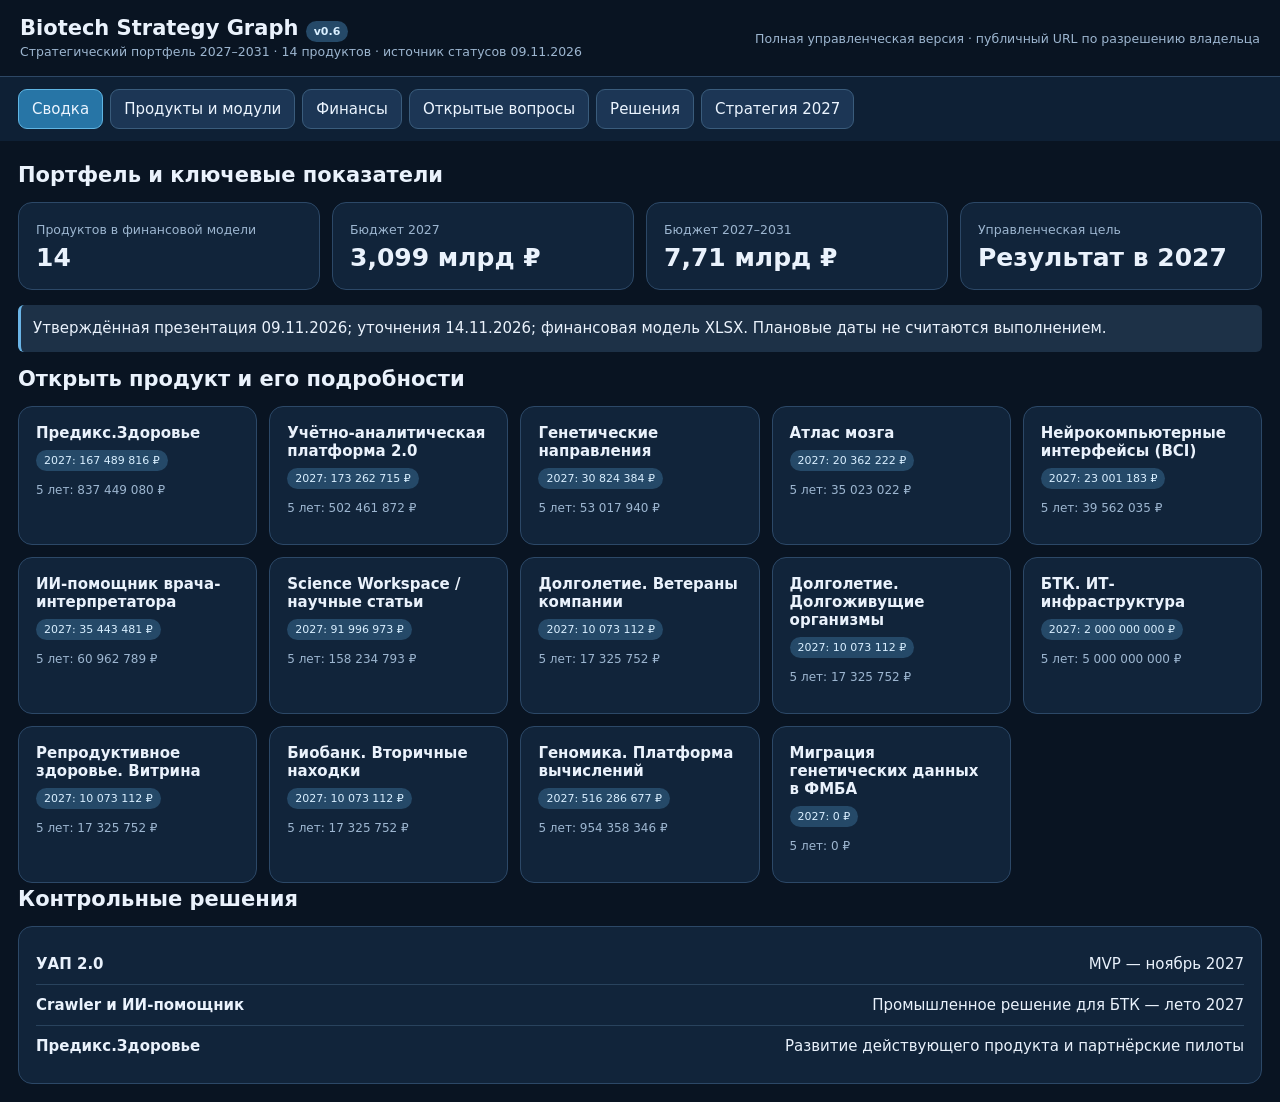
<file: biotech-demo/management-v0.6-full.html>
<!doctype html><html lang="ru"><head><meta charset="utf-8"><meta name="viewport" content="width=device-width,initial-scale=1"><title>Biotech Strategy Graph v0.6 · Управление портфелем</title><style>
:root{font:15px system-ui,-apple-system,Segoe UI,Arial;background:#091422;color:#eaf2fc}*{box-sizing:border-box}body{margin:0}header{padding:16px 20px;border-bottom:1px solid #2d4765;display:flex;align-items:center;justify-content:space-between;gap:12px;flex-wrap:wrap}h1{font-size:21px;margin:0}h2{font-size:21px;margin:4px 0 15px}h3{font-size:16px;margin:0 0 8px}small,.muted{color:#9db6d0}nav{display:flex;gap:7px;overflow-x:auto;padding:12px 18px;background:#0e2035;position:sticky;top:0;z-index:5}button,input{font:inherit}button{background:#1c3655;color:#ecf5ff;border:1px solid #3a5c7c;padding:10px 13px;border-radius:9px;cursor:pointer}button.active{background:#2775a6;border-color:#60b5e3}button:hover{border-color:#9ac8ee}.wrap{max-width:1450px;margin:auto;padding:18px}.grid{display:grid;grid-template-columns:repeat(auto-fit,minmax(220px,1fr));gap:12px}.metric,.panel,.product{background:#11243a;border:1px solid #2c4867;border-radius:14px;padding:17px}.metric strong{display:block;font-size:25px;margin-top:5px}.muted{font-size:13px}.product{cursor:pointer}.product:hover{border-color:#7bbbe5}.product b{display:block;margin:0 0 8px}.tag{font-size:11px;background:#254968;border-radius:20px;padding:4px 8px;display:inline-block;color:#d9efff}.layout{display:grid;grid-template-columns:280px minmax(0,1fr);gap:15px}.sidebar{display:flex;flex-direction:column;gap:6px;max-height:78vh;overflow:auto}.sidebar button{text-align:left;font-size:13px}.content{min-width:0}.tabs{display:flex;gap:6px;flex-wrap:wrap;margin:15px 0}.tabs button{font-size:13px;padding:9px}.list{margin:0;padding-left:21px;line-height:1.65}.list li{margin:6px 0}.row{display:flex;justify-content:space-between;gap:12px;border-bottom:1px solid #29435d;padding:11px 0}.row:last-child{border:0}table{width:100%;border-collapse:collapse;font-size:13px}th,td{padding:10px;border-bottom:1px solid #2a4662;text-align:left}th{color:#abc4df}td.num{text-align:right;white-space:nowrap}.scroll{overflow:auto}pre{white-space:pre-wrap;overflow-wrap:anywhere;line-height:1.5;font:12px/1.5 system-ui;color:#c2d6eb;max-height:65vh;overflow:auto}.note{background:#1d3147;border-left:3px solid #6ab4e6;padding:12px;border-radius:6px;line-height:1.5}.empty{color:#8daac5;font-style:italic}input{background:#132b45;border:1px solid #3c607e;color:white;padding:12px;border-radius:9px;width:100%}.headrow{display:flex;justify-content:space-between;gap:12px;align-items:center;flex-wrap:wrap}.mini{font-size:12px;color:#9db6d0}a{color:#9bd5ff}.hidden{display:none}@media(max-width:760px){.layout{display:block}.sidebar{max-height:230px;margin-bottom:14px}.wrap{padding:12px}header{padding:14px}h1{font-size:18px}.metric strong{font-size:22px}nav{padding:9px}.panel{padding:13px}}
</style></head><body><header><div><h1>Biotech Strategy Graph <span class="tag">v0.6</span></h1><small>Стратегический портфель 2027–2031 · 14 продуктов · источник статусов 09.11.2026</small></div><small>Полная управленческая версия · публичный URL по разрешению владельца</small></header><nav id="nav"></nav><main class="wrap" id="app"></main><script id="dataset" type="application/json">{"version": "0.6.0", "date": "2026-11-14", "products": [{"id": "p1", "name": "Предикс.Здоровье", "category": "ИТ / Наука", "finance": {"number": 1, "name": "Предикс.Здоровье", "category": "ИТ / Наука", "annual": {"2027": 167489816, "2028": 167489816, "2029": 167489816, "2030": 167489816, "2031": 167489816}, "five_year_total": 837449080, "creation": 167489816, "development": 669959264, "notes": "167 489 816 ₽ каждый год; после 2027 развитие и сопровождение."}, "purpose": "Мобильный персональный цифровой помощник: профилактика, выявление рисков, управление здоровьем и сопровождение пользователя. Данные образа жизни, устройств, медицины и генетики.", "achieved": ["Мобильное приложение Android и iOS — действующий продукт", "Модуль питания: распознавание еды по описанию и работа с камерой — отмечено как доработанное в статусе 09.11", "507 установок; MAU 222; WAU 105 — срез 09.11.2026", "Проведена рекламная кампания на 3 500 человек; коммуникации с пользователями", "Паспорт здоровья, анкеты, показатели устройств, раздел документов и индексы — описаны в продуктовой спецификации; точный состав релиза требует сверки"], "modules": [["Главная / риски", "Кардиологические, онкологические, диабетические и метаболические риски; карточки рекомендаций", "описано в продуктовой модели"], ["Индексы", "Биологический возраст, самочувствие, стресс; PhenoAge по лабораторным данным", "описано; состав текущего релиза уточняется"], ["Паспорт здоровья", "Антропометрия, генетика, лабораторные исследования, сводные статусы", "описано в продуктовой модели"], ["Анкеты", "Общая, кардиологическая, онкологическая, диабетическая, питание", "описано в продуктовой модели"], ["Показатели и устройства", "Health Connect, Samsung Health; интеграции и пилоты с устройствами", "частично реализовано / развитие"], ["Питание", "Оценка питания по тексту, фото, питьевой баланс, аллергены, алкоголь", "частично реализовано / часть в работе"], ["Документы", "Медицинские документы, лабораторные и инструментальные исследования, диспансеризация, извлечение данных", "развитие; плановая веха 30.11"], ["ИИ-рекомендации", "Лабораторные анализы, персональные рекомендации, навигационный чат-бот", "развитие; плановая веха 10.01.2027"], ["Генетический паспорт", "WGS, интерпретация рисков, вторичные находки, доверенный обмен", "концепция и развитие"], ["Четыре маршрута пользователя", "Здоровые; предриски; выявленные риски; диагностированные заболевания", "план 2027"], ["Лекарства и БАДы", "Контроль приёма, рекомендации и безопасность", "план 2027"], ["Стресс и сон", "Сон, восстановление, WSR и персонализированные рекомендации", "план 2027"], ["CGM и глюкоза", "Оценка неинвазивного датчика в пилоте, интеграция при доказанной точности", "исследовательский пилот 2027"]], "partners": [["МФТИ / Физтех", "Научно-техническое партнёрство; параметры работ уточняются"], ["NeurOx", "Устройства и неинвазивный датчик; сначала закупка 3 устройств; пилот 100 без диабета + 100 с преддиабетом + 100 с диабетом; проверка точности, WSR и восстановление"], ["Ренессанс Страхование", "Совместная разработка модуля психологической поддержки"]], "plan": ["Развивать рекомендации как непрерывное сопровождение пользователя", "Развивать полный цикл медицинских документов", "Пилот 300 участников по оценке датчика глюкозы (план, не доказательство клинической пригодности)", "Реализовать психологическую поддержку с партнёром", "Развивать сценарии четырёх групп пользователей", "Усилить контроль лекарств, БАДов, стресса и сна"], "questions": ["Критерии точности и клинической валидации неинвазивного датчика", "Соглашения, ответственность и сроки по каждому партнёру", "Какие модули уже доступны в промышленном релизе на дату следующего среза?", "Целевые показатели вовлечения и пользователей 2027"], "source": {"page": 3, "text": "Источник: страница 3 презентации.\n\n```text\nПредикс.Здоровье                                                                                                                                               Целевой продукт\n\n                                                                                                                                                               Ценность: Профилактика → раннее выявление рисков → управление\n                                                                                                                                                               здоровьем.\n                                                                                                                                                               Функции: Мониторинг → анализ → рекомендации → контроль результата.\nРуководитель      CX-эксперт:          Аналитика:        Маркетинг:      Архитектор:\n                                                                                                                                                               Суть: Персональный цифровой помощник по здоровью.\nнаправления ИТ:\nКуляшов Александр\n                  Орешкова Екатерина   Ушакова Людмила   Силаев Герман   Шутов Георгий                 09.11                                                   Данные: Образ жизни + устройства + медицина + генетика.\n                                                                                                      Статус\n                                                                                                                                                               Формат: Мобильное приложение.\n                                                                                           2026                                                    2027\n     Ключевые активности                                                                                                                                                                                  Статус\n                                                август           сентябрь                октябрь          ноябрь             декабрь              январь\n                                                                                                                                                                Модуль питания:\n                                                                                                      30.10          13.11             30.11                    Доработан функционал:\n                                                                                                 Реализация        Версии         Сохранение                    • распознавание еды по описанию;\n                                                                                                    Модуля      идентичны         документов                    • функционал работы с камерой (автофокус).\n Разработка                                                                                         питания                  диспансеризации                    В работе:\n                                                                                                                                                                • Доработка функционала питьевого баланса и употребления алкоголя;\n                                                                                                                                                                • Подготовка матрицы разработки функционала (на основе пользовательских путей, обратной\n                                                                  03.09                  01.10                                                                      связи от пользователей).\n                                                                                                                01.11                                  10.01\n                                                         Оценка водного        Оценка питания        Рекомендации по                      Чат-бот помогает в\n                                                               баланса          по текстовому           лабораторным                           навигации по     •   Разработка модуля рекомендаций по анализам;\n                                                                                      запросу          исследованиям                            приложению      •   Тестирование модуля извлечения аллергенов из еды.\n Искусственный интеллект\n\n\n                                                                                                                                                                Установки: 507 (+13) Активных в месяц (MAU): 222 (-3); Активных в неделю (WAU): 105 (-44)\n                                                                                                                                                                Стратегические задачи\n                                                                                                                                                                • Реактивация пользователей: мероприятия обеспечили рост MAU и WAU, однако активация\n                                                   10.08                01.09                           01.11              01.12    предварительно\n                                                                   Проведена                                                                   10.12            остаётся ниже плана — 44% при целевых 52% на конец октября.\n                                           Сформированы                                         Обновленное        Планирование\n                                              рекламные            рекламная                                                            Расширение              • Развитие цифровой платформы: получены первые результаты, ведётся доработка вёрстки и\n                                                                                          уникальное торговое       ВКС куратора\n                                                гипотезы            кампания                 предложение для          продукта с   аудитории (10 000            контента.\n Продвижение и реклама                                        на 3500 человек                                                               человек             • Повышение активности и привлечение: проведена коммуникация с пользователями посредством\n                                                                                           целевой аудитории     пользователями\n                                                                                                                                                                электронной почтовой рассылки.\n                                                                                                                                                                • Масштабирование: количественное исследование проведено, получено 354 ответа, выполняется\n                                                                                                                                                                обработка данных.\n                                                                                                                                                                • Развитие бренда: брендбук на завершающей стадии, дорабатывается логотип, согласовывается\n                                                                                                                                                                нейминг. Ведётся подготовка к запуску в магазинах приложений.\n                                                               11.09                        01.10                                                               Опыт вторнахов:\n                                                Завершение обработки                                                    01.11\n                                                                            Планирование задач на        Выход на вторнахов с                                   Получены 23 анкеты по итогам рассылки через БТК, составлен прототип CJM Вторнаха на основе\n                                                           данных по           доработку удобства\n                                                       тестированию                                           исследованием                                     анкет и вторичных данных. Начало декабря - уточненный CJM Вторнаха с учетом интервью\n Улучшение удобства\n                                                            удобства\n приложения                                                                                                                                                     Количественные оценки по функциональности для дорожной карты:\n                                                                                                                                                                Обновлены данные по опросу по итогам рассылки через Соцблок (выборка МСК+Регионы N=455)\n                                                                                                                                                                для приоритизации задач\n                                                                                                      01.11                       01.12\n                                                                                                Интеграция                Согласование                          Neyrox:\n                                                                                               Neyrox с iOS           пилотного проекта                         • Изменение интеграции (с облаком данных) для Android и Ios.\n                                                                                                                            с Ренесанс                          Ренесанс страхование:\n Работа с партнерами                                                                                                                                            • NDA со стороны СИБИНТЕК согласовано;\n                                                                                                                                                                • Рабочая встреча с вендором 13.11.2026 (обсуждение условий пилота).\n\n                                                                                                                                                                                                                                            3\n     Вопросы руководству: В приложении\n```"}, "decisions": []}, {"id": "p2", "name": "Учётно-аналитическая платформа 2.0", "category": "ИТ / Наука", "finance": {"number": 2, "name": "Учётно-аналитическая платформа 2.0", "category": "ИТ / Наука", "annual": {"2027": 173262715, "2028": 173262715, "2029": 51978814, "2030": 51978814, "2031": 51978814}, "five_year_total": 502461872, "creation": 346525430, "development": 155936442, "notes": "2027/2028 создание по 173 262 715 ₽; с 2029 30% от годового создания."}, "purpose": "Новая версия учётно-аналитической платформы для лабораторных и генетических процессов; развитие и последующая миграция с УАП 1.0.", "achieved": ["УАП 1.0 существует; проводится анализ текущего продукта", "Прорабатываются требования и целевая архитектура"], "modules": [["УАП 1.0", "Исходная система для анализа и миграции", "действует"], ["УАП 2.0", "Целевой продукт на Kubernetes / ЕЦПК", "разработка"], ["Прототипы", "Последовательные/параллельные функциональные поставки; количество пересматривается", "план"], ["Миграция", "Перенос данных и процессов из УАП 1.0", "после MVP"]], "partners": [], "plan": ["MVP к ноябрю 2027 года", "После MVP — пилот, миграция, развитие минимум год"], "questions": ["Утвердить перечень функциональных прототипов и календарь", "Определить критерии приёмки MVP и состав миграции"], "source": {"page": 4, "text": "Источник: страница 4 презентации.\n\n```text\nУчётно-аналитическая платформа 2.0                                                                                                          Целевой продукт\n\n                                                                                                                                            Ценность: Единая работа с партнёрами, данными и статусами взаимодействия.\n                                                                                                                                            Функции: Учёт → обмен → контроль → аналитика → управление доступом.\n                                                                                                                                            Суть: Новое поколение действующей партнёрской платформы.\n                                                                                                                                            Данные: Партнёры + проекты + передача данных + статусы + результаты.\nРуководитель\nнаправления ИТ:\n                         РП:\n                  Панькина Светлана\n                                      Архитектор:\n                                      Анисимов Константин\n                                                                                                                                            Формат: Корпоративная веб-платформа.\nКуляшов Александр\n\n                                                                  09.11\n                                                                 Статус\n\n\n                                                                          2026                                       2027\n     Ключевые активности                                                                                                                                                            Статус\n                                                октябрь              ноябрь                декабрь       январь   февраль            март\n                                                                                                                                            Результат:\n                                                  01.10                     10.11       01.12                          01.02                • Разработан проект Бизнес и функциональных треборваний и передан в Биотек-Кампус\n                                             Подготовка            Встреча в БТК.        ФТТ                            РСД                 План на следующую неделю:\n                                              предв. БТ              Архитектура согласованы                      согласован\n                                                                                                                                            • Доработка БТ/ ФТ на стороне БТК;\n                                                                                                                                            • Встреча в БТК. Обсуждение архитектуры.\n Проектная документация\n\n\n                                                         15.10            19.11\n                                                     Встреча в              БТ\n                                                    БТК. AS-IS     согласованы\n\n                                                                                                                                            Разработка Дорожной карты (ДК):\n                                                                            16.11                22.12                                      • Согласование приоритетов и сроков по ДК;\n                                                                                                                                 02.03      • Схемы восьми прототипов и прототипа интерфейса (42 экрана, роли, ключевые сценарии)\n                                                                               ДК            Прототип\n                                                                                                                            Прототип 1         направлены Заказчику.\n                                                                      согласована          интерфейса\n Разработка УАП 2.0                                                                                                                         План на следующую неделю:\n                                                                                                                                            • Детализировать критерии приемки Прототипа 1 на основе согласованных бизнес-требований.\n\n                                                                                  16.11                                                     На проект выделены:\n                                                  01.10                                                                                     • Архитектор;\n                                             Архитектор                   Разработчик 1;\n                                                                          Разработчик 2                                                     • Аналитик;\n\n Ресурсы                                                                                                                                    Запланировано выделение:\n                                                                                                                                            • Разработчиков\n\n                                                               30.10\n                                                            Аналитик\n\n                                                                                                                                                                                                                     4\n    Вопросы руководству: нет\n```"}, "decisions": ["Размещение в Kubernetes поверх ЕЦПК", "MVP в ноябре 2027; число прототипов пересмотреть"]}, {"id": "p3", "name": "Генетические направления", "category": "ИТ / Наука", "finance": {"number": 3, "name": "Генетические направления", "category": "ИТ / Наука", "annual": {"2027": 30824384, "2028": 5548389, "2029": 5548389, "2030": 5548389, "2031": 5548389}, "five_year_total": 53017940, "creation": 30824384, "development": 22193556, "notes": "2027 создание; 2028–2031 ежегодное развитие 18% от создания."}, "purpose": "См. подробный утверждённый статус от 09.11.2026.", "achieved": [], "modules": [], "partners": [], "plan": [], "questions": [], "source": {"page": 5, "text": "Источник: страница 5 презентации.\n\n```text\nГенетические направления                                                                                                  Ожидаемые результаты\n                                                                                                                          • Паркинсон: Из ~600 пациентов у ~110-120 ожидается выявление мутаций.\n                                                                                                                            Из них у ~70% (~80 человек) — польза от изменения терапии.\n                                                                                                                          • Эпилепсия: Находки — 50%; изменение терапии — 80%; реальный успех —\n                                                                                                                          30%.\nРуководитель                                                                                                              • ДЦП: Доля находок — 50%; изменение ведения и терапии — 25-30%.\nнаправления:\nГолицына Мария                                                                                                            • РС: Изменение протокола лечения больных РС за счет добавления пробиотика.\n                                                                                  09.11\n                                                                                 Статус\n\n\n                                                             2026\n     Ключевые активности                                                                                                                                                Статус\n                               август            сентябрь            октябрь              ноябрь           декабрь\n                                                                                                                           Получено образцов: 330;\n                                                             21.09\n                                                          Семинар\n                                                                                      02.11                      30.12     Отсеквенировано: 293 Интерпретировано: 124\n                                                                               330 образцов        Отсеквенировано:353\n                                                        по анализу\n Паркинсон                                             результатов                                                         Результаты: у 49 пациентов есть находки, у 12 с известным клиническим значением, у 9 пациентов\n                                                                                                                           планируется изменение тактики ведения\n\n\n                                                                                                                           Получено: 67 (+3);\n                                         21.08                                         02.11                     30.12     Отсеквенировано: 3; Интерпретировано: 0.\n                               Первая поставка                                    67 образца       Отсеквенировано:210\n                                     образцов\n Эпилепсия\n\n                                         21.08                                                                             Получено: 280 (+21);\n                               Первая поставка                                          02.11                     30.12    Отсеквенировано: 101; Интерпретировано: 0.\n                                     образцов                                    280 образцов      Отсеквенировано: 450\n ДЦП\n\n                                                     09.09                 19.10-23.10                                     По РС проведен ряд встреч, сделан обзор литературы, согласована цель эксперимента. Принято\n                                      ИЭМ прислали проект        Договорились создать                                      решение о создании совместной с ИЭМ лаборатории, на базе которой будет проводиться\n Рассеянный склероз (РС)            клинического испытания   совместную лабораторию с                                      исследование связи микробиоты с течением РС и методов улучшения качества жизни.\n                                                пробиотика                       ИЭМ\n (исключен)\n\n                                                                                                                                                                                                           5\n    Вопросы руководству: нет\n```"}, "decisions": []}, {"id": "p4", "name": "Атлас мозга", "category": "ИТ / Наука", "finance": {"number": 4, "name": "Атлас мозга", "category": "ИТ / Наука", "annual": {"2027": 20362222, "2028": 3665200, "2029": 3665200, "2030": 3665200, "2031": 3665200}, "five_year_total": 35023022, "creation": 20362222, "development": 14660800, "notes": "2027 создание; 2028–2031 ежегодное развитие 18% от создания."}, "purpose": "Стратегические исследования и партнёрские проекты по мультимодальным данным мозга.", "achieved": [], "modules": [], "partners": [], "plan": ["Продолжать партнёрские исследования ДЦП, РС, Альцгеймера; конкретная привязка требует согласования"], "questions": [], "source": {"page": 6, "text": "Источник: страница 6 презентации.\n\n```text\nАтлас мозга                                                                                                                                    Целевой продукт\n\n                                                                                                                                               Ценность: Повышение качества и скорости анализа исследований мозга.\n                                                                                                                                               Функции: Визуализация → анализ → выявление отклонений → второе мнение.\n                                                                                                                                               Суть: Цифровое рабочее пространство врача с AI-поддержкой.\n                                                                                                                                               Данные: МРТ + ПЭТ/КТ + ЭЭГ + клинические данные.\nРуководитель\nнаправления:\n                     РП:\n               Бережной Сергей\n                                 Аналитик:\n                                 Синегубов Андрей\n                                                                                                                                               Формат: Медицинская аналитическая платформа.\nГолицына Мария                                                                              09.11\n                                                                                           Статус\n\n\n                                                                                 2026                                                  2027\n     Ключевые активности                                                                                                                                                                    Статус\n                                               август        сентябрь           октябрь       ноябрь            декабрь            январь\n                                                                                                                                               •   Ожидаем решение о целевом виде продукта.\n                                                         28.08          11.09\n                                                    Прототип 1     Прототип 2\n Создание прототипа\n продукта\n\n                                                                    11.09                           11.12                              15.12   •   Ожидаем решение о целевом виде продукта.\n                                                     Разработаны бизнес-                            Бизнес-требования        Предварительно\n                                                    требования к продукту                           согласованы                     - начало\n                                                                                                    с БТК и ИМЧ                  разработки\n Создание целевого                                                                                                                 продукта\n решения\n\n                                                                                                                                               •   В настоящий момент идет согласование лаборатории и финасирование со стороны министерства;\n                                                                                                                                               •   В ноябре планируется встреча ИМЧ с К.В. Севериновым;\n                                                                                                                  01.12                        •   До 6 ноября юрист ИМЧ свяжется для согласования NDA.\n                                                                                                           NDA подписан\n Договорные отношения\n\n                                                                                                                                               •   Проект со студентами — в самом начале; демо — в середине декабря.\n                                                                                                           02.12               15.12           •   ДЦП, видео: открытые данные (938 записей), точность 0.73 против 0.77 в статье; нужно расширить\n                                                           07.09                                  Выбор моделей                Демо\n                                                                                   01.10\n                                                                                               для экспериментов        студенческих               данные и дообучить модели на модальность младенцев.\n Получение данных для                             ИБ анонимного           Оценка объема                                                        •   ДЦП, датчики: анализ литературы и тулов; данные с датчиков переводим в визуализацию походки;\n                                               пациента получено                 данных                                     проектов\n обучения ML моделей                                                                                                                               за две недели — выбор модели и досбор датасетов.\n                                                                                                                                               •   Эпилепсия: встреча с эпилептологом, выбраны 2 направления — очаг по МРТ, наличие эпилепсии\n                                                                                                                                                   по ЭЭГ у малышей; оценка данных и выбор моделей — веха ~ 02.12.\n\n                                                                                                                                                                                                                                 6\n     Вопросы руководству: Нет\n```"}, "decisions": []}, {"id": "p5", "name": "Нейрокомпьютерные интерфейсы (BCI)", "category": "ИТ / Наука", "finance": {"number": 5, "name": "Нейрокомпьютерные интерфейсы (BCI)", "category": "ИТ / Наука", "annual": {"2027": 23001183, "2028": 4140213, "2029": 4140213, "2030": 4140213, "2031": 4140213}, "five_year_total": 39562035, "creation": 23001183, "development": 16560852, "notes": "2027 создание; 2028–2031 ежегодное развитие 18% от создания."}, "purpose": "Стратегические исследования нейроинтерфейсов и медицинских применений.", "achieved": [], "modules": [], "partners": [], "plan": ["Развивать исследовательские и партнёрские направления, без обещания промышленного продукта в 2027"], "questions": [], "source": {"page": 7, "text": "Источник: страница 7 презентации.\n\n```text\nНейрокомпьютерные интерфейсы (BCI)\n                                                                                                  .\n                                                                                                                         Целевой продукт\n\n                                                                                                                         Ценность: Возвращение возможностей коммуникации и взаимодействия людям с\n                                                                                                                         тяжёлыми двигательными нарушениями.\n                                                                                                                         Функции: Нейросигнал → распознавание намерения → управляющая команда →\n                                                                                                                         внешнее устройство.\nРуководитель\nнаправления:                                                                                                             Суть: Инвазивный интерфейс «мозг — компьютер».\nГолицына Мария                                                                                                           Применение: Компьютер + коммуникация + роботизированные системы +\n                                                                                09.11\n                                                                                                                         восстановление движения.\n                                                                               Статус                                    Формат: Имплант + программно-алгоритмический комплекс.1\n\n                                                                    2026                                         2027\n     Ключевые активности                                                                                                                                            Статус\n                                  август          сентябрь        октябрь          ноябрь        декабрь        январь\n                                                                                                                         •   Подготовлено предложение для создания совместной лаборатории с МФТИ и представлено\n                                                                                                                             ректору;\n                                        08.2026                 17.09                                   10.12            •   В Пироговку передано ТЗ на пациентов: сейчас ожидаем от них смету;\n                                                     Встреча с МФТИ            22.10    Согласованы договоры\n                               Встреча с МФТИ.                              Встреча                                      •   Проведена встреча с ИМЧ, на предмет предоставления пациентов в рамках лаборатории – сейчас\n                           Начало работы над ТЗ      для обсуждения                             для создания\n                                                         совместной     с Пироговкой              совместной                 уточняем детали;\n                                для совместной\n                                   лабораторией         лаборатории                              лаборатории             •   Согласован внешний эксперт курирующий деятельность лаборатории- Ведется совместная работа\n Лаборатория МФТИ                                                                                                            по детализации соглашения между МФТИ и БТК;\n                                                                                                                         •   Получено предложение по роботизированному компоненту;\n                                                                                                                         •   Проведена встреча с Пироговкой. Обсудили принципиальную возможность передачи данных,\n                                                                                                                             следующий этап – согласование ТЗ.\n\n                                                                                                                                                                                                       7\n    Вопросы руководству: 1. Кто и когда должен разговаривать с ИМЧ про данные стерео ЭЭГ? (им направлено письмо и был созвон — надо понять, что они могут сделать)\n```"}, "decisions": []}, {"id": "p6", "name": "ИИ-помощник врача-интерпретатора", "category": "ИТ / Наука", "finance": {"number": 6, "name": "ИИ-помощник врача-интерпретатора", "category": "ИТ / Наука", "annual": {"2027": 35443481, "2028": 6379827, "2029": 6379827, "2030": 6379827, "2031": 6379827}, "five_year_total": 60962789, "creation": 35443481, "development": 25519308, "notes": "2027 создание; 2028–2031 ежегодное развитие 18% от создания."}, "purpose": "Инструмент помощи врачу при интерпретации геномных результатов с проверкой специалистом.", "achieved": ["Первый прототип подготовлен (по уточнению владельца портфеля)"], "modules": [], "partners": [], "plan": ["Ежемесячные прототипы", "Промышленное решение для сотрудников БТК к лету 2027"], "questions": ["Критерии клинической проверки и приёмки", "Нужно ли размещение на ЕЦПК — не решено"], "source": {"page": 8, "text": "Источник: страница 8 презентации.\n\n```text\nИИ-помощник врача-интерпретатора                                                                                  Целевой продукт\n\n                                                                                                                  Ценность: Сокращение времени интерпретации генетического исследования.\n                                                                                                                  Функции: Варианты → приоритизация → наследование → доказательства → проект\n                                                                                                                  заключения.\n                                                                                                                  Суть: AI-рабочее место врача-генетика.\nРуководитель      Архитектор:     Руководитель\nнаправления ИТ:   Шутов Георгий   направления:                                                                    Данные: Геном пациента/трио + фенотип + семейные данные + научные источники.\n                                  Голицына Мария\nКуляшов Александр\n                                                                                                                  Формат: Экспертная веб-система.\n                                                                        09.11\n                                                                       Статус\n\n\n                                                                    2026                                 2027\n       Ключевые активности                                                                                                                                      Статус\n                                               сентябрь   октябрь          ноябрь             декабрь   январь\n                                                                                                                 Что сделано за неделю\n                                                                                                                 1. Коллегам БТК направлено 4 отчета: 2 согласованы на прошлой неделе, 2 – на этой неделе 96%\n                                                                                                                 найденных статьей совпали с мнением биоинформатика (Юнна);\n                                                                                                                 2. Репозиторий перенесен и настроен в структуре БТК;\n                                                                                                                 3. По заключениям бионформатиков внесены правки, сделана итерация по улучшению качества работы\n                                                                                                                 агентов:\n                                                                     14.10            14.11                      - добавлена возможность общаться по результатам отчетов в режиме чата;\n                                                          Прототип 1 готов Прототип 2 готов\n                                                                                                                 - добавлена возможность выгрузки отчета в формате pdf и excel;\n                                                                                                                 - улучшено качество поиска на основании двух отчетов;\n  AI-помощник\n                                                                                                                 - добавлена страничка с добавлением персональных ключей (подготовка для многопользовательского\n                                                                                                                     режима).\n                                                                                                                 4. Начали тестирование генетиками на серверах БТК.\n\n                                                                                                                 План на следующую неделю\n                                                                                                                 - Продумать и разработать подход к работе нескольких биоинформатиков.\n\n                                                                                                                 Прототип 2\n                                                                                                                 - Формируется описание на основании тестирования пользователей (доработано за неделю в п.1-3).\n\n                                                                                                                                                                                                       8\n     Вопросы руководству: нет\n```"}, "decisions": ["Промышленная готовность для сотрудников БТК к лету 2027"]}, {"id": "p7", "name": "Science Workspace / научные статьи", "category": "ИТ / Наука", "finance": {"number": 7, "name": "Science Workspace / научные статьи", "category": "ИТ / Наука", "annual": {"2027": 91996973, "2028": 16559455, "2029": 16559455, "2030": 16559455, "2031": 16559455}, "five_year_total": 158234793, "creation": 91996973, "development": 66237820, "notes": "2027 создание; 2028–2031 ежегодное развитие 18% от создания."}, "purpose": "Crawler для поиска и отбора научных публикаций, обогащения знаний и построения графа знаний.", "achieved": ["Первый прототип; в статусе описан отбор до 20 публикаций из порядка 120"], "modules": [["Crawler", "Сбор и первичный отбор статей", "прототип"], ["Граф знаний", "Связи между публикациями, сущностями и исследованиями", "обязательный компонент"], ["Научный поиск", "Фильтрация и релевантность", "развитие"]], "partners": [], "plan": ["Ежемесячные прототипы", "Промышленное решение для сотрудников БТК к лету 2027"], "questions": ["Критерии полноты, точности и актуальности графа знаний"], "source": null, "decisions": ["Промышленная готовность для сотрудников БТК к лету 2027"]}, {"id": "p8", "name": "Долголетие. Ветераны компании", "category": "BI", "finance": {"number": 8, "name": "Долголетие. Ветераны компании", "category": "BI", "annual": {"2027": 10073112, "2028": 1813160, "2029": 1813160, "2030": 1813160, "2031": 1813160}, "five_year_total": 17325752, "creation": 10073112, "development": 7252640, "notes": "BI Visiology и ETL, 10 073 112 ₽ создание; распределение общего BI-ядра 25% на витрину."}, "purpose": "См. подробный утверждённый статус от 09.11.2026.", "achieved": [], "modules": [["BI-витрина", "Самостоятельный аналитический продукт", "по презентации"], ["Visiology", "Общая платформа визуализации", "используется"], ["ETL ЕЦПК", "Общие средства загрузки и обработки данных", "используется"]], "partners": [], "plan": [], "questions": [], "source": {"page": 10, "text": "Источник: страница 10 презентации.\n\n```text\nДолголетие. Ветераны компании                                                                                               Целевой продукт\n\n                                                                                                                            Ценность: Понимание факторов здоровья и долголетия ветеранов компании.\n                                                                                                                            Функции: Сбор → анализ → сравнение → визуализация показателей.\n                                                                                                                            Суть: BI-витрина данных ветеранов компании.\n                                                                                                                            Данные: Медицинские + лабораторные + генетические + анкетные данные.\nРуководитель      Архитектор:     Куратор ИИ:\nнаправления ИТ:   Шутов Георгий   Тимаков Дмитрий                                                                           Формат: BI-дашборды.\nКуляшов Александр\n\n                                                                                       09.11\n                                                                                      Статус\n\n\n                                                                                2026                                2027\n       Ключевые активности                                                                                                                                               Статус\n                                                    сентябрь          октябрь              ноябрь        декабрь   январь\n                                                                                                                             •   ПО Visiology развернут на мощностях БТК и лицензия активирована.\n\n                                                              14.09           09.10              01.11\n                                                          Источники     Прототип на        Прототип на\n  Витрина и ИТ-контур                                       данных    синтетических     инфраструктуре\n                                                        определены          данных                БТК\n\n                                                                                                                             •   Согласование с БТК ожидание от поиска факторов долголетия;\n                                                                                                                             •   Определение Заказчика со стороны БТК.\n\n  Научные доказательства и\n  ИИ\n\n                                                                                                                                                                                                    10\n     Вопросы руководству: нет\n```"}, "decisions": ["Самостоятельный продукт, общие Visiology и ETL ЕЦПК"]}, {"id": "p9", "name": "Долголетие. Долгоживущие организмы", "category": "BI", "finance": {"number": 9, "name": "Долголетие. Долгоживущие организмы", "category": "BI", "annual": {"2027": 10073112, "2028": 1813160, "2029": 1813160, "2030": 1813160, "2031": 1813160}, "five_year_total": 17325752, "creation": 10073112, "development": 7252640, "notes": "BI Visiology и ETL, 10 073 112 ₽ создание; распределение общего BI-ядра 25% на витрину."}, "purpose": "См. подробный утверждённый статус от 09.11.2026.", "achieved": [], "modules": [["BI-витрина", "Самостоятельный аналитический продукт", "по презентации"], ["Visiology", "Общая платформа визуализации", "используется"], ["ETL ЕЦПК", "Общие средства загрузки и обработки данных", "используется"]], "partners": [], "plan": [], "questions": [], "source": {"page": 10, "text": "Источник: страница 10 презентации.\n\n```text\nДолголетие. Ветераны компании                                                                                               Целевой продукт\n\n                                                                                                                            Ценность: Понимание факторов здоровья и долголетия ветеранов компании.\n                                                                                                                            Функции: Сбор → анализ → сравнение → визуализация показателей.\n                                                                                                                            Суть: BI-витрина данных ветеранов компании.\n                                                                                                                            Данные: Медицинские + лабораторные + генетические + анкетные данные.\nРуководитель      Архитектор:     Куратор ИИ:\nнаправления ИТ:   Шутов Георгий   Тимаков Дмитрий                                                                           Формат: BI-дашборды.\nКуляшов Александр\n\n                                                                                       09.11\n                                                                                      Статус\n\n\n                                                                                2026                                2027\n       Ключевые активности                                                                                                                                               Статус\n                                                    сентябрь          октябрь              ноябрь        декабрь   январь\n                                                                                                                             •   ПО Visiology развернут на мощностях БТК и лицензия активирована.\n\n                                                              14.09           09.10              01.11\n                                                          Источники     Прототип на        Прототип на\n  Витрина и ИТ-контур                                       данных    синтетических     инфраструктуре\n                                                        определены          данных                БТК\n\n                                                                                                                             •   Согласование с БТК ожидание от поиска факторов долголетия;\n                                                                                                                             •   Определение Заказчика со стороны БТК.\n\n  Научные доказательства и\n  ИИ\n\n                                                                                                                                                                                                    10\n     Вопросы руководству: нет\n```"}, "decisions": ["Самостоятельный продукт, общие Visiology и ETL ЕЦПК"]}, {"id": "p10", "name": "БТК. ИТ-инфраструктура", "category": "ИТ / Наука", "finance": {"number": 10, "name": "БТК. ИТ-инфраструктура", "category": "ИТ / Наука", "annual": {"2027": 2000000000, "2028": 1000000000, "2029": 1000000000, "2030": 1000000000, "2031": 0}, "five_year_total": 5000000000, "creation": 5000000000, "development": 0, "notes": "Инфраструктура: 2027 — 2 млрд ₽; 2028–2030 — по 1 млрд ₽; 2031 — 0 ₽. Общая стоимость 5 млрд ₽."}, "purpose": "Обеспечивающая инфраструктура для научных и ИТ-продуктов.", "achieved": [], "modules": [["ЕЦПК", "Корпоративная платформа на базе Alauda / Kubernetes", "используется"], ["PostgreSQL", "Прикладные базы данных", "используется"], ["Kafka / ClickHouse / MLOps / LLMaaS", "Платформенные сервисы", "планируется использование"], ["NFS", "Оперативные геномные данные", "отдельный контур"], ["Геораспределённый контур", "План 7 серверов B300 ~100 млн ₽/сервер; S3 ~256 ПБ гипотеза; Москва ~40 ПБ предварительно", "строится / оценки"]], "partners": [], "plan": [], "questions": ["Подтвердить полезную ёмкость и архитектуру хранения; не смешивать с бюджетом ЕЦПК"], "source": {"page": 12, "text": "Источник: страница 12 презентации.\n\n```text\nБТК. Инфраструктура                                                                                    Целевой продукт\n\n                                                                                                       Ценность: Доступ к геномным исследованиям без создания собственной\n                                                                                                       дорогостоящей инфраструктуры.\n                                                                                                       Функции: Хранение → вычисления → инструменты → совместная работа →\n                                                                                                       безопасный доступ.\nРуководитель\nнаправления ИТ:                                                                                        Суть: Защищённая среда анализа геномных данных для нескольких организаций.\nКуляшов Александр                                                                                      Ресурсы: Данные + вычислительные мощности + алгоритмы + экспертиза.\n                                                   09.11                                               Формат: Общая вычислительная и аналитическая платформа.\n                                                  Статус\n\n\n                                                2026                                                  2027\n   Ключевые активности                                                                                                                                           Статус\n                           сентябрь   октябрь          ноябрь   декабрь    январь     февраль         март     апрель        май\n                                                                                                                                      •   Переторжка и далее согласование с ПАО НК Роснефт;\n                                                                                                                                          поставщика;\n                                                16.10                                         12.02\n                                         Согласование                                                                                 •   Контрактация с поставщиком;\n                                                                                           Поставка\n                                      Победителя в РН                                  оборудования                                   •   Срок поставки по Договору (12 недель).\n\n                                                                                                                                      •   Согласование в почте есть – теперь процесс визирования\n                                                                                                                                      •   Протокол на подписании\n  Расширение хранилища\n                                                                                                                                      •   На этой неделе подпись ШОА\n  в офисе БТК                                                                                                                         •   Договор\n\n                                                                                                                                      •   22.10 получен Запрос от БТК на ТКП в сторону СИБИНТЕК для\n                                                                                                                                          проектирования и внедрения.\n                                                                                                                                      •   Семенов Константин – ФТТ и оценка стоимости\n                                                                                                                              30.04       проектирования\n                                                 23.10                        30.12                                 Начало поставки\n                                             Запрос на               Проектирование                                 оборудования на\n  КЦОД-2                                проектирование                   завершено                                           объект\n\n                                                                                                                                                                                   12\n     Вопросы руководству: нет\n```"}, "decisions": []}, {"id": "p11", "name": "Репродуктивное здоровье. Витрина", "category": "BI", "finance": {"number": 11, "name": "Репродуктивное здоровье. Витрина", "category": "BI", "annual": {"2027": 10073112, "2028": 1813160, "2029": 1813160, "2030": 1813160, "2031": 1813160}, "five_year_total": 17325752, "creation": 10073112, "development": 7252640, "notes": "BI Visiology и ETL, 10 073 112 ₽ создание; распределение общего BI-ядра 25% на витрину."}, "purpose": "См. подробный утверждённый статус от 09.11.2026.", "achieved": [], "modules": [["BI-витрина", "Самостоятельный аналитический продукт", "по презентации"], ["Visiology", "Общая платформа визуализации", "используется"], ["ETL ЕЦПК", "Общие средства загрузки и обработки данных", "используется"]], "partners": [], "plan": [], "questions": [], "source": {"page": 13, "text": "Источник: страница 13 презентации.\n\n```text\nРепродуктивное здоровье. Витрина данных Целевой продукт\n                                                                                                                                      Ценность: Выявление факторов, связанных с репродуктивным здоровьем и\n                                                                                                                                      рождаемостью.\n                                                                                                                                      Функции: Сбор → анализ → сегментация → визуализация.\n                                                                                                                                      Суть: Аналитическая витрина репродуктивного здоровья.\nРуководитель      Архитектор:     Куратор ИИ:\nнаправления ИТ:   Шутов Георгий   Тимаков Дмитрий                                                                                     Данные: Медицинские + лабораторные + демографические + анкетные данные.\nКуляшов Александр\n                                                                                                                                      Формат: BI-дашборды.\n                                                                                   09.11\n                                                                                  Статус\n\n\n                                                                                2026                                          2027\n       Ключевые активности                                                                                                                                                                Статус\n                                                    сентябрь          октябрь            ноябрь             декабрь          январь\n\n                                                        03.09                            01.11                                        •   Генерация синтетических данных для загрузки в прототип витрины;\n                                                 Прототип на                       Прототип на                                        •   Получение доступа к Visiology.\n                                             реальных данных                      инфраструкту\n  Прототип BI-витрины                                   готов                          ре БТК\n\n                                                               14.09             16.10             13.11                              •   Загрузка данных будет загружаться из результатов опроса кандидатов на участие и из Учетно-аналитической\n                                                           Источники         Пилотные          Целевые                                    платформы БТК.\n                                                             данных            данные            данные\n                                                         определены          получены      подготовлены\n  Данные\n\n\n                                                                   28.09         16.10                 02.11                          •   Будет установлена версия 3.17;\n                                                               Передача       Visiology         Среда готова\n                                                                Visiology   развёрнута        к эксплуатации                          •   После развертывания будет произведена активация лицензии;\n                                                                   в БТК                                                              •   Для установки производится поиск бизнес-заказчика со стороны Биотек Кампус.\n  Развертывание у партнёра\n\n\n                                                                                 23.10              13.11            01.12\n                                                                               Ручная      Автоматическая      Регулярное             •   Проработка регулярной автоматизированной передачи данных.\n                                                                              загрузка           передача      обновление\n                                                                            выполнена           настроена        работает\n  Интеграция\n\n\n                                                                              16.10       01.11                 01.12\n                                                                                                           Аналитика                  •   Формирование целевых дашбордов и показателей.\n                                                                        Показатели   Дашборды\n                                                                        дашбордов сформированы              введена в\n                                                                       согласованы                      эксплуатацию\n  Аналитика\n\n                                                                                                                                                                                                                                    13\n     Вопросы руководству: нет\n```"}, "decisions": ["Самостоятельный продукт, общие Visiology и ETL ЕЦПК"]}, {"id": "p12", "name": "Биобанк. Вторичные находки", "category": "BI", "finance": {"number": 12, "name": "Биобанк. Вторичные находки", "category": "BI", "annual": {"2027": 10073112, "2028": 1813160, "2029": 1813160, "2030": 1813160, "2031": 1813160}, "five_year_total": 17325752, "creation": 10073112, "development": 7252640, "notes": "BI Visiology и ETL, 10 073 112 ₽ создание; распределение общего BI-ядра 25% на витрину."}, "purpose": "См. подробный утверждённый статус от 09.11.2026.", "achieved": [], "modules": [["BI-витрина", "Самостоятельный аналитический продукт", "по презентации"], ["Visiology", "Общая платформа визуализации", "используется"], ["ETL ЕЦПК", "Общие средства загрузки и обработки данных", "используется"]], "partners": [], "plan": [], "questions": [], "source": {"page": 14, "text": "Источник: страница 14 презентации.\n\n```text\nБиобанк. Вторичные находки                                                                                                                    Целевой продукт\n\n                                                                                                                                              Ценность: Понимание состава и динамики вторичных находок и дальнейшей работы с\n                                                                                                                                              ними.\n                                                                                                                                              Функции: Учёт → сегментация → аналитика → мониторинг.\n                                                                                                                                              Суть: BI-витрина обезличенных данных по вторичным находкам.\nРуководитель      Архитектор:     Куратор ИИ:\nнаправления ИТ:   Шутов Георгий   Тимаков Дмитрий                                                                                             Данные: Генетические + медицинские + организационные данные.\nКуляшов Александр\n                                                                                                                                              Формат: BI-дашборды.\n                                                                                        09.11\n                                                                                       Статус\n\n\n                                                                                    2026                                              2027\n       Ключевые активности                                                                                                                                                                        Статус\n                                                    сентябрь          октябрь                 ноябрь              декабрь            январь\n                                                                                       20.10                  01.11                           •   Генерация синтетических данных для загрузки в прототип витрины;\n                                                                                 Прототип на            Прототип на                           •   Получение доступа к Visiology.\n                                                                               синтетических         инфраструктуре\n  Прототип BI-витрины                                                                данных                    БТК\n\n                                                              14.09               16.10                 13.11                                 •   Загрузка данных будет загружаться из результатов опроса кандидатов на участие и из Учетно-аналитической\n                                                          Источники           Пилотные              Целевые                                       платформы БТК\n                                                            данных              данные                данные\n  Данные                                                определены            получены          подготовлены\n\n                                                                   28.09           16.10          02.11\n                                                               Передача         Visiology  Среда готова                                       •   Будет установлена версия 3.17\n                                                                Visiology     развёрнута к эксплуатации                                       •   После развертывания будет произведена активация лицензии\n                                                                   в БТК                                                                      •   Для установки производится поиск бизнес-заказчика со стороны Биотек Кампус\n  Развертывание у партнёра\n\n                                                                                      23.10              13.11               01.12            •   Проработка регулярной автоматизированной передачи данных.\n                                                                            Ручная загрузка     Автоматическая         Регулярное\n                                                                                выполнена             передача         обновление\n  Интеграция                                                                                         настроена           работает\n\n                                                                                                  01.11                 01.12                 •   Формирование целевых дашбордов и показателей.\n                                                                                             Дашборды              Аналитика\n                                                                                          сформированы              введена в\n  Аналитика                                                                                                     эксплуатацию\n\n                                                                                                                                                                                                                                            14\n     Вопросы руководству: нет\n```"}, "decisions": ["Самостоятельный продукт, общие Visiology и ETL ЕЦПК"]}, {"id": "p13", "name": "Геномика. Платформа вычислений", "category": "ИТ / Наука", "finance": {"number": 13, "name": "Геномика. Платформа вычислений", "category": "ИТ / Наука", "annual": {"2027": 516286677, "2028": 129071669, "2029": 103000000, "2030": 103000000, "2031": 103000000}, "five_year_total": 954358346, "creation": 645358346, "development": 309000000, "notes": "2027 создание 516 286 677 ₽, 2028 создание 129 071 669 ₽; 2029–2031 по 103 млн ₽."}, "purpose": "Платформа геномных вычислений, анализа и научных процессов; отдельный продукт на ЕЦПК / Kubernetes.", "achieved": ["Подготовка платформы и работы по оптимизации пайплайнов описаны в статусах"], "modules": [["Kubernetes / ЕЦПК", "Среда размещения приложения", "целевая архитектура"], ["Геномное хранилище NFS", "Оперативные научные данные", "отдельная инфраструктура"], ["Пайплайны", "Вычислительные инструменты геномики", "оптимизация"]], "partners": [], "plan": ["Развернуть платформу в 2027", "Оценить возможности, ограничения и дальнейшие сценарии"], "questions": ["Критерии успешного развёртывания и первые пилотные кейсы"], "source": {"page": 15, "text": "Источник: страница 15 презентации.\n\n```text\nГеномика. Платформа геномных вычислений                                                                                 Целевой продукт\n\n                                                                                                                        Ценность: Доступ к геномным исследованиям без создания собственной\n                                                                                                                        дорогостоящей инфраструктуры.\n                                                                                                                        Функции: Хранение → вычисления → инструменты → совместная работа →\n                                                                                                                        безопасный доступ.\nРуководитель      Архитектор:\nнаправления ИТ:   Шутов Георгий                                                                                         Суть: Защищённая среда анализа геномных данных для нескольких организаций.\nКуляшов Александр\n                                                                                                                        Ресурсы: Данные + вычислительные мощности + алгоритмы + экспертиза.\n                                                                       09.11                                            Формат: Общая вычислительная и аналитическая платформа.\n                                                                      Статус\n\n\n                                                          2026                                              2027\n      Ключевые активности                                                                                                                                       Статус\n                                  август   сентябрь     октябрь             ноябрь       декабрь           январь\n                                                          01.10                                                     •     Подготовка сценариев использования платформы.\n                                                      Сценарии\n                                                  использования\n                                                  согласованы в\n  Сценарии и требования                                     БТК\n\n                                                                    14.10                    03.12                  •     Разработка архитектуры решения.\n                                                                   Драфт              Согласование\n                                                             архитектуры               архитектуры\n  Архитектура и ИБ                                       готов и передан                  решения\n                                                                    в БТК\n\n                                                                                                                    •     Оценка требований к пилоту.\n\n  Вычислительная\n  инфраструктура\n\n                                                                09.10\n                                                            Получена          16.10                03.12\n                                                      информация по     Инструмент           Инструмент             Сделано: обновлен инструмент parseRM (переписан на более современный язык\n  Геномные                                              инструментам       parseRM             CNVPytor\n                                                       пайплайна для оптимизирован                                  программирования). Скорость на тестовых данных в 900 раз быстрее\n                                                                                          оптимизирован\n  инструменты/pipelines                                  оптимизации\n                                                                                                                    Далее: переработка инструмента CNVPytor (для людей).\n\n  Пилот с партнёрами\n\n                                                                                                                                                                                                15\n     Вопросы руководству: нет\n```"}, "decisions": ["Размещение в Kubernetes поверх ЕЦПК"]}, {"id": "p14", "name": "Миграция генетических данных в ФМБА", "category": "ИТ / Наука", "finance": {"number": 14, "name": "Миграция генетических данных в ФМБА", "category": "ИТ / Наука", "annual": {"2027": 0, "2028": 0, "2029": 0, "2030": 0, "2031": 0}, "five_year_total": 0, "creation": 0, "development": 0, "notes": "Фиксированный бюджет."}, "purpose": "См. подробный утверждённый статус от 09.11.2026.", "achieved": [], "modules": [], "partners": [], "plan": [], "questions": [], "source": {"page": 16, "text": "Источник: страница 16 презентации.\n\n```text\nМиграция генетических данных в ФМБА                                                                               Целевой продукт\n\n                                                                                                                  Ценность: Централизация и безопасное хранение генетических данных.\n                                                                                                                  Функции: Подготовка → защищённая передача → контроль → подтверждение\n                                                                                                                  целостности.\n                                                                                                                  Суть: Миграция массива генетических данных партнёра в инфраструктуру ФМБА.\nРП:\nПанькина Светлана                                                                                                 Данные: Генетические данные + метаданные + сопроводительная информация.\n                                                                                                                  Формат: Защищённый межорганизационный контур передачи данных.\n                                                          09.11\n                                                         Статус\n\n\n                                                       2026                                           2027\n        Ключевые активности                                                                                                                                         Статус\n                               сентябрь      октябрь          ноябрь               декабрь           январь\n                                     15.09                           16.11                                         •   Определение этапов, мероприятий, сроков и контрольных точек.;\n Разработка и согласование      Разработка                    Согласование                                         •   Определение ожидаемых результатов по каждому этапу;\n Дорожной карты передачи                                                                                           •   Дорожная карта направлена на согласование в ФМБА.\n данных\n\n                                                                            13.11\n                                                                 12.11         УК\n                                                         РП назначены сформирован\n Формирование управляющего\n комитета, назначение РП\n\n                                                                        16.11          04.12\n                                                                  Проект NDA            NDA\n Подписание соглашения о                                                            подписан\n конфиденциальности (NDA)\n\n                                                                           16.11            11.12\n                                                                   Проект Устава           Устав\n Разработка и утверждение                                                              утвержден\n устава проекта\n\n                                                                                                25.12\n                                                                                        Реестр и план\n                                                                                        коммуникаций\n Реестр рисков и допущений,\n план коммуникаций\n\n                                                                                                          29.01\n                                                                                                         Проект\n Согласование возможности                                                                           инициирован\n обезличивания данных с\n Роскомнадзором\n\n\n                                                                                                                                                                                       16\n    Вопросы руководству: нет\n```"}, "decisions": []}], "decisions": "# Реестр решений и уточнений\n\nИсточник: ответы владельца проекта в диалоге, 14.11.2026.\n\n1. Четыре самостоятельных BI-продукта: ветераны компании; долгоживущие организмы; вторичные находки; репродуктивное здоровье. Общая BI-платформа Visiology; ETL-компоненты ЕЦПК.\n2. УАП 2.0, Платформа «Геномика» и ИИ-помощник врача-интерпретатора — три самостоятельных продукта.\n3. УАП 2.0 и Платформа «Геномика» должны размещаться в Kubernetes поверх ЕЦПК и использовать её сервисы. Для ИИ-помощника это не подтверждено.\n4. ЕЦПК — корпоративная платформа на базе Alauda с внутренними доработками, не только ETL.\n5. Предусмотрены PostgreSQL, Kafka, ClickHouse, MLOps и LLMaaS. Статус отдельных компонентов уточняется.\n6. Оперативное хранилище геномных данных — NFS; не смешивать с технологическим стеком ЕЦПК.\n7. Геораспределённая инфраструктура строится отдельно: план 7 серверов с NVIDIA B300; экспертная оценка ~100 млн ₽ за один сервер, ~700 млн ₽ за серверную часть. Конфигурация 8 GPU/сервер предварительная.\n8. Геораспределённое S3-хранилище: предварительная гипотеза ёмкости 256 ПБ, не утверждённая спецификация. Москва: оценка ~40 ПБ, требует подтверждения.\n9. Приоритеты продуктов определяет руководитель, автоматическое ранжирование запрещено.\n10. Презентация от 09.11.2026 утверждена как базовый источник; плановые вехи не считать автоматически выполненными.\n\n\n## Уточнения владельца портфеля от 14.11.2026\n- Приоритеты всех продуктов равны по включению в портфель; Предикс.Здоровье продолжать развивать как готовый продукт\n- УАП 2.0: MVP к концу 2027; пилот и миграция после MVP\n- Платформа Геномика: в 2027 развёртывание и исследование возможностей\n- Crawler и ИИ-помощник врача: завершение к лету 2027, ежемесячные прототипы; граф знаний обязателен для Crawler\n- Атлас мозга и BCI: стратегические партнёрские исследования\n- BI: четыре самостоятельных продукта, общие Visiology и ETL ЕЦПК\n", "questions": "# Открытые вопросы для руководителя\n\n1. УАП 2.0: восемь прототипов каждые два месяца с февраля 2027 математически не укладываются до декабря 2027. Уточнить параллельность или частоту релизов.\n2. УАП 2.0: точные критерии MVP, дата пилота и миграции.\n3. Предикс.Здоровье: статус соглашений с МФТИ/NeurOx и Ренессанс Страхование; критерии валидации датчика глюкозы.\n4. Crawler и ИИ-помощник: что считать «рабочим использованием» летом 2027, кто принимает результат.\n5. Атлас мозга/BCI: какие исследования относятся к каждому направлению и кто партнёр.\n6. Геномика: критерии завершения этапа развёртывания/проработки в 2027.\n7. Бюджеты: приложить исходный Excel для точной загрузки стоимости по продуктам и годам.\n8. Публикация: какие данные можно показывать на открытом syst8m.com/biotech/index.html? Полная версия остаётся приватной.\n", "strategy": "# Стратегические ориентиры 2027 — решения владельца портфеля, 14.11.2026\n\n## Общая цель\nПо каждому продукту получить подтверждённый результат: прототип, работающее решение либо завершённый этап исследований. Продукты не ранжированы.\n\n## Предикс.Здоровье\nПродолжать развитие действующего приложения; сценарии для здоровых пользователей, предрисков, рисков и диагностированных заболеваний; лекарства, БАДы, стресс, сон, документы, персональные рекомендации. Партнёры: МФТИ/NeurOx (первоначально 3 устройства; планируемый пилот — 100 здоровых, 100 с преддиабетом, 100 с диабетом; технология неинвазивного измерения требует валидации; показатели WSR); Ренессанс Страхование — психологическая поддержка.\n\n## УАП 2.0\nАнализ УАП 1.0; восемь прототипов по функциям ориентировочно раз в два месяца начиная с февраля 2027; интегрированный MVP к концу года; затем пилот, миграция и развитие не менее года. **Требует календарной сверки:** 8 прототипов с интервалом 2 месяца не помещаются между февралем и декабрем 2027; это открытый вопрос, а не утверждённый график.\n\n## Геномика\nРазвёртывание и исследование платформы в 2027 году, уточнение дальнейших гипотез.\n\n## Crawler и врач-интерпретатор\nЕжемесячные прототипы; целевое рабочее использование летом 2027. Граф знаний — обязательный компонент Crawler.\n\n## Атлас мозга и BCI\nСтратегические партнёрские исследования, включая ДЦП, рассеянный склероз, болезнь Альцгеймера; конкретная привязка исследований к каждому продукту пока не утверждена.\n\n## BI\nЧетыре самостоятельных продукта, общая Visiology и ETL ЕЦПК.\n\n## Финансы\nПользователь ссылается на Excel «Биотехкампус_14_продуктов_2027-2031_без_ошибок.xlsx», созданный ранее. В текущей рабочей среде оригинал не обнаружен; продуктовые суммы намеренно не придуманы.\n", "total": 7710372885, "annual": {"2027": 3098959899, "2028": 1513369924, "2029": 1366014354, "2030": 1366014354, "2031": 366014354}, "source_note": "Утверждённая презентация 09.11.2026; уточнения 14.11.2026; финансовая модель XLSX. Плановые даты не считаются выполнением."}</script><script>
const D=JSON.parse(document.getElementById('dataset').textContent);const $=s=>document.querySelector(s);let view='home',selected=D.products[0].id,tab='overview',filter='';const esc=s=>String(s??'').replace(/[&<>"']/g,c=>({'&':'&amp;','<':'&lt;','>':'&gt;','"':'&quot;',"'":'&#39;'}[c]));const rub=n=>Number(n||0).toLocaleString('ru-RU')+' ₽';const fmt=n=>(Number(n||0)/1e9).toLocaleString('ru-RU',{maximumFractionDigits:3})+' млрд ₽';const li=a=>a?.length?'<ul class="list">'+a.map(x=>'<li>'+esc(x)+'</li>').join('')+'</ul>':'<p class="empty">Данных пока нет — требуется уточнение</p>';function setView(v){view=v;render()}function pick(id,t='overview'){selected=id;tab=t;view='products';render();window.scrollTo({top:0,behavior:'smooth'})}function setTab(t){tab=t;render()}function cards(){return D.products.map(x=>'<div class="product" onclick="pick(\''+x.id+'\')"><b>'+esc(x.name)+'</b><span class="tag">2027: '+rub(x.finance.annual['2027'])+'</span><p class="mini">5 лет: '+rub(x.finance.five_year_total)+'</p></div>').join('')}
function home(){return '<h2>Портфель и ключевые показатели</h2><div class="grid"><div class="metric"><small>Продуктов в финансовой модели</small><strong>14</strong></div><div class="metric"><small>Бюджет 2027</small><strong>'+fmt(D.annual['2027'])+'</strong></div><div class="metric"><small>Бюджет 2027–2031</small><strong>'+fmt(D.total)+'</strong></div><div class="metric"><small>Управленческая цель</small><strong>Результат в 2027</strong></div></div><p class="note">'+esc(D.source_note)+'</p><h2>Открыть продукт и его подробности</h2><div class="grid">'+cards()+'</div><h2>Контрольные решения</h2><div class="panel"><div class="row"><b>УАП 2.0</b><span>MVP — ноябрь 2027</span></div><div class="row"><b>Crawler и ИИ-помощник</b><span>Промышленное решение для БТК — лето 2027</span></div><div class="row"><b>Предикс.Здоровье</b><span>Развитие действующего продукта и партнёрские пилоты</span></div></div>'}
function product(){const x=D.products.find(x=>x.id===selected)||D.products[0];const tabs=[['overview','Обзор'],['modules','Модули'],['partners','Партнёры'],['results','Результаты'],['roadmap','Планы'],['finance','Бюджет'],['questions','Открытые вопросы'],['decisions','Решения'],['source','Исходный статус']];const side=D.products.filter(x=>x.name.toLowerCase().includes(filter.toLowerCase()));let content='';if(tab==='overview')content='<p>'+esc(x.purpose)+'</p><div class="grid"><div class="metric"><small>2027</small><strong>'+rub(x.finance.annual['2027'])+'</strong></div><div class="metric"><small>2027–2031</small><strong>'+rub(x.finance.five_year_total)+'</strong></div></div><h3 style="margin-top:20px">Ключевые планы</h3>'+li(x.plan)+'<h3>Зависимости и технологии</h3>'+li(x.modules.map(m=>m[0]+' — '+m[1]+' ['+m[2]+']'));
if(tab==='modules')content=x.modules.length?x.modules.map(m=>'<div class="panel" style="margin:8px 0"><h3>'+esc(m[0])+'</h3><p>'+esc(m[1])+'</p><span class="tag">'+esc(m[2])+'</span></div>').join(''):'<p class="empty">Детализация модулей ещё не подтверждена. Исходный статус доступен в последней вкладке.</p>';
if(tab==='partners')content=x.partners.length?x.partners.map(m=>'<div class="panel" style="margin:8px 0"><h3>'+esc(m[0])+'</h3><p>'+esc(m[1])+'</p></div>').join(''):'<p class="empty">Партнёры в текущих материалах не выделены отдельным списком.</p>';
if(tab==='results')content='<p class="note">Только явно указанные результаты; плановые вехи не считаются выполненными.</p>'+li(x.achieved);
if(tab==='roadmap')content=li(x.plan);
if(tab==='finance')content='<div class="metric"><small>Итого 2027–2031</small><strong>'+rub(x.finance.five_year_total)+'</strong></div><div class="scroll"><table><thead><tr><th>Год</th><th>Сумма</th></tr></thead><tbody>'+Object.entries(x.finance.annual).map(([y,v])=>'<tr><td>'+y+'</td><td class="num">'+rub(v)+'</td></tr>').join('')+'</tbody></table></div><p class="mini">Источник: '+esc(D.source_note)+'. Значения — финансовая модель, не утверждение финансирования.</p><p>'+esc(x.finance.notes||'')+'</p>';
if(tab==='questions')content=li(x.questions);
if(tab==='decisions')content=li(x.decisions);
if(tab==='source')content=x.source?'<p class="note">Презентация «Статус активностей», 09.11.2026 · ориентировочно страница '+x.source.page+'. Ниже исходный текст без изменения смысла.</p><pre>'+esc(x.source.text)+'</pre>':'<p class="empty">Отдельная страница источника не сопоставлена автоматически. Данные финансовой модели и решения доступны в других вкладках.</p>';
return '<div class="layout"><div class="sidebar"><input placeholder="Найти продукт" value="'+esc(filter)+'" oninput="filter=this.value;render()">'+side.map(z=>'<button class="'+(z.id===selected?'active':'')+'" onclick="pick(\''+z.id+'\',\'overview\')">'+esc(z.name)+'</button>').join('')+'</div><div class="content"><div class="panel"><div class="headrow"><h2>'+esc(x.name)+'</h2><span class="tag">Продукт '+esc(x.finance.number)+' / 14</span></div><div class="tabs">'+tabs.map(([id,label])=>'<button class="'+(id===tab?'active':'')+'" onclick="setTab(\''+id+'\')">'+label+'</button>').join('')+'</div>'+content+'</div></div></div>'}
function finance(){return '<h2>Финансовая модель 2027–2031</h2><p class="note">Все суммы перенесены из предоставленного XLSX; это модель затрат, а не подтверждение финансирования.</p><div class="grid"><div class="metric"><small>2027</small><strong>'+fmt(D.annual['2027'])+'</strong></div><div class="metric"><small>Пять лет</small><strong>'+fmt(D.total)+'</strong></div></div><div class="panel scroll" style="margin-top:15px"><table><thead><tr><th>Продукт</th>'+Object.keys(D.annual).map(y=>'<th>'+y+'</th>').join('')+'<th>Итого</th></tr></thead><tbody>'+D.products.map(x=>'<tr><td><a href="#" onclick="pick(\''+x.id+'\',\'finance\');return false">'+esc(x.name)+'</a></td>'+Object.values(x.finance.annual).map(v=>'<td class="num">'+rub(v)+'</td>').join('')+'<td class="num">'+rub(x.finance.five_year_total)+'</td></tr>').join('')+'</tbody></table></div>'}
function textDoc(s){return '<div class="panel"><pre>'+esc(s)+'</pre></div>'}function render(){const nav=[['home','Сводка'],['products','Продукты и модули'],['finance','Финансы'],['questions','Открытые вопросы'],['decisions','Решения'],['strategy','Стратегия 2027']];$('#nav').innerHTML=nav.map(([id,label])=>'<button class="'+(view===id?'active':'')+'" onclick="setView(\''+id+'\')">'+label+'</button>').join('');$('#app').innerHTML=view==='home'?home():view==='products'?product():view==='finance'?finance():textDoc(D[view]||'');}render();
</script></body></html>
</file>
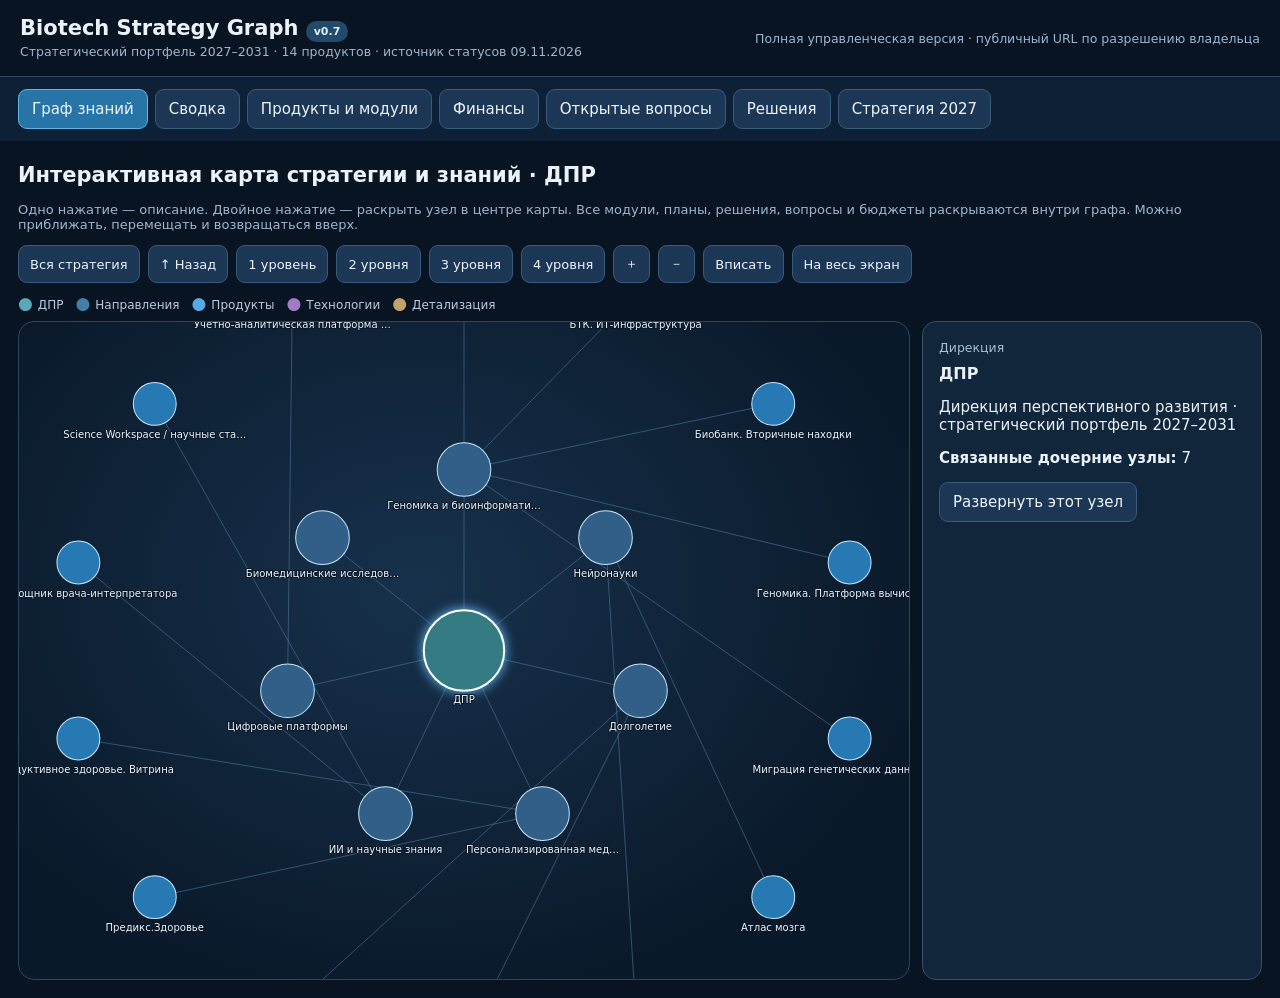
<file: biotech-demo/management-v0.9-expandable.html>
<!doctype html><html lang="ru"><head><meta charset="utf-8"><meta name="viewport" content="width=device-width,initial-scale=1"><title>Biotech Strategy Graph v0.9 · Граф знаний и управление портфелем</title><style>
:root{font:15px system-ui,-apple-system,Segoe UI,Arial;background:#091422;color:#eaf2fc}*{box-sizing:border-box}body{margin:0}header{padding:16px 20px;border-bottom:1px solid #2d4765;display:flex;align-items:center;justify-content:space-between;gap:12px;flex-wrap:wrap}h1{font-size:21px;margin:0}h2{font-size:21px;margin:4px 0 15px}h3{font-size:16px;margin:0 0 8px}small,.muted{color:#9db6d0}nav{display:flex;gap:7px;overflow-x:auto;padding:12px 18px;background:#0e2035;position:sticky;top:0;z-index:5}button,input{font:inherit}button{background:#1c3655;color:#ecf5ff;border:1px solid #3a5c7c;padding:10px 13px;border-radius:9px;cursor:pointer}button.active{background:#2775a6;border-color:#60b5e3}button:hover{border-color:#9ac8ee}.wrap{max-width:1450px;margin:auto;padding:18px}.grid{display:grid;grid-template-columns:repeat(auto-fit,minmax(220px,1fr));gap:12px}.metric,.panel,.product{background:#11243a;border:1px solid #2c4867;border-radius:14px;padding:17px}.metric strong{display:block;font-size:25px;margin-top:5px}.muted{font-size:13px}.product{cursor:pointer}.product:hover{border-color:#7bbbe5}.product b{display:block;margin:0 0 8px}.tag{font-size:11px;background:#254968;border-radius:20px;padding:4px 8px;display:inline-block;color:#d9efff}.layout{display:grid;grid-template-columns:280px minmax(0,1fr);gap:15px}.sidebar{display:flex;flex-direction:column;gap:6px;max-height:78vh;overflow:auto}.sidebar button{text-align:left;font-size:13px}.content{min-width:0}.tabs{display:flex;gap:6px;flex-wrap:wrap;margin:15px 0}.tabs button{font-size:13px;padding:9px}.list{margin:0;padding-left:21px;line-height:1.65}.list li{margin:6px 0}.row{display:flex;justify-content:space-between;gap:12px;border-bottom:1px solid #29435d;padding:11px 0}.row:last-child{border:0}table{width:100%;border-collapse:collapse;font-size:13px}th,td{padding:10px;border-bottom:1px solid #2a4662;text-align:left}th{color:#abc4df}td.num{text-align:right;white-space:nowrap}.scroll{overflow:auto}pre{white-space:pre-wrap;overflow-wrap:anywhere;line-height:1.5;font:12px/1.5 system-ui;color:#c2d6eb;max-height:65vh;overflow:auto}.note{background:#1d3147;border-left:3px solid #6ab4e6;padding:12px;border-radius:6px;line-height:1.5}.empty{color:#8daac5;font-style:italic}input{background:#132b45;border:1px solid #3c607e;color:white;padding:12px;border-radius:9px;width:100%}.headrow{display:flex;justify-content:space-between;gap:12px;align-items:center;flex-wrap:wrap}.mini{font-size:12px;color:#9db6d0}a{color:#9bd5ff}.hidden{display:none}@media(max-width:760px){.layout{display:block}.sidebar{max-height:230px;margin-bottom:14px}.wrap{padding:12px}header{padding:14px}h1{font-size:18px}.metric strong{font-size:22px}nav{padding:9px}.panel{padding:13px}}

/* Knowledge graph v0.7 */
.graph-layout{display:grid;grid-template-columns:minmax(0,1fr) 340px;gap:12px}.graph-canvas{position:relative;background:radial-gradient(ellipse at 45% 40%,#17314c,#0a192a 75%);border:1px solid #294562;border-radius:16px;overflow:hidden}.graph-canvas svg{width:100%;height:min(73vh,750px);min-height:450px;display:block;touch-action:none;cursor:grab}.graph-canvas svg:active{cursor:grabbing}.g-edge{stroke:#577d9d;stroke-width:1.4;opacity:.58}.g-edge.related{stroke:#7bd5ca;stroke-dasharray:5 4;stroke-width:2}.g-node{cursor:pointer}.g-node circle{stroke:#c5e8ff;stroke-width:1.5}.g-node text{fill:#edf6ff;font:12px system-ui;paint-order:stroke;stroke:#091727;stroke-width:3px;stroke-linejoin:round;pointer-events:none}.g-node.selected circle{stroke:#fff;stroke-width:3;filter:drop-shadow(0 0 9px #69c6ff)}.g-node:hover circle{stroke:#fff;stroke-width:3}.g-toolbar{display:flex;flex-wrap:wrap;gap:8px;margin:10px 0}.g-toolbar button{font-size:13px;padding:9px 11px}.g-detail{background:#11253b;border:1px solid #34526d;border-radius:14px;padding:16px;overflow-wrap:anywhere}.g-detail h3{margin:8px 0 10px}.g-detail ul{padding-left:19px;line-height:1.55}.g-detail li{margin:7px 0}.g-detail small{color:#a7c0d8}.g-legend{display:flex;gap:12px;flex-wrap:wrap;font-size:12px;color:#b8cbe0;margin:8px 0}.g-legend span:before{content:'●';font-size:17px;margin-right:5px}.g-legend .l-org:before{color:#59a9b6}.g-legend .l-dir:before{color:#447da6}.g-legend .l-prod:before{color:#56a9e1}.g-legend .l-tech:before{color:#a07cc6}.g-legend .l-detail:before{color:#c0a46a}@media(max-width:850px){.graph-layout{grid-template-columns:1fr}.graph-canvas svg{height:62vh;min-height:420px}.g-detail{min-height:190px}}
.graph-canvas:fullscreen{width:100vw;height:100vh;border-radius:0;background:#081827}.graph-canvas:fullscreen svg{width:100vw;height:100vh;max-height:none}.g-node text{font-size:15px}.g-detail{max-height:75vh;overflow:auto}@media(max-width:760px){.graph-canvas svg{height:66vh;min-height:410px}.g-detail{max-height:none}}
</style></head><body><header><div><h1>Biotech Strategy Graph <span class="tag">v0.7</span></h1><small>Стратегический портфель 2027–2031 · 14 продуктов · источник статусов 09.11.2026</small></div><small>Полная управленческая версия · публичный URL по разрешению владельца</small></header><nav id="nav"></nav><main class="wrap" id="app"></main><script id="dataset" type="application/json">{"version":"v0.8","date":"2026-11-14","products":[{"id":"p1","name":"Предикс.Здоровье","category":"ИТ / Наука","finance":{"number":1,"name":"Предикс.Здоровье","category":"ИТ / Наука","annual":{"2027":167489816,"2028":167489816,"2029":167489816,"2030":167489816,"2031":167489816},"five_year_total":837449080,"creation":167489816,"development":669959264,"notes":"167 489 816 ₽ каждый год; после 2027 развитие и сопровождение."},"purpose":"Мобильный персональный цифровой помощник: профилактика, выявление рисков, управление здоровьем и сопровождение пользователя. Данные образа жизни, устройств, медицины и генетики.","achieved":["Мобильное приложение Android и iOS — действующий продукт","Модуль питания: распознавание еды по описанию и работа с камерой — отмечено как доработанное в статусе 09.11","507 установок; MAU 222; WAU 105 — срез 09.11.2026","Проведена рекламная кампания на 3 500 человек; коммуникации с пользователями","Паспорт здоровья, анкеты, показатели устройств, раздел документов и индексы — описаны в продуктовой спецификации; точный состав релиза требует сверки","Android/iOS и базовый MVP; 20 спринтов (отчёт 21.10.2026).","Четыре модуля рисков: ССЗ, диабет, ХБП, онкология; пять моделей сопутствующих заболеваний (отчёт 24.09.2026).","PhenoAge и биологический возраст Горелкина–Пинхасова внедрены (отчёт 24.09.2026).","QR-интеграция генетического паспорта БТК, интеграции Nera и Кардиокарта (отчёты 06.09 и 21.10.2026).","Версия 1.17.0: подсказки Сон/Пульс/ВСР, привычки, питание 0.5, разбор анализов и генетического паспорта, награды (база знаний 13.08.2026).","По статусу 09.11.2026: 507 установок, 222 MAU, 105 WAU; распознавание еды по описанию и автофокус камеры доработаны."],"modules":[["Android и iOS","Нативные мобильные приложения, опытная эксплуатация; Android через корпоративный портал, iOS через TestFlight. Выполнены базовый MVP, проектно-техническая документация, 20 спринтов; зарегистрирован НМА по сведениям сентября 2026.","реализовано / подтверждено 21.10.2026"],["Главная и виджеты","Главная: риски, индексы, показатели устройств, рекомендации, задания, новости. Карточки сна, пульса, ВСР, питания, привычек. Изменение состава виджетов и прокрутки Android — отдельные задачи.","реализован базовый контур; улучшения в разработке"],["Паспорт здоровья","Единый профиль: пол, возраст, антропометрия, ИМТ, семейный и медицинский анамнез, генетика, анализы, обследования, риски, устройства, самочувствие. Целевая единая временная шкала и происхождение показателей.","базовый функционал реализован; расширение запланировано"],["Анкеты и опросники","Общие, кардиологические, онкологические, диабетические, питание; семейный анамнез, показания к генетическому тестированию. Дополнительные целевые анкеты репродуктивного здоровья — развитие.","базовые анкеты реализованы; расширения запланированы"],["Риски ССЗ","Модуль оценки сердечно-сосудистых рисков, анкеты, генетические факторы, планируемое объединение с лабораторными и приборными данными.","реализован модуль; динамические риски — развитие"],["Риски диабета","Оценка риска диабета и метаболических нарушений, сопутствующие модели; перспективное использование CGM и пилота NeurOx.","реализован модуль; CGM — план"],["Риски онкологии","Модуль оценки онкологических рисков, семейный анамнез, генетическая предрасположенность, профилактическая маршрутизация.","реализован модуль; клиническое развитие — план"],["Риски хронической болезни почек","Отдельный модуль оценки риска ХБП, отмеченный в отчёте сентября 2026.","реализовано по отчёту 24.09.2026"],["Модели сопутствующих заболеваний","Пять моделей сопутствующих заболеваний отмечены в отчёте сентября 2026; названия и валидация требуют подтверждения.","реализованы по отчёту; состав уточняется"],["Биологический возраст — PhenoAge","Расчёт биологического возраста на основании лабораторных показателей; исследовательский индикатор, не клинический диагноз.","реализовано"],["Биологический возраст — Горелкин–Пинхасов","Антропометрическая методика оценки биологического возраста; интерпретация с указанием ограничений.","реализовано"],["Генетический паспорт БТК","Получение генетического портрета из личного кабинета БТК через QR; отображение генетических факторов и их интерпретации. SSI-запросы организаций пока не реализованы.","QR-интеграция реализована; SSI — план"],["Лабораторные исследования","Загрузка и распознавание лабораторных документов; биохимические показатели, единицы, референсы, даты; рекомендации по анализам развиваются.","базовый разбор реализован; рекомендации в разработке"],["Медицинские документы","Сейчас подтверждены лабораторные исследования и генетический паспорт. Приёмы врачей, инструментальные исследования, диспансеризация, запросы и обмен — расширение; не считать готовыми из-за наличия пунктов меню.","частично реализовано / расширение запланировано"],["Носимые устройства и Health Connect","Интеграции с Nera, Кардиокартой, Health Connect и поддерживаемыми источниками; показатели активности, сна, пульса и ВСР. Борьба с дублями и новые источники — развитие.","часть интеграций реализована; перечень требует релизной проверки"],["Samsung / Garmin / Apple Health","Сценарии подключения через системные источники и будущие интеграции. Apple Health, Garmin и Samsung не считать полностью реализованными без проверки конкретной версии.","частично / план, уточнить по релизу"],["ИИ-помощник Сиби","Диалоговый ИИ и пояснения показателей; Сиби обозначает сгенерированные блоки. Повторная генерация, асинхронность «Научного», объяснимость и безопасная медицинская маршрутизация.","базовый чат реализован; улучшения в разработке"],["Персональные рекомендации","Контекстные рекомендации по данным, динамике, рискам, привычкам, лабораторным показателям; цель — следующий понятный шаг и постоянное сопровождение.","базовые рекомендации реализованы; углубление 2027"],["Сон, пульс, ВСР","Интеллектуальные подсказки по сну, пульсу, вариабельности сердечного ритма вошли в 1.17.0; дальнейший анализ личной нормы, восстановления и стресса.","подсказки реализованы в 1.17.0; расширение планируется"],["Стресс и восстановление","Комплексное направление стресс/сон/ресурс организма, WSR от NeurOx, динамика и индивидуальные рекомендации.","расширение 2027; WSR — партнёрский план"],["Питание и вес","Дневник питания, фото-распознавание еды, оценка КБЖУ, текстовое уточнение; распознавание еды по описанию и автофокус отмечены как доработанные 09.11.2026.","базовый модуль реализован; развитие продолжается"],["Питьевой баланс и алкоголь","Учет воды и употребления алкоголя, соответствующие пользовательские сценарии и аналитика.","в работе по статусу 09.11.2026"],["Аллергены в еде","Извлечение аллергенов из описаний/изображений пищи; требует проверки и качества распознавания.","тестирование по статусу 09.11.2026"],["Привычки","«Ваши привычки», календарь, выполнение и удаление привычек; v2 обозначена как план 1.18.0.","базовый модуль реализован; v2 требует проверки релиза"],["Награды и вовлечение","Раздел «Мои награды», мотивация полезных действий, без наказания за болезнь или пропуск.","реализовано в 1.17.0"],["Самочувствие и ручной ввод","Ежедневная самооценка самочувствия, ручной ввод измерений и антропометрии; связь с индексами и рекомендациями.","описано в действующем продуктовом контуре"],["Лекарства и БАДы","Учет препаратов и добавок, регулярности приёма, ограничений и согласованной медицинской логики.","план 2027"],["Психологическая поддержка","Партнёрский модуль с «Ренессанс Страхование» / «Просебя»: опросники, поддержка, возможная маршрутизация к специалисту.","партнёрская разработка / пилот планируется"],["CGM / неинвазивный мониторинг глюкозы","Покупка трёх устройств NeurOx; исследовательский пилот 100 без диабета, 100 с преддиабетом, 100 с диабетом. Проверка показаний бесконтактного сенсора относительно референса до интеграции.","план 2027, клиническая точность не подтверждена"],["Сегментированные сценарии здоровья","Разные маршруты для здоровых, с предрисками, с выраженными рисками и с диагностированными заболеваниями.","стратегическая цель 2027"],["Профилактические маршруты и диспансеризация","Персональные профилактические маршруты по совокупности медицинских, лабораторных, генетических и поведенческих данных; интеграция результатов диспансеризации.","развитие 2027"],["Аналитика продукта","Метрики установок, MAU, WAU, активации, пользовательских путей и обратной связи. На 09.11.2026: 507 установок, MAU 222, WAU 105; опрос 354 ответов, отдельная выборка N=455.","измеряется; значения строго на 09.11.2026"],["Юридическое оформление и документация","НМА, документация, регистрация и инструкции, проектирование; отдельные планы по публикации в магазинах приложений.","частично оформлено; публикация в магазинах — подготовка"],["Главная / риски","Кардиологические, онкологические, диабетические и метаболические риски; карточки рекомендаций","описано в продуктовой модели"],["Индексы","Биологический возраст, самочувствие, стресс; PhenoAge по лабораторным данным","описано; состав текущего релиза уточняется"],["Анкеты","Общая, кардиологическая, онкологическая, диабетическая, питание","описано в продуктовой модели"],["Показатели и устройства","Health Connect, Samsung Health; интеграции и пилоты с устройствами","частично реализовано / развитие"],["Питание","Оценка питания по тексту, фото, питьевой баланс, аллергены, алкоголь","частично реализовано / часть в работе"],["Документы","Медицинские документы, лабораторные и инструментальные исследования, диспансеризация, извлечение данных","развитие; плановая веха 30.11"],["ИИ-рекомендации","Лабораторные анализы, персональные рекомендации, навигационный чат-бот","развитие; плановая веха 10.01.2027"],["Генетический паспорт","WGS, интерпретация рисков, вторичные находки, доверенный обмен","концепция и развитие"],["Четыре маршрута пользователя","Здоровые; предриски; выявленные риски; диагностированные заболевания","план 2027"],["Стресс и сон","Сон, восстановление, WSR и персонализированные рекомендации","план 2027"],["CGM и глюкоза","Оценка неинвазивного датчика в пилоте, интеграция при доказанной точности","исследовательский пилот 2027"]],"partners":[["Биотехнологический кампус","Генетический паспорт и QR-передача генетического портрета; исследования и инфраструктурное взаимодействие."],["НМИЦ кардиологии имени Е. И. Чазова","Совместная научно-методологическая проработка сердечно-сосудистых генетических рисков."],["МФТИ / Физтех","Научно-техническое партнёрство в развитии цифрового здоровья; точный объём работ не уточнён."],["NeurOx","План закупки 3 устройств; пилот 300 участников (3 группы по 100); бесконтактная оценка глюкозы требует валидации; WSR для сна и восстановления."],["Ренессанс Страхование / Просебя","NDA согласовано; встреча 13.11.2026 была запланирована; модуль психологической поддержки и партнёрский пилот."],["Nera","Интеграция умных часов отмечена как выполненная в отчёте 21.10.2026."],["Кардиокарта","Интеграция кардиоустройства отмечена как выполненная в отчёте 21.10.2026."]],"plan":["Развивать рекомендации как непрерывное сопровождение пользователя","Развивать полный цикл медицинских документов","Пилот 300 участников по оценке датчика глюкозы (план, не доказательство клинической пригодности)","Реализовать психологическую поддержку с партнёром","Развивать сценарии четырёх групп пользователей","Усилить контроль лекарств, БАДов, стресса и сна","2027: сегментированные сценарии для здоровых, предрисков, рисков и диагностированных заболеваний.","2027: углубление ИИ-рекомендаций, персональных маршрутов и сопровождения пользователя.","2027: комплексное развитие стресса, сна, ВСР, WSR и восстановления.","2027: учет лекарственных препаратов и БАДов.","2027: расширение документов до медицинских, инструментальных, диспансеризации и истории обследований.","2027: NeurOx — 3 устройства и пилот 300 человек, 100/100/100; проверка точности бесконтактного сенсора.","2027: психологическая поддержка с Ренессанс Страхование / Просебя.","Проверить выход 1.18.0: виджеты, QR, асинхронный чат, привычки v2, дедупликация Health Connect, питание v1.0."],"questions":["Критерии точности и клинической валидации неинвазивного датчика","Соглашения, ответственность и сроки по каждому партнёру","Какие модули уже доступны в промышленном релизе на дату следующего среза?","Целевые показатели вовлечения и пользователей 2027","Какие пункты из версии 1.18.0 фактически вошли в релиз?","Какие медицинские документы, кроме лабораторных и генетического паспорта, уже реально импортируются?","Какой статус пилота NeurOx и согласован ли эталонный метод измерения глюкозы?","Какие устройства и источники Apple Health / Garmin / Samsung подтверждены в текущей сборке?","Каковы даты и критерии готовности модуля психологической поддержки?"],"source":{"page":3,"text":"Источник: страница 3 презентации.\n\n```text\nПредикс.Здоровье                                                                                                                                               Целевой продукт\n\n                                                                                                                                                               Ценность: Профилактика → раннее выявление рисков → управление\n                                                                                                                                                               здоровьем.\n                                                                                                                                                               Функции: Мониторинг → анализ → рекомендации → контроль результата.\nРуководитель      CX-эксперт:          Аналитика:        Маркетинг:      Архитектор:\n                                                                                                                                                               Суть: Персональный цифровой помощник по здоровью.\nнаправления ИТ:\nКуляшов Александр\n                  Орешкова Екатерина   Ушакова Людмила   Силаев Герман   Шутов Георгий                 09.11                                                   Данные: Образ жизни + устройства + медицина + генетика.\n                                                                                                      Статус\n                                                                                                                                                               Формат: Мобильное приложение.\n                                                                                           2026                                                    2027\n     Ключевые активности                                                                                                                                                                                  Статус\n                                                август           сентябрь                октябрь          ноябрь             декабрь              январь\n                                                                                                                                                                Модуль питания:\n                                                                                                      30.10          13.11             30.11                    Доработан функционал:\n                                                                                                 Реализация        Версии         Сохранение                    • распознавание еды по описанию;\n                                                                                                    Модуля      идентичны         документов                    • функционал работы с камерой (автофокус).\n Разработка                                                                                         питания                  диспансеризации                    В работе:\n                                                                                                                                                                • Доработка функционала питьевого баланса и употребления алкоголя;\n                                                                                                                                                                • Подготовка матрицы разработки функционала (на основе пользовательских путей, обратной\n                                                                  03.09                  01.10                                                                      связи от пользователей).\n                                                                                                                01.11                                  10.01\n                                                         Оценка водного        Оценка питания        Рекомендации по                      Чат-бот помогает в\n                                                               баланса          по текстовому           лабораторным                           навигации по     •   Разработка модуля рекомендаций по анализам;\n                                                                                      запросу          исследованиям                            приложению      •   Тестирование модуля извлечения аллергенов из еды.\n Искусственный интеллект\n\n\n                                                                                                                                                                Установки: 507 (+13) Активных в месяц (MAU): 222 (-3); Активных в неделю (WAU): 105 (-44)\n                                                                                                                                                                Стратегические задачи\n                                                                                                                                                                • Реактивация пользователей: мероприятия обеспечили рост MAU и WAU, однако активация\n                                                   10.08                01.09                           01.11              01.12    предварительно\n                                                                   Проведена                                                                   10.12            остаётся ниже плана — 44% при целевых 52% на конец октября.\n                                           Сформированы                                         Обновленное        Планирование\n                                              рекламные            рекламная                                                            Расширение              • Развитие цифровой платформы: получены первые результаты, ведётся доработка вёрстки и\n                                                                                          уникальное торговое       ВКС куратора\n                                                гипотезы            кампания                 предложение для          продукта с   аудитории (10 000            контента.\n Продвижение и реклама                                        на 3500 человек                                                               человек             • Повышение активности и привлечение: проведена коммуникация с пользователями посредством\n                                                                                           целевой аудитории     пользователями\n                                                                                                                                                                электронной почтовой рассылки.\n                                                                                                                                                                • Масштабирование: количественное исследование проведено, получено 354 ответа, выполняется\n                                                                                                                                                                обработка данных.\n                                                                                                                                                                • Развитие бренда: брендбук на завершающей стадии, дорабатывается логотип, согласовывается\n                                                                                                                                                                нейминг. Ведётся подготовка к запуску в магазинах приложений.\n                                                               11.09                        01.10                                                               Опыт вторнахов:\n                                                Завершение обработки                                                    01.11\n                                                                            Планирование задач на        Выход на вторнахов с                                   Получены 23 анкеты по итогам рассылки через БТК, составлен прототип CJM Вторнаха на основе\n                                                           данных по           доработку удобства\n                                                       тестированию                                           исследованием                                     анкет и вторичных данных. Начало декабря - уточненный CJM Вторнаха с учетом интервью\n Улучшение удобства\n                                                            удобства\n приложения                                                                                                                                                     Количественные оценки по функциональности для дорожной карты:\n                                                                                                                                                                Обновлены данные по опросу по итогам рассылки через Соцблок (выборка МСК+Регионы N=455)\n                                                                                                                                                                для приоритизации задач\n                                                                                                      01.11                       01.12\n                                                                                                Интеграция                Согласование                          Neyrox:\n                                                                                               Neyrox с iOS           пилотного проекта                         • Изменение интеграции (с облаком данных) для Android и Ios.\n                                                                                                                            с Ренесанс                          Ренесанс страхование:\n Работа с партнерами                                                                                                                                            • NDA со стороны СИБИНТЕК согласовано;\n                                                                                                                                                                • Рабочая встреча с вендором 13.11.2026 (обсуждение условий пилота).\n\n                                                                                                                                                                                                                                            3\n     Вопросы руководству: В приложении\n```","predix_context":"\nДополнительные источники: ФТТ IID-1384 (2025, 56 стр.); hermes_predix_health_context.md (13.08.2026); презентация Предикс.Здоровье (июль 2026); отчёты и обсуждения 06.09, 24.09, 21.10, 09.11 и 14.11.2026. Для каждого модуля статус и дата приведены в карточке."},"decisions":[]},{"id":"p2","name":"Учётно-аналитическая платформа 2.0","category":"ИТ / Наука","finance":{"number":2,"name":"Учётно-аналитическая платформа 2.0","category":"ИТ / Наука","annual":{"2027":173262715,"2028":173262715,"2029":51978814,"2030":51978814,"2031":51978814},"five_year_total":502461872,"creation":346525430,"development":155936442,"notes":"2027/2028 создание по 173 262 715 ₽; с 2029 30% от годового создания."},"purpose":"Новая версия учётно-аналитической платформы для лабораторных и генетических процессов; развитие и последующая миграция с УАП 1.0.","achieved":["УАП 1.0 существует; проводится анализ текущего продукта","Прорабатываются требования и целевая архитектура"],"modules":[["УАП 1.0","Исходная система для анализа и миграции","действует"],["УАП 2.0","Целевой продукт на Kubernetes / ЕЦПК","разработка"],["Прототипы","Последовательные/параллельные функциональные поставки; количество пересматривается","план"],["Миграция","Перенос данных и процессов из УАП 1.0","после MVP"]],"partners":[],"plan":["MVP к ноябрю 2027 года","После MVP — пилот, миграция, развитие минимум год"],"questions":["Утвердить перечень функциональных прототипов и календарь","Определить критерии приёмки MVP и состав миграции"],"source":{"page":4,"text":"Источник: страница 4 презентации.\n\n```text\nУчётно-аналитическая платформа 2.0                                                                                                          Целевой продукт\n\n                                                                                                                                            Ценность: Единая работа с партнёрами, данными и статусами взаимодействия.\n                                                                                                                                            Функции: Учёт → обмен → контроль → аналитика → управление доступом.\n                                                                                                                                            Суть: Новое поколение действующей партнёрской платформы.\n                                                                                                                                            Данные: Партнёры + проекты + передача данных + статусы + результаты.\nРуководитель\nнаправления ИТ:\n                         РП:\n                  Панькина Светлана\n                                      Архитектор:\n                                      Анисимов Константин\n                                                                                                                                            Формат: Корпоративная веб-платформа.\nКуляшов Александр\n\n                                                                  09.11\n                                                                 Статус\n\n\n                                                                          2026                                       2027\n     Ключевые активности                                                                                                                                                            Статус\n                                                октябрь              ноябрь                декабрь       январь   февраль            март\n                                                                                                                                            Результат:\n                                                  01.10                     10.11       01.12                          01.02                • Разработан проект Бизнес и функциональных треборваний и передан в Биотек-Кампус\n                                             Подготовка            Встреча в БТК.        ФТТ                            РСД                 План на следующую неделю:\n                                              предв. БТ              Архитектура согласованы                      согласован\n                                                                                                                                            • Доработка БТ/ ФТ на стороне БТК;\n                                                                                                                                            • Встреча в БТК. Обсуждение архитектуры.\n Проектная документация\n\n\n                                                         15.10            19.11\n                                                     Встреча в              БТ\n                                                    БТК. AS-IS     согласованы\n\n                                                                                                                                            Разработка Дорожной карты (ДК):\n                                                                            16.11                22.12                                      • Согласование приоритетов и сроков по ДК;\n                                                                                                                                 02.03      • Схемы восьми прототипов и прототипа интерфейса (42 экрана, роли, ключевые сценарии)\n                                                                               ДК            Прототип\n                                                                                                                            Прототип 1         направлены Заказчику.\n                                                                      согласована          интерфейса\n Разработка УАП 2.0                                                                                                                         План на следующую неделю:\n                                                                                                                                            • Детализировать критерии приемки Прототипа 1 на основе согласованных бизнес-требований.\n\n                                                                                  16.11                                                     На проект выделены:\n                                                  01.10                                                                                     • Архитектор;\n                                             Архитектор                   Разработчик 1;\n                                                                          Разработчик 2                                                     • Аналитик;\n\n Ресурсы                                                                                                                                    Запланировано выделение:\n                                                                                                                                            • Разработчиков\n\n                                                               30.10\n                                                            Аналитик\n\n                                                                                                                                                                                                                     4\n    Вопросы руководству: нет\n```"},"decisions":["Размещение в Kubernetes поверх ЕЦПК","MVP в ноябре 2027; число прототипов пересмотреть"]},{"id":"p3","name":"Генетические направления","category":"ИТ / Наука","finance":{"number":3,"name":"Генетические направления","category":"ИТ / Наука","annual":{"2027":30824384,"2028":5548389,"2029":5548389,"2030":5548389,"2031":5548389},"five_year_total":53017940,"creation":30824384,"development":22193556,"notes":"2027 создание; 2028–2031 ежегодное развитие 18% от создания."},"purpose":"См. подробный утверждённый статус от 09.11.2026.","achieved":[],"modules":[],"partners":[],"plan":[],"questions":[],"source":{"page":5,"text":"Источник: страница 5 презентации.\n\n```text\nГенетические направления                                                                                                  Ожидаемые результаты\n                                                                                                                          • Паркинсон: Из ~600 пациентов у ~110-120 ожидается выявление мутаций.\n                                                                                                                            Из них у ~70% (~80 человек) — польза от изменения терапии.\n                                                                                                                          • Эпилепсия: Находки — 50%; изменение терапии — 80%; реальный успех —\n                                                                                                                          30%.\nРуководитель                                                                                                              • ДЦП: Доля находок — 50%; изменение ведения и терапии — 25-30%.\nнаправления:\nГолицына Мария                                                                                                            • РС: Изменение протокола лечения больных РС за счет добавления пробиотика.\n                                                                                  09.11\n                                                                                 Статус\n\n\n                                                             2026\n     Ключевые активности                                                                                                                                                Статус\n                               август            сентябрь            октябрь              ноябрь           декабрь\n                                                                                                                           Получено образцов: 330;\n                                                             21.09\n                                                          Семинар\n                                                                                      02.11                      30.12     Отсеквенировано: 293 Интерпретировано: 124\n                                                                               330 образцов        Отсеквенировано:353\n                                                        по анализу\n Паркинсон                                             результатов                                                         Результаты: у 49 пациентов есть находки, у 12 с известным клиническим значением, у 9 пациентов\n                                                                                                                           планируется изменение тактики ведения\n\n\n                                                                                                                           Получено: 67 (+3);\n                                         21.08                                         02.11                     30.12     Отсеквенировано: 3; Интерпретировано: 0.\n                               Первая поставка                                    67 образца       Отсеквенировано:210\n                                     образцов\n Эпилепсия\n\n                                         21.08                                                                             Получено: 280 (+21);\n                               Первая поставка                                          02.11                     30.12    Отсеквенировано: 101; Интерпретировано: 0.\n                                     образцов                                    280 образцов      Отсеквенировано: 450\n ДЦП\n\n                                                     09.09                 19.10-23.10                                     По РС проведен ряд встреч, сделан обзор литературы, согласована цель эксперимента. Принято\n                                      ИЭМ прислали проект        Договорились создать                                      решение о создании совместной с ИЭМ лаборатории, на базе которой будет проводиться\n Рассеянный склероз (РС)            клинического испытания   совместную лабораторию с                                      исследование связи микробиоты с течением РС и методов улучшения качества жизни.\n                                                пробиотика                       ИЭМ\n (исключен)\n\n                                                                                                                                                                                                           5\n    Вопросы руководству: нет\n```"},"decisions":[]},{"id":"p4","name":"Атлас мозга","category":"ИТ / Наука","finance":{"number":4,"name":"Атлас мозга","category":"ИТ / Наука","annual":{"2027":20362222,"2028":3665200,"2029":3665200,"2030":3665200,"2031":3665200},"five_year_total":35023022,"creation":20362222,"development":14660800,"notes":"2027 создание; 2028–2031 ежегодное развитие 18% от создания."},"purpose":"Стратегические исследования и партнёрские проекты по мультимодальным данным мозга.","achieved":[],"modules":[],"partners":[],"plan":["Продолжать партнёрские исследования ДЦП, РС, Альцгеймера; конкретная привязка требует согласования"],"questions":[],"source":{"page":6,"text":"Источник: страница 6 презентации.\n\n```text\nАтлас мозга                                                                                                                                    Целевой продукт\n\n                                                                                                                                               Ценность: Повышение качества и скорости анализа исследований мозга.\n                                                                                                                                               Функции: Визуализация → анализ → выявление отклонений → второе мнение.\n                                                                                                                                               Суть: Цифровое рабочее пространство врача с AI-поддержкой.\n                                                                                                                                               Данные: МРТ + ПЭТ/КТ + ЭЭГ + клинические данные.\nРуководитель\nнаправления:\n                     РП:\n               Бережной Сергей\n                                 Аналитик:\n                                 Синегубов Андрей\n                                                                                                                                               Формат: Медицинская аналитическая платформа.\nГолицына Мария                                                                              09.11\n                                                                                           Статус\n\n\n                                                                                 2026                                                  2027\n     Ключевые активности                                                                                                                                                                    Статус\n                                               август        сентябрь           октябрь       ноябрь            декабрь            январь\n                                                                                                                                               •   Ожидаем решение о целевом виде продукта.\n                                                         28.08          11.09\n                                                    Прототип 1     Прототип 2\n Создание прототипа\n продукта\n\n                                                                    11.09                           11.12                              15.12   •   Ожидаем решение о целевом виде продукта.\n                                                     Разработаны бизнес-                            Бизнес-требования        Предварительно\n                                                    требования к продукту                           согласованы                     - начало\n                                                                                                    с БТК и ИМЧ                  разработки\n Создание целевого                                                                                                                 продукта\n решения\n\n                                                                                                                                               •   В настоящий момент идет согласование лаборатории и финасирование со стороны министерства;\n                                                                                                                                               •   В ноябре планируется встреча ИМЧ с К.В. Севериновым;\n                                                                                                                  01.12                        •   До 6 ноября юрист ИМЧ свяжется для согласования NDA.\n                                                                                                           NDA подписан\n Договорные отношения\n\n                                                                                                                                               •   Проект со студентами — в самом начале; демо — в середине декабря.\n                                                                                                           02.12               15.12           •   ДЦП, видео: открытые данные (938 записей), точность 0.73 против 0.77 в статье; нужно расширить\n                                                           07.09                                  Выбор моделей                Демо\n                                                                                   01.10\n                                                                                               для экспериментов        студенческих               данные и дообучить модели на модальность младенцев.\n Получение данных для                             ИБ анонимного           Оценка объема                                                        •   ДЦП, датчики: анализ литературы и тулов; данные с датчиков переводим в визуализацию походки;\n                                               пациента получено                 данных                                     проектов\n обучения ML моделей                                                                                                                               за две недели — выбор модели и досбор датасетов.\n                                                                                                                                               •   Эпилепсия: встреча с эпилептологом, выбраны 2 направления — очаг по МРТ, наличие эпилепсии\n                                                                                                                                                   по ЭЭГ у малышей; оценка данных и выбор моделей — веха ~ 02.12.\n\n                                                                                                                                                                                                                                 6\n     Вопросы руководству: Нет\n```"},"decisions":[]},{"id":"p5","name":"Нейрокомпьютерные интерфейсы (BCI)","category":"ИТ / Наука","finance":{"number":5,"name":"Нейрокомпьютерные интерфейсы (BCI)","category":"ИТ / Наука","annual":{"2027":23001183,"2028":4140213,"2029":4140213,"2030":4140213,"2031":4140213},"five_year_total":39562035,"creation":23001183,"development":16560852,"notes":"2027 создание; 2028–2031 ежегодное развитие 18% от создания."},"purpose":"Стратегические исследования нейроинтерфейсов и медицинских применений.","achieved":[],"modules":[],"partners":[],"plan":["Развивать исследовательские и партнёрские направления, без обещания промышленного продукта в 2027"],"questions":[],"source":{"page":7,"text":"Источник: страница 7 презентации.\n\n```text\nНейрокомпьютерные интерфейсы (BCI)\n                                                                                                  .\n                                                                                                                         Целевой продукт\n\n                                                                                                                         Ценность: Возвращение возможностей коммуникации и взаимодействия людям с\n                                                                                                                         тяжёлыми двигательными нарушениями.\n                                                                                                                         Функции: Нейросигнал → распознавание намерения → управляющая команда →\n                                                                                                                         внешнее устройство.\nРуководитель\nнаправления:                                                                                                             Суть: Инвазивный интерфейс «мозг — компьютер».\nГолицына Мария                                                                                                           Применение: Компьютер + коммуникация + роботизированные системы +\n                                                                                09.11\n                                                                                                                         восстановление движения.\n                                                                               Статус                                    Формат: Имплант + программно-алгоритмический комплекс.1\n\n                                                                    2026                                         2027\n     Ключевые активности                                                                                                                                            Статус\n                                  август          сентябрь        октябрь          ноябрь        декабрь        январь\n                                                                                                                         •   Подготовлено предложение для создания совместной лаборатории с МФТИ и представлено\n                                                                                                                             ректору;\n                                        08.2026                 17.09                                   10.12            •   В Пироговку передано ТЗ на пациентов: сейчас ожидаем от них смету;\n                                                     Встреча с МФТИ            22.10    Согласованы договоры\n                               Встреча с МФТИ.                              Встреча                                      •   Проведена встреча с ИМЧ, на предмет предоставления пациентов в рамках лаборатории – сейчас\n                           Начало работы над ТЗ      для обсуждения                             для создания\n                                                         совместной     с Пироговкой              совместной                 уточняем детали;\n                                для совместной\n                                   лабораторией         лаборатории                              лаборатории             •   Согласован внешний эксперт курирующий деятельность лаборатории- Ведется совместная работа\n Лаборатория МФТИ                                                                                                            по детализации соглашения между МФТИ и БТК;\n                                                                                                                         •   Получено предложение по роботизированному компоненту;\n                                                                                                                         •   Проведена встреча с Пироговкой. Обсудили принципиальную возможность передачи данных,\n                                                                                                                             следующий этап – согласование ТЗ.\n\n                                                                                                                                                                                                       7\n    Вопросы руководству: 1. Кто и когда должен разговаривать с ИМЧ про данные стерео ЭЭГ? (им направлено письмо и был созвон — надо понять, что они могут сделать)\n```"},"decisions":[]},{"id":"p6","name":"ИИ-помощник врача-интерпретатора","category":"ИТ / Наука","finance":{"number":6,"name":"ИИ-помощник врача-интерпретатора","category":"ИТ / Наука","annual":{"2027":35443481,"2028":6379827,"2029":6379827,"2030":6379827,"2031":6379827},"five_year_total":60962789,"creation":35443481,"development":25519308,"notes":"2027 создание; 2028–2031 ежегодное развитие 18% от создания."},"purpose":"Инструмент помощи врачу при интерпретации геномных результатов с проверкой специалистом.","achieved":["Первый прототип подготовлен (по уточнению владельца портфеля)"],"modules":[],"partners":[],"plan":["Ежемесячные прототипы","Промышленное решение для сотрудников БТК к лету 2027"],"questions":["Критерии клинической проверки и приёмки","Нужно ли размещение на ЕЦПК — не решено"],"source":{"page":8,"text":"Источник: страница 8 презентации.\n\n```text\nИИ-помощник врача-интерпретатора                                                                                  Целевой продукт\n\n                                                                                                                  Ценность: Сокращение времени интерпретации генетического исследования.\n                                                                                                                  Функции: Варианты → приоритизация → наследование → доказательства → проект\n                                                                                                                  заключения.\n                                                                                                                  Суть: AI-рабочее место врача-генетика.\nРуководитель      Архитектор:     Руководитель\nнаправления ИТ:   Шутов Георгий   направления:                                                                    Данные: Геном пациента/трио + фенотип + семейные данные + научные источники.\n                                  Голицына Мария\nКуляшов Александр\n                                                                                                                  Формат: Экспертная веб-система.\n                                                                        09.11\n                                                                       Статус\n\n\n                                                                    2026                                 2027\n       Ключевые активности                                                                                                                                      Статус\n                                               сентябрь   октябрь          ноябрь             декабрь   январь\n                                                                                                                 Что сделано за неделю\n                                                                                                                 1. Коллегам БТК направлено 4 отчета: 2 согласованы на прошлой неделе, 2 – на этой неделе 96%\n                                                                                                                 найденных статьей совпали с мнением биоинформатика (Юнна);\n                                                                                                                 2. Репозиторий перенесен и настроен в структуре БТК;\n                                                                                                                 3. По заключениям бионформатиков внесены правки, сделана итерация по улучшению качества работы\n                                                                                                                 агентов:\n                                                                     14.10            14.11                      - добавлена возможность общаться по результатам отчетов в режиме чата;\n                                                          Прототип 1 готов Прототип 2 готов\n                                                                                                                 - добавлена возможность выгрузки отчета в формате pdf и excel;\n                                                                                                                 - улучшено качество поиска на основании двух отчетов;\n  AI-помощник\n                                                                                                                 - добавлена страничка с добавлением персональных ключей (подготовка для многопользовательского\n                                                                                                                     режима).\n                                                                                                                 4. Начали тестирование генетиками на серверах БТК.\n\n                                                                                                                 План на следующую неделю\n                                                                                                                 - Продумать и разработать подход к работе нескольких биоинформатиков.\n\n                                                                                                                 Прототип 2\n                                                                                                                 - Формируется описание на основании тестирования пользователей (доработано за неделю в п.1-3).\n\n                                                                                                                                                                                                       8\n     Вопросы руководству: нет\n```"},"decisions":["Промышленная готовность для сотрудников БТК к лету 2027"]},{"id":"p7","name":"Science Workspace / научные статьи","category":"ИТ / Наука","finance":{"number":7,"name":"Science Workspace / научные статьи","category":"ИТ / Наука","annual":{"2027":91996973,"2028":16559455,"2029":16559455,"2030":16559455,"2031":16559455},"five_year_total":158234793,"creation":91996973,"development":66237820,"notes":"2027 создание; 2028–2031 ежегодное развитие 18% от создания."},"purpose":"Crawler для поиска и отбора научных публикаций, обогащения знаний и построения графа знаний.","achieved":["Первый прототип; в статусе описан отбор до 20 публикаций из порядка 120"],"modules":[["Crawler","Сбор и первичный отбор статей","прототип"],["Граф знаний","Связи между публикациями, сущностями и исследованиями","обязательный компонент"],["Научный поиск","Фильтрация и релевантность","развитие"]],"partners":[],"plan":["Ежемесячные прототипы","Промышленное решение для сотрудников БТК к лету 2027"],"questions":["Критерии полноты, точности и актуальности графа знаний"],"source":null,"decisions":["Промышленная готовность для сотрудников БТК к лету 2027"]},{"id":"p8","name":"Долголетие. Ветераны компании","category":"BI","finance":{"number":8,"name":"Долголетие. Ветераны компании","category":"BI","annual":{"2027":10073112,"2028":1813160,"2029":1813160,"2030":1813160,"2031":1813160},"five_year_total":17325752,"creation":10073112,"development":7252640,"notes":"BI Visiology и ETL, 10 073 112 ₽ создание; распределение общего BI-ядра 25% на витрину."},"purpose":"См. подробный утверждённый статус от 09.11.2026.","achieved":[],"modules":[["BI-витрина","Самостоятельный аналитический продукт","по презентации"],["Visiology","Общая платформа визуализации","используется"],["ETL ЕЦПК","Общие средства загрузки и обработки данных","используется"]],"partners":[],"plan":[],"questions":[],"source":{"page":10,"text":"Источник: страница 10 презентации.\n\n```text\nДолголетие. Ветераны компании                                                                                               Целевой продукт\n\n                                                                                                                            Ценность: Понимание факторов здоровья и долголетия ветеранов компании.\n                                                                                                                            Функции: Сбор → анализ → сравнение → визуализация показателей.\n                                                                                                                            Суть: BI-витрина данных ветеранов компании.\n                                                                                                                            Данные: Медицинские + лабораторные + генетические + анкетные данные.\nРуководитель      Архитектор:     Куратор ИИ:\nнаправления ИТ:   Шутов Георгий   Тимаков Дмитрий                                                                           Формат: BI-дашборды.\nКуляшов Александр\n\n                                                                                       09.11\n                                                                                      Статус\n\n\n                                                                                2026                                2027\n       Ключевые активности                                                                                                                                               Статус\n                                                    сентябрь          октябрь              ноябрь        декабрь   январь\n                                                                                                                             •   ПО Visiology развернут на мощностях БТК и лицензия активирована.\n\n                                                              14.09           09.10              01.11\n                                                          Источники     Прототип на        Прототип на\n  Витрина и ИТ-контур                                       данных    синтетических     инфраструктуре\n                                                        определены          данных                БТК\n\n                                                                                                                             •   Согласование с БТК ожидание от поиска факторов долголетия;\n                                                                                                                             •   Определение Заказчика со стороны БТК.\n\n  Научные доказательства и\n  ИИ\n\n                                                                                                                                                                                                    10\n     Вопросы руководству: нет\n```"},"decisions":["Самостоятельный продукт, общие Visiology и ETL ЕЦПК"]},{"id":"p9","name":"Долголетие. Долгоживущие организмы","category":"BI","finance":{"number":9,"name":"Долголетие. Долгоживущие организмы","category":"BI","annual":{"2027":10073112,"2028":1813160,"2029":1813160,"2030":1813160,"2031":1813160},"five_year_total":17325752,"creation":10073112,"development":7252640,"notes":"BI Visiology и ETL, 10 073 112 ₽ создание; распределение общего BI-ядра 25% на витрину."},"purpose":"См. подробный утверждённый статус от 09.11.2026.","achieved":[],"modules":[["BI-витрина","Самостоятельный аналитический продукт","по презентации"],["Visiology","Общая платформа визуализации","используется"],["ETL ЕЦПК","Общие средства загрузки и обработки данных","используется"]],"partners":[],"plan":[],"questions":[],"source":{"page":10,"text":"Источник: страница 10 презентации.\n\n```text\nДолголетие. Ветераны компании                                                                                               Целевой продукт\n\n                                                                                                                            Ценность: Понимание факторов здоровья и долголетия ветеранов компании.\n                                                                                                                            Функции: Сбор → анализ → сравнение → визуализация показателей.\n                                                                                                                            Суть: BI-витрина данных ветеранов компании.\n                                                                                                                            Данные: Медицинские + лабораторные + генетические + анкетные данные.\nРуководитель      Архитектор:     Куратор ИИ:\nнаправления ИТ:   Шутов Георгий   Тимаков Дмитрий                                                                           Формат: BI-дашборды.\nКуляшов Александр\n\n                                                                                       09.11\n                                                                                      Статус\n\n\n                                                                                2026                                2027\n       Ключевые активности                                                                                                                                               Статус\n                                                    сентябрь          октябрь              ноябрь        декабрь   январь\n                                                                                                                             •   ПО Visiology развернут на мощностях БТК и лицензия активирована.\n\n                                                              14.09           09.10              01.11\n                                                          Источники     Прототип на        Прототип на\n  Витрина и ИТ-контур                                       данных    синтетических     инфраструктуре\n                                                        определены          данных                БТК\n\n                                                                                                                             •   Согласование с БТК ожидание от поиска факторов долголетия;\n                                                                                                                             •   Определение Заказчика со стороны БТК.\n\n  Научные доказательства и\n  ИИ\n\n                                                                                                                                                                                                    10\n     Вопросы руководству: нет\n```"},"decisions":["Самостоятельный продукт, общие Visiology и ETL ЕЦПК"]},{"id":"p10","name":"БТК. ИТ-инфраструктура","category":"ИТ / Наука","finance":{"number":10,"name":"БТК. ИТ-инфраструктура","category":"ИТ / Наука","annual":{"2027":2000000000,"2028":1000000000,"2029":1000000000,"2030":1000000000,"2031":0},"five_year_total":5000000000,"creation":5000000000,"development":0,"notes":"Инфраструктура: 2027 — 2 млрд ₽; 2028–2030 — по 1 млрд ₽; 2031 — 0 ₽. Общая стоимость 5 млрд ₽."},"purpose":"Обеспечивающая инфраструктура для научных и ИТ-продуктов.","achieved":[],"modules":[["ЕЦПК","Корпоративная платформа на базе Alauda / Kubernetes","используется"],["PostgreSQL","Прикладные базы данных","используется"],["Kafka / ClickHouse / MLOps / LLMaaS","Платформенные сервисы","планируется использование"],["NFS","Оперативные геномные данные","отдельный контур"],["Геораспределённый контур","План 7 серверов B300 ~100 млн ₽/сервер; S3 ~256 ПБ гипотеза; Москва ~40 ПБ предварительно","строится / оценки"]],"partners":[],"plan":[],"questions":["Подтвердить полезную ёмкость и архитектуру хранения; не смешивать с бюджетом ЕЦПК"],"source":{"page":12,"text":"Источник: страница 12 презентации.\n\n```text\nБТК. Инфраструктура                                                                                    Целевой продукт\n\n                                                                                                       Ценность: Доступ к геномным исследованиям без создания собственной\n                                                                                                       дорогостоящей инфраструктуры.\n                                                                                                       Функции: Хранение → вычисления → инструменты → совместная работа →\n                                                                                                       безопасный доступ.\nРуководитель\nнаправления ИТ:                                                                                        Суть: Защищённая среда анализа геномных данных для нескольких организаций.\nКуляшов Александр                                                                                      Ресурсы: Данные + вычислительные мощности + алгоритмы + экспертиза.\n                                                   09.11                                               Формат: Общая вычислительная и аналитическая платформа.\n                                                  Статус\n\n\n                                                2026                                                  2027\n   Ключевые активности                                                                                                                                           Статус\n                           сентябрь   октябрь          ноябрь   декабрь    январь     февраль         март     апрель        май\n                                                                                                                                      •   Переторжка и далее согласование с ПАО НК Роснефт;\n                                                                                                                                          поставщика;\n                                                16.10                                         12.02\n                                         Согласование                                                                                 •   Контрактация с поставщиком;\n                                                                                           Поставка\n                                      Победителя в РН                                  оборудования                                   •   Срок поставки по Договору (12 недель).\n\n                                                                                                                                      •   Согласование в почте есть – теперь процесс визирования\n                                                                                                                                      •   Протокол на подписании\n  Расширение хранилища\n                                                                                                                                      •   На этой неделе подпись ШОА\n  в офисе БТК                                                                                                                         •   Договор\n\n                                                                                                                                      •   22.10 получен Запрос от БТК на ТКП в сторону СИБИНТЕК для\n                                                                                                                                          проектирования и внедрения.\n                                                                                                                                      •   Семенов Константин – ФТТ и оценка стоимости\n                                                                                                                              30.04       проектирования\n                                                 23.10                        30.12                                 Начало поставки\n                                             Запрос на               Проектирование                                 оборудования на\n  КЦОД-2                                проектирование                   завершено                                           объект\n\n                                                                                                                                                                                   12\n     Вопросы руководству: нет\n```"},"decisions":[]},{"id":"p11","name":"Репродуктивное здоровье. Витрина","category":"BI","finance":{"number":11,"name":"Репродуктивное здоровье. Витрина","category":"BI","annual":{"2027":10073112,"2028":1813160,"2029":1813160,"2030":1813160,"2031":1813160},"five_year_total":17325752,"creation":10073112,"development":7252640,"notes":"BI Visiology и ETL, 10 073 112 ₽ создание; распределение общего BI-ядра 25% на витрину."},"purpose":"См. подробный утверждённый статус от 09.11.2026.","achieved":[],"modules":[["BI-витрина","Самостоятельный аналитический продукт","по презентации"],["Visiology","Общая платформа визуализации","используется"],["ETL ЕЦПК","Общие средства загрузки и обработки данных","используется"]],"partners":[],"plan":[],"questions":[],"source":{"page":13,"text":"Источник: страница 13 презентации.\n\n```text\nРепродуктивное здоровье. Витрина данных Целевой продукт\n                                                                                                                                      Ценность: Выявление факторов, связанных с репродуктивным здоровьем и\n                                                                                                                                      рождаемостью.\n                                                                                                                                      Функции: Сбор → анализ → сегментация → визуализация.\n                                                                                                                                      Суть: Аналитическая витрина репродуктивного здоровья.\nРуководитель      Архитектор:     Куратор ИИ:\nнаправления ИТ:   Шутов Георгий   Тимаков Дмитрий                                                                                     Данные: Медицинские + лабораторные + демографические + анкетные данные.\nКуляшов Александр\n                                                                                                                                      Формат: BI-дашборды.\n                                                                                   09.11\n                                                                                  Статус\n\n\n                                                                                2026                                          2027\n       Ключевые активности                                                                                                                                                                Статус\n                                                    сентябрь          октябрь            ноябрь             декабрь          январь\n\n                                                        03.09                            01.11                                        •   Генерация синтетических данных для загрузки в прототип витрины;\n                                                 Прототип на                       Прототип на                                        •   Получение доступа к Visiology.\n                                             реальных данных                      инфраструкту\n  Прототип BI-витрины                                   готов                          ре БТК\n\n                                                               14.09             16.10             13.11                              •   Загрузка данных будет загружаться из результатов опроса кандидатов на участие и из Учетно-аналитической\n                                                           Источники         Пилотные          Целевые                                    платформы БТК.\n                                                             данных            данные            данные\n                                                         определены          получены      подготовлены\n  Данные\n\n\n                                                                   28.09         16.10                 02.11                          •   Будет установлена версия 3.17;\n                                                               Передача       Visiology         Среда готова\n                                                                Visiology   развёрнута        к эксплуатации                          •   После развертывания будет произведена активация лицензии;\n                                                                   в БТК                                                              •   Для установки производится поиск бизнес-заказчика со стороны Биотек Кампус.\n  Развертывание у партнёра\n\n\n                                                                                 23.10              13.11            01.12\n                                                                               Ручная      Автоматическая      Регулярное             •   Проработка регулярной автоматизированной передачи данных.\n                                                                              загрузка           передача      обновление\n                                                                            выполнена           настроена        работает\n  Интеграция\n\n\n                                                                              16.10       01.11                 01.12\n                                                                                                           Аналитика                  •   Формирование целевых дашбордов и показателей.\n                                                                        Показатели   Дашборды\n                                                                        дашбордов сформированы              введена в\n                                                                       согласованы                      эксплуатацию\n  Аналитика\n\n                                                                                                                                                                                                                                    13\n     Вопросы руководству: нет\n```"},"decisions":["Самостоятельный продукт, общие Visiology и ETL ЕЦПК"]},{"id":"p12","name":"Биобанк. Вторичные находки","category":"BI","finance":{"number":12,"name":"Биобанк. Вторичные находки","category":"BI","annual":{"2027":10073112,"2028":1813160,"2029":1813160,"2030":1813160,"2031":1813160},"five_year_total":17325752,"creation":10073112,"development":7252640,"notes":"BI Visiology и ETL, 10 073 112 ₽ создание; распределение общего BI-ядра 25% на витрину."},"purpose":"См. подробный утверждённый статус от 09.11.2026.","achieved":[],"modules":[["BI-витрина","Самостоятельный аналитический продукт","по презентации"],["Visiology","Общая платформа визуализации","используется"],["ETL ЕЦПК","Общие средства загрузки и обработки данных","используется"]],"partners":[],"plan":[],"questions":[],"source":{"page":14,"text":"Источник: страница 14 презентации.\n\n```text\nБиобанк. Вторичные находки                                                                                                                    Целевой продукт\n\n                                                                                                                                              Ценность: Понимание состава и динамики вторичных находок и дальнейшей работы с\n                                                                                                                                              ними.\n                                                                                                                                              Функции: Учёт → сегментация → аналитика → мониторинг.\n                                                                                                                                              Суть: BI-витрина обезличенных данных по вторичным находкам.\nРуководитель      Архитектор:     Куратор ИИ:\nнаправления ИТ:   Шутов Георгий   Тимаков Дмитрий                                                                                             Данные: Генетические + медицинские + организационные данные.\nКуляшов Александр\n                                                                                                                                              Формат: BI-дашборды.\n                                                                                        09.11\n                                                                                       Статус\n\n\n                                                                                    2026                                              2027\n       Ключевые активности                                                                                                                                                                        Статус\n                                                    сентябрь          октябрь                 ноябрь              декабрь            январь\n                                                                                       20.10                  01.11                           •   Генерация синтетических данных для загрузки в прототип витрины;\n                                                                                 Прототип на            Прототип на                           •   Получение доступа к Visiology.\n                                                                               синтетических         инфраструктуре\n  Прототип BI-витрины                                                                данных                    БТК\n\n                                                              14.09               16.10                 13.11                                 •   Загрузка данных будет загружаться из результатов опроса кандидатов на участие и из Учетно-аналитической\n                                                          Источники           Пилотные              Целевые                                       платформы БТК\n                                                            данных              данные                данные\n  Данные                                                определены            получены          подготовлены\n\n                                                                   28.09           16.10          02.11\n                                                               Передача         Visiology  Среда готова                                       •   Будет установлена версия 3.17\n                                                                Visiology     развёрнута к эксплуатации                                       •   После развертывания будет произведена активация лицензии\n                                                                   в БТК                                                                      •   Для установки производится поиск бизнес-заказчика со стороны Биотек Кампус\n  Развертывание у партнёра\n\n                                                                                      23.10              13.11               01.12            •   Проработка регулярной автоматизированной передачи данных.\n                                                                            Ручная загрузка     Автоматическая         Регулярное\n                                                                                выполнена             передача         обновление\n  Интеграция                                                                                         настроена           работает\n\n                                                                                                  01.11                 01.12                 •   Формирование целевых дашбордов и показателей.\n                                                                                             Дашборды              Аналитика\n                                                                                          сформированы              введена в\n  Аналитика                                                                                                     эксплуатацию\n\n                                                                                                                                                                                                                                            14\n     Вопросы руководству: нет\n```"},"decisions":["Самостоятельный продукт, общие Visiology и ETL ЕЦПК"]},{"id":"p13","name":"Геномика. Платформа вычислений","category":"ИТ / Наука","finance":{"number":13,"name":"Геномика. Платформа вычислений","category":"ИТ / Наука","annual":{"2027":516286677,"2028":129071669,"2029":103000000,"2030":103000000,"2031":103000000},"five_year_total":954358346,"creation":645358346,"development":309000000,"notes":"2027 создание 516 286 677 ₽, 2028 создание 129 071 669 ₽; 2029–2031 по 103 млн ₽."},"purpose":"Платформа геномных вычислений, анализа и научных процессов; отдельный продукт на ЕЦПК / Kubernetes.","achieved":["Подготовка платформы и работы по оптимизации пайплайнов описаны в статусах"],"modules":[["Kubernetes / ЕЦПК","Среда размещения приложения","целевая архитектура"],["Геномное хранилище NFS","Оперативные научные данные","отдельная инфраструктура"],["Пайплайны","Вычислительные инструменты геномики","оптимизация"]],"partners":[],"plan":["Развернуть платформу в 2027","Оценить возможности, ограничения и дальнейшие сценарии"],"questions":["Критерии успешного развёртывания и первые пилотные кейсы"],"source":{"page":15,"text":"Источник: страница 15 презентации.\n\n```text\nГеномика. Платформа геномных вычислений                                                                                 Целевой продукт\n\n                                                                                                                        Ценность: Доступ к геномным исследованиям без создания собственной\n                                                                                                                        дорогостоящей инфраструктуры.\n                                                                                                                        Функции: Хранение → вычисления → инструменты → совместная работа →\n                                                                                                                        безопасный доступ.\nРуководитель      Архитектор:\nнаправления ИТ:   Шутов Георгий                                                                                         Суть: Защищённая среда анализа геномных данных для нескольких организаций.\nКуляшов Александр\n                                                                                                                        Ресурсы: Данные + вычислительные мощности + алгоритмы + экспертиза.\n                                                                       09.11                                            Формат: Общая вычислительная и аналитическая платформа.\n                                                                      Статус\n\n\n                                                          2026                                              2027\n      Ключевые активности                                                                                                                                       Статус\n                                  август   сентябрь     октябрь             ноябрь       декабрь           январь\n                                                          01.10                                                     •     Подготовка сценариев использования платформы.\n                                                      Сценарии\n                                                  использования\n                                                  согласованы в\n  Сценарии и требования                                     БТК\n\n                                                                    14.10                    03.12                  •     Разработка архитектуры решения.\n                                                                   Драфт              Согласование\n                                                             архитектуры               архитектуры\n  Архитектура и ИБ                                       готов и передан                  решения\n                                                                    в БТК\n\n                                                                                                                    •     Оценка требований к пилоту.\n\n  Вычислительная\n  инфраструктура\n\n                                                                09.10\n                                                            Получена          16.10                03.12\n                                                      информация по     Инструмент           Инструмент             Сделано: обновлен инструмент parseRM (переписан на более современный язык\n  Геномные                                              инструментам       parseRM             CNVPytor\n                                                       пайплайна для оптимизирован                                  программирования). Скорость на тестовых данных в 900 раз быстрее\n                                                                                          оптимизирован\n  инструменты/pipelines                                  оптимизации\n                                                                                                                    Далее: переработка инструмента CNVPytor (для людей).\n\n  Пилот с партнёрами\n\n                                                                                                                                                                                                15\n     Вопросы руководству: нет\n```"},"decisions":["Размещение в Kubernetes поверх ЕЦПК"]},{"id":"p14","name":"Миграция генетических данных в ФМБА","category":"ИТ / Наука","finance":{"number":14,"name":"Миграция генетических данных в ФМБА","category":"ИТ / Наука","annual":{"2027":0,"2028":0,"2029":0,"2030":0,"2031":0},"five_year_total":0,"creation":0,"development":0,"notes":"Фиксированный бюджет."},"purpose":"См. подробный утверждённый статус от 09.11.2026.","achieved":[],"modules":[],"partners":[],"plan":[],"questions":[],"source":{"page":16,"text":"Источник: страница 16 презентации.\n\n```text\nМиграция генетических данных в ФМБА                                                                               Целевой продукт\n\n                                                                                                                  Ценность: Централизация и безопасное хранение генетических данных.\n                                                                                                                  Функции: Подготовка → защищённая передача → контроль → подтверждение\n                                                                                                                  целостности.\n                                                                                                                  Суть: Миграция массива генетических данных партнёра в инфраструктуру ФМБА.\nРП:\nПанькина Светлана                                                                                                 Данные: Генетические данные + метаданные + сопроводительная информация.\n                                                                                                                  Формат: Защищённый межорганизационный контур передачи данных.\n                                                          09.11\n                                                         Статус\n\n\n                                                       2026                                           2027\n        Ключевые активности                                                                                                                                         Статус\n                               сентябрь      октябрь          ноябрь               декабрь           январь\n                                     15.09                           16.11                                         •   Определение этапов, мероприятий, сроков и контрольных точек.;\n Разработка и согласование      Разработка                    Согласование                                         •   Определение ожидаемых результатов по каждому этапу;\n Дорожной карты передачи                                                                                           •   Дорожная карта направлена на согласование в ФМБА.\n данных\n\n                                                                            13.11\n                                                                 12.11         УК\n                                                         РП назначены сформирован\n Формирование управляющего\n комитета, назначение РП\n\n                                                                        16.11          04.12\n                                                                  Проект NDA            NDA\n Подписание соглашения о                                                            подписан\n конфиденциальности (NDA)\n\n                                                                           16.11            11.12\n                                                                   Проект Устава           Устав\n Разработка и утверждение                                                              утвержден\n устава проекта\n\n                                                                                                25.12\n                                                                                        Реестр и план\n                                                                                        коммуникаций\n Реестр рисков и допущений,\n план коммуникаций\n\n                                                                                                          29.01\n                                                                                                         Проект\n Согласование возможности                                                                           инициирован\n обезличивания данных с\n Роскомнадзором\n\n\n                                                                                                                                                                                       16\n    Вопросы руководству: нет\n```"},"decisions":[]}],"decisions":"# Реестр решений и уточнений\n\nИсточник: ответы владельца проекта в диалоге, 14.11.2026.\n\n1. Четыре самостоятельных BI-продукта: ветераны компании; долгоживущие организмы; вторичные находки; репродуктивное здоровье. Общая BI-платформа Visiology; ETL-компоненты ЕЦПК.\n2. УАП 2.0, Платформа «Геномика» и ИИ-помощник врача-интерпретатора — три самостоятельных продукта.\n3. УАП 2.0 и Платформа «Геномика» должны размещаться в Kubernetes поверх ЕЦПК и использовать её сервисы. Для ИИ-помощника это не подтверждено.\n4. ЕЦПК — корпоративная платформа на базе Alauda с внутренними доработками, не только ETL.\n5. Предусмотрены PostgreSQL, Kafka, ClickHouse, MLOps и LLMaaS. Статус отдельных компонентов уточняется.\n6. Оперативное хранилище геномных данных — NFS; не смешивать с технологическим стеком ЕЦПК.\n7. Геораспределённая инфраструктура строится отдельно: план 7 серверов с NVIDIA B300; экспертная оценка ~100 млн ₽ за один сервер, ~700 млн ₽ за серверную часть. Конфигурация 8 GPU/сервер предварительная.\n8. Геораспределённое S3-хранилище: предварительная гипотеза ёмкости 256 ПБ, не утверждённая спецификация. Москва: оценка ~40 ПБ, требует подтверждения.\n9. Приоритеты продуктов определяет руководитель, автоматическое ранжирование запрещено.\n10. Презентация от 09.11.2026 утверждена как базовый источник; плановые вехи не считать автоматически выполненными.\n\n\n## Уточнения владельца портфеля от 14.11.2026\n- Приоритеты всех продуктов равны по включению в портфель; Предикс.Здоровье продолжать развивать как готовый продукт\n- УАП 2.0: MVP к концу 2027; пилот и миграция после MVP\n- Платформа Геномика: в 2027 развёртывание и исследование возможностей\n- Crawler и ИИ-помощник врача: завершение к лету 2027, ежемесячные прототипы; граф знаний обязателен для Crawler\n- Атлас мозга и BCI: стратегические партнёрские исследования\n- BI: четыре самостоятельных продукта, общие Visiology и ETL ЕЦПК\n","questions":"# Открытые вопросы для руководителя\n\n1. УАП 2.0: восемь прототипов каждые два месяца с февраля 2027 математически не укладываются до декабря 2027. Уточнить параллельность или частоту релизов.\n2. УАП 2.0: точные критерии MVP, дата пилота и миграции.\n3. Предикс.Здоровье: статус соглашений с МФТИ/NeurOx и Ренессанс Страхование; критерии валидации датчика глюкозы.\n4. Crawler и ИИ-помощник: что считать «рабочим использованием» летом 2027, кто принимает результат.\n5. Атлас мозга/BCI: какие исследования относятся к каждому направлению и кто партнёр.\n6. Геномика: критерии завершения этапа развёртывания/проработки в 2027.\n7. Бюджеты: приложить исходный Excel для точной загрузки стоимости по продуктам и годам.\n8. Публикация: какие данные можно показывать на открытом syst8m.com/biotech/index.html? Полная версия остаётся приватной.\n","strategy":"# Стратегические ориентиры 2027 — решения владельца портфеля, 14.11.2026\n\n## Общая цель\nПо каждому продукту получить подтверждённый результат: прототип, работающее решение либо завершённый этап исследований. Продукты не ранжированы.\n\n## Предикс.Здоровье\nПродолжать развитие действующего приложения; сценарии для здоровых пользователей, предрисков, рисков и диагностированных заболеваний; лекарства, БАДы, стресс, сон, документы, персональные рекомендации. Партнёры: МФТИ/NeurOx (первоначально 3 устройства; планируемый пилот — 100 здоровых, 100 с преддиабетом, 100 с диабетом; технология неинвазивного измерения требует валидации; показатели WSR); Ренессанс Страхование — психологическая поддержка.\n\n## УАП 2.0\nАнализ УАП 1.0; восемь прототипов по функциям ориентировочно раз в два месяца начиная с февраля 2027; интегрированный MVP к концу года; затем пилот, миграция и развитие не менее года. **Требует календарной сверки:** 8 прототипов с интервалом 2 месяца не помещаются между февралем и декабрем 2027; это открытый вопрос, а не утверждённый график.\n\n## Геномика\nРазвёртывание и исследование платформы в 2027 году, уточнение дальнейших гипотез.\n\n## Crawler и врач-интерпретатор\nЕжемесячные прототипы; целевое рабочее использование летом 2027. Граф знаний — обязательный компонент Crawler.\n\n## Атлас мозга и BCI\nСтратегические партнёрские исследования, включая ДЦП, рассеянный склероз, болезнь Альцгеймера; конкретная привязка исследований к каждому продукту пока не утверждена.\n\n## BI\nЧетыре самостоятельных продукта, общая Visiology и ETL ЕЦПК.\n\n## Финансы\nПользователь ссылается на Excel «Биотехкампус_14_продуктов_2027-2031_без_ошибок.xlsx», созданный ранее. В текущей рабочей среде оригинал не обнаружен; продуктовые суммы намеренно не придуманы.\n","total":7710372885,"annual":{"2027":3098959899,"2028":1513369924,"2029":1366014354,"2030":1366014354,"2031":366014354},"source_note":"Утверждённая презентация 09.11.2026; уточнения 14.11.2026; финансовая модель XLSX. Плановые даты не считаются выполнением."}</script><script>
const D=JSON.parse(document.getElementById('dataset').textContent);const $=s=>document.querySelector(s);let view='graph',selected=D.products[0].id,tab='overview',filter='';const esc=s=>String(s??'').replace(/[&<>"']/g,c=>({'&':'&amp;','<':'&lt;','>':'&gt;','"':'&quot;',"'":'&#39;'}[c]));const rub=n=>Number(n||0).toLocaleString('ru-RU')+' ₽';const fmt=n=>(Number(n||0)/1e9).toLocaleString('ru-RU',{maximumFractionDigits:3})+' млрд ₽';const li=a=>a?.length?'<ul class="list">'+a.map(x=>'<li>'+esc(x)+'</li>').join('')+'</ul>':'<p class="empty">Данных пока нет — требуется уточнение</p>';function setView(v){view=v;render()}function pick(id,t='overview'){selected=id;tab=t;view='products';render();window.scrollTo({top:0,behavior:'smooth'})}function setTab(t){tab=t;render()}function cards(){return D.products.map(x=>'<div class="product" onclick="pick(\''+x.id+'\')"><b>'+esc(x.name)+'</b><span class="tag">2027: '+rub(x.finance.annual['2027'])+'</span><p class="mini">5 лет: '+rub(x.finance.five_year_total)+'</p></div>').join('')}
function home(){return '<h2>Портфель и ключевые показатели</h2><div class="grid"><div class="metric"><small>Продуктов в финансовой модели</small><strong>14</strong></div><div class="metric"><small>Бюджет 2027</small><strong>'+fmt(D.annual['2027'])+'</strong></div><div class="metric"><small>Бюджет 2027–2031</small><strong>'+fmt(D.total)+'</strong></div><div class="metric"><small>Управленческая цель</small><strong>Результат в 2027</strong></div></div><p class="note">'+esc(D.source_note)+'</p><h2>Открыть продукт и его подробности</h2><div class="grid">'+cards()+'</div><h2>Контрольные решения</h2><div class="panel"><div class="row"><b>УАП 2.0</b><span>MVP — ноябрь 2027</span></div><div class="row"><b>Crawler и ИИ-помощник</b><span>Промышленное решение для БТК — лето 2027</span></div><div class="row"><b>Предикс.Здоровье</b><span>Развитие действующего продукта и партнёрские пилоты</span></div></div>'}
function product(){const x=D.products.find(x=>x.id===selected)||D.products[0];const tabs=[['overview','Обзор'],['modules','Модули'],['partners','Партнёры'],['results','Результаты'],['roadmap','Планы'],['finance','Бюджет'],['questions','Открытые вопросы'],['decisions','Решения'],['source','Исходный статус']];const side=D.products.filter(x=>x.name.toLowerCase().includes(filter.toLowerCase()));let content='';if(tab==='overview')content='<p>'+esc(x.purpose)+'</p><div class="grid"><div class="metric"><small>2027</small><strong>'+rub(x.finance.annual['2027'])+'</strong></div><div class="metric"><small>2027–2031</small><strong>'+rub(x.finance.five_year_total)+'</strong></div></div><h3 style="margin-top:20px">Ключевые планы</h3>'+li(x.plan)+'<h3>Зависимости и технологии</h3>'+li(x.modules.map(m=>m[0]+' — '+m[1]+' ['+m[2]+']'));
if(tab==='modules')content=x.modules.length?x.modules.map(m=>'<div class="panel" style="margin:8px 0"><h3>'+esc(m[0])+'</h3><p>'+esc(m[1])+'</p><span class="tag">'+esc(m[2])+'</span></div>').join(''):'<p class="empty">Детализация модулей ещё не подтверждена. Исходный статус доступен в последней вкладке.</p>';
if(tab==='partners')content=x.partners.length?x.partners.map(m=>'<div class="panel" style="margin:8px 0"><h3>'+esc(m[0])+'</h3><p>'+esc(m[1])+'</p></div>').join(''):'<p class="empty">Партнёры в текущих материалах не выделены отдельным списком.</p>';
if(tab==='results')content='<p class="note">Только явно указанные результаты; плановые вехи не считаются выполненными.</p>'+li(x.achieved);
if(tab==='roadmap')content=li(x.plan);
if(tab==='finance')content='<div class="metric"><small>Итого 2027–2031</small><strong>'+rub(x.finance.five_year_total)+'</strong></div><div class="scroll"><table><thead><tr><th>Год</th><th>Сумма</th></tr></thead><tbody>'+Object.entries(x.finance.annual).map(([y,v])=>'<tr><td>'+y+'</td><td class="num">'+rub(v)+'</td></tr>').join('')+'</tbody></table></div><p class="mini">Источник: '+esc(D.source_note)+'. Значения — финансовая модель, не утверждение финансирования.</p><p>'+esc(x.finance.notes||'')+'</p>';
if(tab==='questions')content=li(x.questions);
if(tab==='decisions')content=li(x.decisions);
if(tab==='source')content=x.source?'<p class="note">Презентация «Статус активностей», 09.11.2026 · ориентировочно страница '+x.source.page+'. Ниже исходный текст без изменения смысла.</p><pre>'+esc(x.source.text)+'</pre>':'<p class="empty">Отдельная страница источника не сопоставлена автоматически. Данные финансовой модели и решения доступны в других вкладках.</p>';
return '<div class="layout"><div class="sidebar"><input placeholder="Найти продукт" value="'+esc(filter)+'" oninput="filter=this.value;render()">'+side.map(z=>'<button class="'+(z.id===selected?'active':'')+'" onclick="pick(\''+z.id+'\',\'overview\')">'+esc(z.name)+'</button>').join('')+'</div><div class="content"><div class="panel"><div class="headrow"><h2>'+esc(x.name)+'</h2><span class="tag">Продукт '+esc(x.finance.number)+' / 14</span></div><div class="tabs">'+tabs.map(([id,label])=>'<button class="'+(id===tab?'active':'')+'" onclick="setTab(\''+id+'\')">'+label+'</button>').join('')+'</div>'+content+'</div></div></div>'}
function finance(){return '<h2>Финансовая модель 2027–2031</h2><p class="note">Все суммы перенесены из предоставленного XLSX; это модель затрат, а не подтверждение финансирования.</p><div class="grid"><div class="metric"><small>2027</small><strong>'+fmt(D.annual['2027'])+'</strong></div><div class="metric"><small>Пять лет</small><strong>'+fmt(D.total)+'</strong></div></div><div class="panel scroll" style="margin-top:15px"><table><thead><tr><th>Продукт</th>'+Object.keys(D.annual).map(y=>'<th>'+y+'</th>').join('')+'<th>Итого</th></tr></thead><tbody>'+D.products.map(x=>'<tr><td><a href="#" onclick="pick(\''+x.id+'\',\'finance\');return false">'+esc(x.name)+'</a></td>'+Object.values(x.finance.annual).map(v=>'<td class="num">'+rub(v)+'</td>').join('')+'<td class="num">'+rub(x.finance.five_year_total)+'</td></tr>').join('')+'</tbody></table></div>'}
function textDoc(s){return '<div class="panel"><pre>'+esc(s)+'</pre></div>'}
let graphFocus='root',graphDepth=2,graphSelected='root',graphBox={x:-650,y:-490,w:1300,h:980},graphDrag=null;
const GDIR=[['gen','Геномика и биоинформатика'],['neuro','Нейронауки'],['long','Долголетие'],['personal','Персонализированная медицина'],['ai','ИИ и научные знания'],['digital','Цифровые платформы'],['research','Биомедицинские исследования']];
const GASSIGN={p1:'personal',p2:'digital',p3:'gen',p4:'neuro',p5:'neuro',p6:'ai',p7:'ai',p8:'long',p9:'long',p10:'gen',p11:'personal',p12:'gen',p13:'gen',p14:'gen'};
function gData(){
let ns=[{id:'root',label:'ДПР',kind:'org',parent:null,desc:'Дирекция перспективного развития · стратегический портфель 2027–2031'}],es=[],related=[];
const add=(id,label,kind,parent,more={})=>{ns.push({id,label,kind,parent,...more});if(parent)es.push([parent,id]);return id};
GDIR.forEach(([id,label])=>add('d-'+id,label,'dir','root'));
D.products.forEach(p=>{let id=add('p-'+p.id,p.name,'prod','d-'+GASSIGN[p.id],{product:p});
const groups=[['modules','Модули',p.modules],['partners','Партнёры',p.partners],['results','Результаты',p.achieved],['roadmap','Планы',p.plan],['questions','Открытые вопросы',p.questions],['decisions','Решения',p.decisions]];
groups.forEach(([key,label,arr])=>{if(!arr?.length)return;let gid=add(id+'-'+key,label+' ('+arr.length+')','group',id,{product:p,section:key,items:arr});arr.forEach((item,i)=>{let name=Array.isArray(item)?String(item[0]):String(item);let description=Array.isArray(item)?String(item[1]||''):String(item);let nid=add(gid+'-'+i,name.length>90?name.slice(0,90)+'…':name,'leaf',gid,{product:p,section:key,item,desc:description});
// Split long functional descriptions into nested knowledge nodes, retaining the full source text in the parent.
if(description.length>125){let segments=description.split(/(?<=[.;])\s+|\n+|\s+[•·]\s+/).map(x=>x.trim()).filter(x=>x.length>15);if(segments.length>1)segments.forEach((segment,j)=>add(nid+'-detail-'+j,segment.length>75?segment.slice(0,75)+'…':segment,'detail',nid,{desc:segment,product:p,section:key}));}
});});
// Budget is part of the graph, not a separate detached view.
let budget=add(id+'-budget','Бюджет 2027–2031','group',id,{product:p,section:'finance'});
Object.entries(p.finance.annual).forEach(([year,value])=>add(budget+'-'+year,year+' · '+rub(value),'leaf',budget,{desc:'Финансовая модель, '+year+': '+rub(value),product:p,section:'finance'}));
});
// Shared platforms live under infrastructure and BI, never as isolated root-level nodes.
const infra='p-p10';const bi=add('infra-bi','BI и аналитические витрины','group',infra,{desc:'Общая технологическая основа для самостоятельных BI-продуктов'});
add('tech-vis','Visiology','tech',bi,{desc:'Общая BI-платформа для витрин; сами витрины остаются самостоятельными продуктами'});
const ecpk=add('tech-ecpk','ЕЦПК / Alauda','tech',infra,{desc:'Корпоративная платформа управления контейнерной инфраструктурой'});
add('tech-etl','ETL ЕЦПК','tech',ecpk,{desc:'Средства интеграции и загрузки данных BI-витрин'});
add('infra-k8s','Kubernetes','tech',ecpk,{desc:'Среда выполнения сервисов УАП 2.0 и платформы Геномика'});
['p8','p11'].forEach(id=>{related.push(['p-'+id,'tech-vis'],['p-'+id,'tech-etl'])});
related.push(['p-p2','tech-ecpk'],['p-p13','tech-ecpk']);
return {ns,es,related};}
function gChildren(all,id){return all.ns.filter(n=>n.parent===id)}
function gLayout(all){let map=new Map(all.ns.map(n=>[n.id,n]));let focus=map.get(graphFocus)||map.get('root');let visible=[focus],levels=[[focus]];for(let level=0;level<graphDepth;level++){let next=levels[level].flatMap(n=>gChildren(all,n.id));if(!next.length)break;visible.push(...next);levels.push(next)}let positions=new Map([[focus.id,{x:0,y:0}]]);
levels.slice(1).forEach((layer,idx)=>{let radius=idx===0?270:idx===1?590:590+idx*360;let prev=levels[idx];let parentIndex=new Map(prev.map((n,i)=>[n.id,i]));let ordered=[...layer].sort((a,b)=>(parentIndex.get(a.parent)||0)-(parentIndex.get(b.parent)||0));ordered.forEach((n,i)=>{let angle=2*Math.PI*i/ordered.length-Math.PI/2;positions.set(n.id,{x:radius*Math.cos(angle),y:radius*Math.sin(angle)})})});return {visible,positions,map};}
function gLabel(str,max=22){str=String(str);return str.length>max?str.slice(0,max-1)+'…':str}
function graphView(){let all=gData(),layout=gLayout(all),v=layout.visible,pos=layout.positions;let ids=new Set(v.map(n=>n.id));let lines=all.es.filter(([a,b])=>ids.has(a)&&ids.has(b)).map(([a,b])=>{let x=pos.get(a),y=pos.get(b);return '<line class="g-edge" x1="'+x.x+'" y1="'+x.y+'" x2="'+y.x+'" y2="'+y.y+'"/>'}).join('');lines+=all.related.filter(([a,b])=>ids.has(a)&&ids.has(b)).map(([a,b])=>{let x=pos.get(a),y=pos.get(b);return '<line class="g-edge related" x1="'+x.x+'" y1="'+x.y+'" x2="'+y.x+'" y2="'+y.y+'"/>'}).join('');let colors={org:'#347b83',dir:'#315f87',prod:'#2679b2',tech:'#8156a0',group:'#7b6d41',leaf:'#526780',detail:'#54636c'};let circles=v.map(n=>{let q=pos.get(n.id),r=n.kind==='org'?60:n.kind==='dir'?40:n.kind==='prod'?32:n.kind==='group'?27:23;let label=gLabel(n.label,n.kind==='dir'?24:32);return '<g class="g-node '+(graphSelected===n.id?'selected':'')+'" onclick="gSelect(\''+n.id+'\')" ondblclick="gFocus(\''+n.id+'\')" transform="translate('+q.x+' '+q.y+')"><title>'+esc(n.label)+'</title><circle r="'+r+'" fill="'+colors[n.kind]+'"/><text text-anchor="middle" y="'+(r+19)+'">'+esc(label)+'</text></g>'}).join('');let target=all.ns.find(n=>n.id===graphSelected)||all.ns[0];return '<h2>Интерактивная карта стратегии и знаний · ДПР</h2><p class="muted">Одно нажатие — описание. Двойное нажатие — раскрыть узел в центре карты. Все модули, планы, решения, вопросы и бюджеты раскрываются внутри графа. Можно приближать, перемещать и возвращаться вверх.</p><div class="g-toolbar"><button onclick="gReset()">Вся стратегия</button><button onclick="gBack()">↑ Назад</button><button onclick="gDepth(1)">1 уровень</button><button onclick="gDepth(2)">2 уровня</button><button onclick="gDepth(3)">3 уровня</button><button onclick="gDepth(4)">4 уровня</button><button onclick="gZoom(.75)">＋</button><button onclick="gZoom(1.33)">－</button><button onclick="gFit()">Вписать</button><button onclick="gFullscreen()">На весь экран</button></div><div class="g-legend"><span class="l-org">ДПР</span><span class="l-dir">Направления</span><span class="l-prod">Продукты</span><span class="l-tech">Технологии</span><span class="l-detail">Детализация</span></div><div class="graph-layout"><div class="graph-canvas" id="graphcanvas"><svg id="graphsvg" viewBox="'+[graphBox.x,graphBox.y,graphBox.w,graphBox.h].join(' ')+'" onpointerdown="gPointerDown(event)" onpointermove="gPointerMove(event)" onpointerup="gPointerUp(event)" onpointercancel="gPointerUp(event)" onwheel="gWheel(event)"><g>'+lines+circles+'</g></svg></div><div class="g-detail" id="gdetail">'+gDetail(target,all)+'</div></div>'}
function gDetail(n,all){let out='<small>'+({org:'Дирекция',dir:'Стратегическое направление',prod:'Продукт',tech:'Технология',group:'Раздел продукта',leaf:'Элемент',detail:'Подробность'}[n.kind]||'Узел')+'</small><h3>'+esc(n.label)+'</h3>';if(n.desc)out+='<p>'+esc(n.desc)+'</p>';if(n.product){out+='<p>'+esc(n.product.purpose||'')+'</p>';if(n.kind==='prod')out+='<p><b>Бюджет 2027:</b> '+rub(n.product.finance.annual['2027'])+'<br><b>2027–2031:</b> '+rub(n.product.finance.five_year_total)+'</p><button onclick="pick(\''+n.product.id+'\')">Полная карточка продукта</button>';if(n.section)out+='<button onclick="pick(\''+n.product.id+'\',\''+n.section+'\')">Открыть раздел в карточке</button>';}if(n.items)out+='<ul>'+n.items.map(x=>'<li>'+esc(Array.isArray(x)?x.join(' — '):typeof x==='object'?JSON.stringify(x):x)+'</li>').join('')+'</ul>';if(n.item)out+='<p>'+esc(Array.isArray(n.item)?n.item.join(' — '):n.item)+'</p>';let children=gChildren(all,n.id);if(children.length)out+='<p><b>Связанные дочерние узлы:</b> '+children.length+'</p><button onclick="gFocus(\''+n.id+'\')">Развернуть этот узел</button>';return out;}
function gSelect(id){graphSelected=id;let all=gData(),n=all.ns.find(n=>n.id===id);if(n)document.getElementById('gdetail').innerHTML=gDetail(n,all);document.querySelectorAll('.g-node').forEach(x=>x.classList.toggle('selected',x.getAttribute('onclick')==="gSelect('"+id+"')"));if(window.gLast===id&&Date.now()-window.gLastAt<450){gFocus(id)}window.gLast=id;window.gLastAt=Date.now()}
function gFocus(id){graphFocus=id;graphSelected=id;graphDepth=2;render();gFit()}
function gReset(){gFocus('root')}
function gBack(){let n=gData().ns.find(n=>n.id===graphFocus);gFocus(n?.parent||'root')}
function gDepth(n){graphDepth=n;render();gFit()}
function gFit(){let layout=gLayout(gData());let pts=[...layout.positions.values()];let max=Math.max(400,...pts.map(p=>Math.max(Math.abs(p.x),Math.abs(p.y))));graphBox={x:-max-190,y:-max-190,w:2*(max+190),h:2*(max+190)};gUpdateBox()}
function gFullscreen(){let e=document.getElementById('graphcanvas');if(e?.requestFullscreen)e.requestFullscreen()}
function gZoom(f){let b=graphBox,cx=b.x+b.w/2,cy=b.y+b.h/2;b.w*=f;b.h*=f;b.x=cx-b.w/2;b.y=cy-b.h/2;gUpdateBox()}
function gUpdateBox(){let el=document.getElementById('graphsvg');if(el)el.setAttribute('viewBox',[graphBox.x,graphBox.y,graphBox.w,graphBox.h].join(' '))}
function gPointerDown(e){if(e.target.closest('.g-node'))return;let svg=e.currentTarget;svg.setPointerCapture(e.pointerId);graphDrag={x:e.clientX,y:e.clientY,bx:graphBox.x,by:graphBox.y}}
function gPointerMove(e){if(!graphDrag)return;let rect=e.currentTarget.getBoundingClientRect();graphBox.x=graphDrag.bx-(e.clientX-graphDrag.x)*graphBox.w/rect.width;graphBox.y=graphDrag.by-(e.clientY-graphDrag.y)*graphBox.h/rect.height;gUpdateBox()}
function gPointerUp(e){graphDrag=null}
function gWheel(e){e.preventDefault();gZoom(e.deltaY>0?1.1:.9)}

function render(){const nav=[['graph','Граф знаний'],['home','Сводка'],['products','Продукты и модули'],['finance','Финансы'],['questions','Открытые вопросы'],['decisions','Решения'],['strategy','Стратегия 2027']];$('#nav').innerHTML=nav.map(([id,label])=>'<button class="'+(view===id?'active':'')+'" onclick="setView(\''+id+'\')">'+label+'</button>').join('');$('#app').innerHTML=view==='graph'?graphView():view==='home'?home():view==='products'?product():view==='finance'?finance():textDoc(D[view]||'');}render();
</script></body></html>
</file>
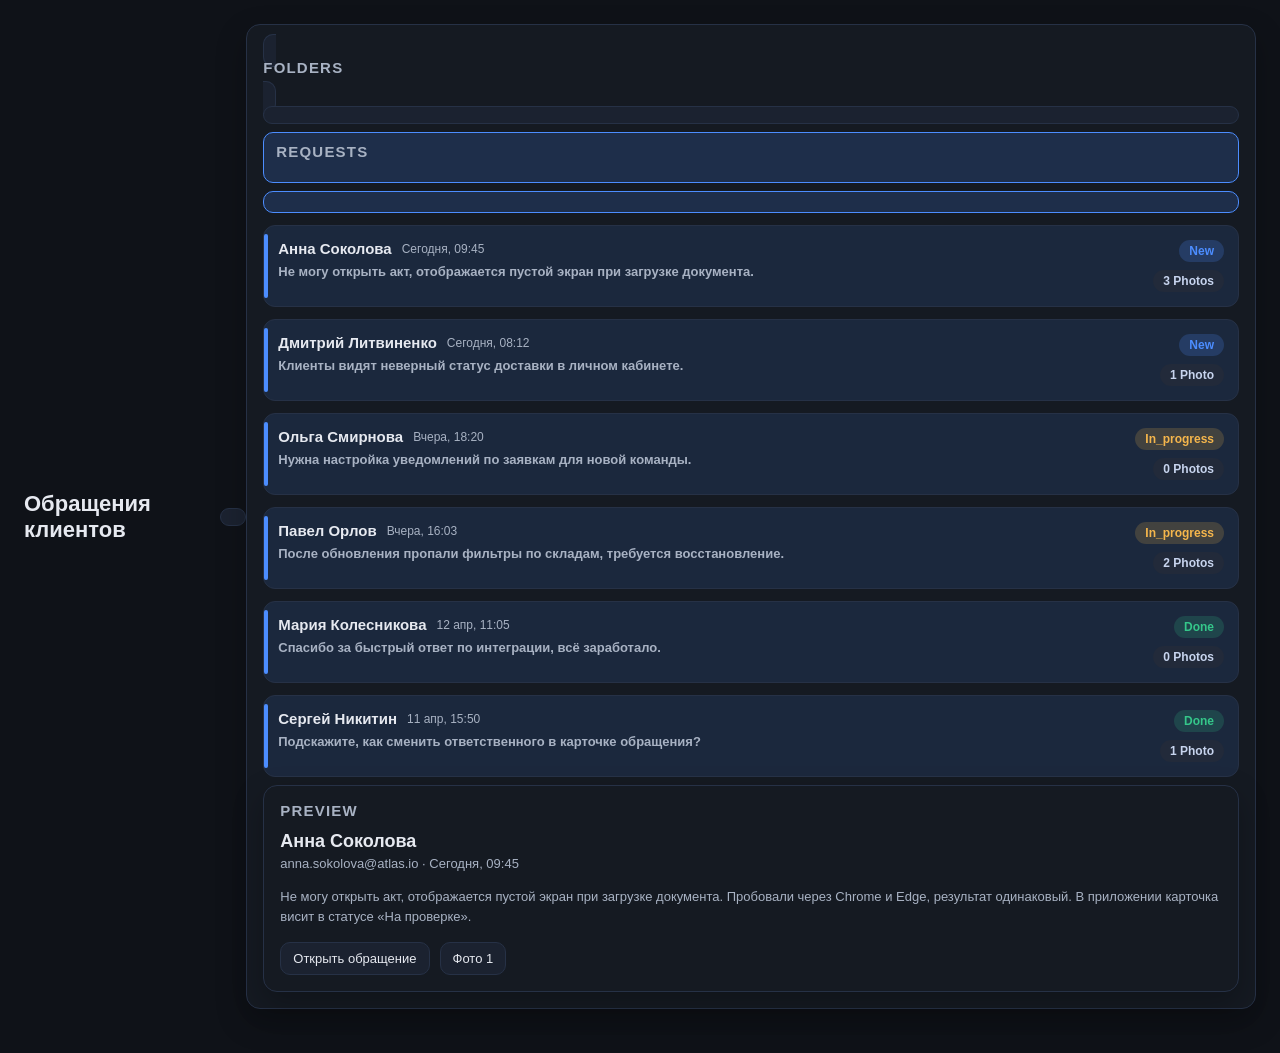
<file: ui/admin_request_detail.html>
<!DOCTYPE html>
<html lang="ru">
<head>
  <meta charset="UTF-8" />
  <meta name="viewport" content="width=device-width, initial-scale=1.0" />
  <title>Admin Requests</title>
  <link rel="stylesheet" href="./styles.css" />
</head>
<body>
  <div class="page">
    <div class="header">
      <h1>Обращения клиентов</h1>
      <a class="button-link" href="./admin_requests.html>Все обращения</a>
    </div>

    <div class="container">
      <aside class="panel">
        <h2>Folders</h2>
        <div class="folder-list">
          <a class="folder active" href="./admin_requests.html>
            <span>New</span>
            <span>3</span>
          </a>
          <a class="folder" href="./admin_requests.html>
            <span>In work</span>
            <span>2</span>
          </a>
          <a class="folder" href="./admin_requests.html>
            <span>Done</span>
            <span>2</span>
          </a>
        </div>
      </aside>

      <section class="panel">
        <h2>Requests</h2>
        <div class="list">
          <a class="list-item selected new" href="./admin_request_detail.html">
            <div class="list-main">
              <div class="list-title">
                Анна Соколова
                <span>Сегодня, 09:45</span>
              </div>
              <div class="list-snippet">Не могу открыть акт, отображается пустой экран при загрузке документа.</div>
            </div>
            <div class="chips">
              <span class="chip status-new">new</span>
              <span class="chip">3 photos</span>
            </div>
          </a>

          <a class="list-item selected new" href="./admin_request_detail.html">
            <div class="list-main">
              <div class="list-title">
                Дмитрий Литвиненко
                <span>Сегодня, 08:12</span>
              </div>
              <div class="list-snippet">Клиенты видят неверный статус доставки в личном кабинете.</div>
            </div>
            <div class="chips">
              <span class="chip status-new">new</span>
              <span class="chip">1 photo</span>
            </div>
          </a>

          <a class="list-item selected new" href="./admin_request_detail.html">
            <div class="list-main">
              <div class="list-title">
                Ольга Смирнова
                <span>Вчера, 18:20</span>
              </div>
              <div class="list-snippet">Нужна настройка уведомлений по заявкам для новой команды.</div>
            </div>
            <div class="chips">
              <span class="chip status-in_progress">in_progress</span>
              <span class="chip">0 photos</span>
            </div>
          </a>

          <a class="list-item selected new" href="./admin_request_detail.html">
            <div class="list-main">
              <div class="list-title">
                Павел Орлов
                <span>Вчера, 16:03</span>
              </div>
              <div class="list-snippet">После обновления пропали фильтры по складам, требуется восстановление.</div>
            </div>
            <div class="chips">
              <span class="chip status-in_progress">in_progress</span>
              <span class="chip">2 photos</span>
            </div>
          </a>

          <a class="list-item selected new" href="./admin_request_detail.html">
            <div class="list-main">
              <div class="list-title">
                Мария Колесникова
                <span>12 апр, 11:05</span>
              </div>
              <div class="list-snippet">Спасибо за быстрый ответ по интеграции, всё заработало.</div>
            </div>
            <div class="chips">
              <span class="chip status-done">done</span>
              <span class="chip">0 photos</span>
            </div>
          </a>

          <a class="list-item selected new" href="./admin_request_detail.html">
            <div class="list-main">
              <div class="list-title">
                Сергей Никитин
                <span>11 апр, 15:50</span>
              </div>
              <div class="list-snippet">Подскажите, как сменить ответственного в карточке обращения?</div>
            </div>
            <div class="chips">
              <span class="chip status-done">done</span>
              <span class="chip">1 photo</span>
            </div>
          </a>
        </div>
      </section>

      <aside class="panel preview-panel">
        <h2>Preview</h2>
        <div class="preview-card">
          <div class="preview-header">
            <h3>Анна Соколова</h3>
            <span>anna.sokolova@atlas.io · Сегодня, 09:45</span>
          </div>
          <div class="preview-text">
            Не могу открыть акт, отображается пустой экран при загрузке документа. Пробовали через
            Chrome и Edge, результат одинаковый. В приложении карточка висит в статусе «На проверке».
          </div>
          <div class="preview-actions">
            <a class="button-link" href="./admin_requests.html">Открыть обращение</a>
            <a class="button-link" href="/admin/photos/501">Фото 1</a>
          </div>
        </div>
      </aside>
    </div>
  </div>
</body>
</html>
</file>
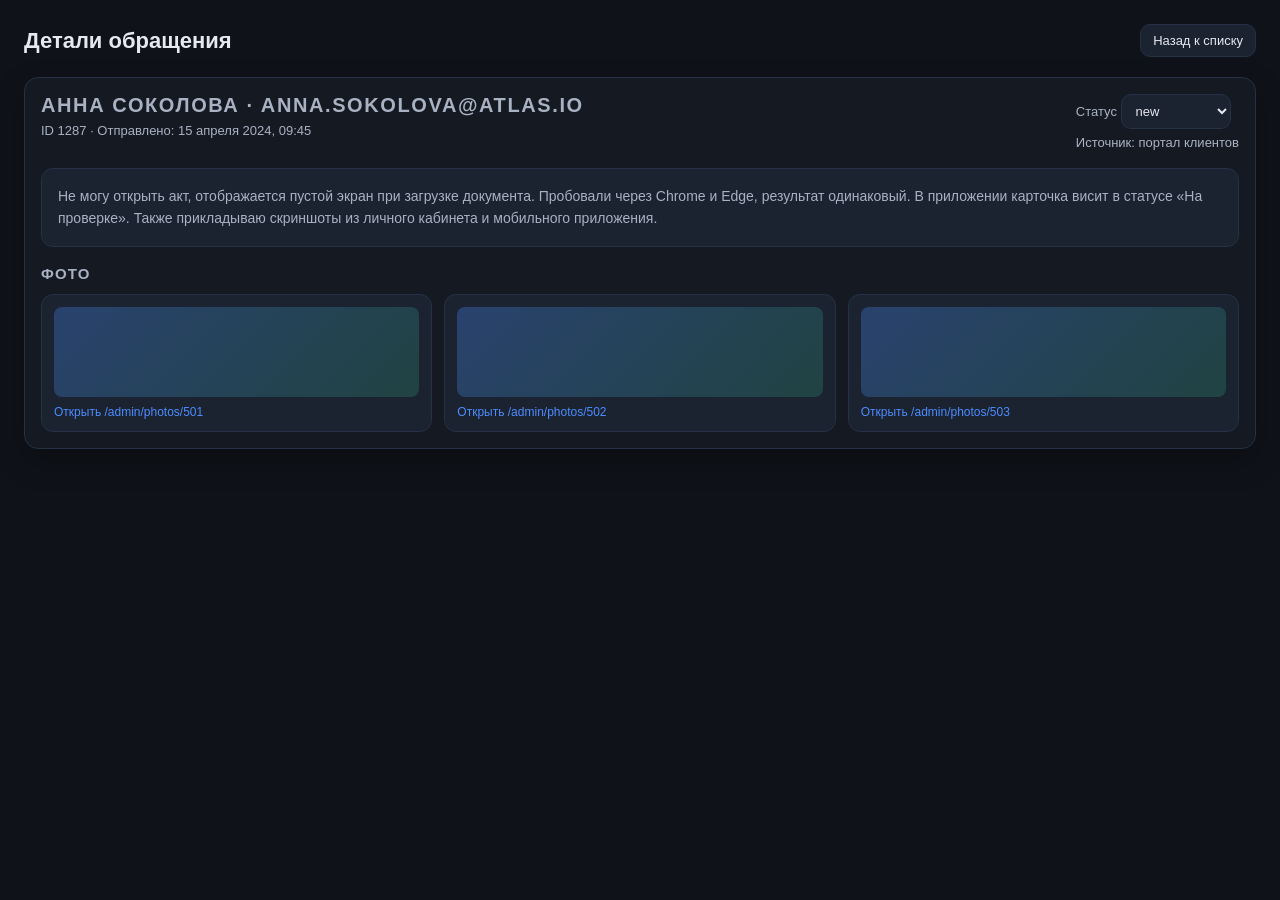
<file: ui/admin_requests.html>
<!DOCTYPE html>
<html lang="ru">
<head>
  <meta charset="UTF-8" />
  <meta name="viewport" content="width=device-width, initial-scale=1.0" />
  <title>Request Detail</title>
  <link rel="stylesheet" href="./styles.css" />
</head>
<body>
  <div class="page">
    <div class="header">
      <h1>Детали обращения</h1>
      <a class="button-link" href="./admin_request_detail.html">Назад к списку</a>
    </div>

    <div class="panel detail-layout">
      <div class="detail-header">
        <div class="detail-title">
          <h2>Анна Соколова · anna.sokolova@atlas.io</h2>
          <span>ID 1287 · Отправлено: 15 апреля 2024, 09:45</span>
        </div>
        <div class="detail-meta">
          <label>
            Статус
            <select class="select" name="status">
              <option value="new" selected>new</option>
              <option value="in_progress">in_progress</option>
              <option value="done">done</option>
            </select>
          </label>
          <span>Источник: портал клиентов</span>
        </div>
      </div>

      <div class="text-block">
        Не могу открыть акт, отображается пустой экран при загрузке документа. Пробовали через
        Chrome и Edge, результат одинаковый. В приложении карточка висит в статусе «На проверке».
        Также прикладываю скриншоты из личного кабинета и мобильного приложения.
      </div>

      <div>
        <h2>Фото</h2>
        <div class="photo-grid">
          <div class="photo-card">
            <div class="photo-preview"></div>
            <a href="/admin/photos/501">Открыть /admin/photos/501</a>
          </div>
          <div class="photo-card">
            <div class="photo-preview"></div>
            <a href="/admin/photos/502">Открыть /admin/photos/502</a>
          </div>
          <div class="photo-card">
            <div class="photo-preview"></div>
            <a href="/admin/photos/503">Открыть /admin/photos/503</a>
          </div>
        </div>
      </div>
    </div>
  </div>
</body>
</html>
</file>
<file: ui/styles.css>
:root {
  --bg: #0f1218;
  --panel: #151a22;
  --panel-alt: #1b2230;
  --border: #263146;
  --text: #e6e9f0;
  --muted: #a8b2c3;
  --accent: #4c8dff;
  --accent-weak: rgba(76, 141, 255, 0.18);
  --new-bg: rgba(76, 141, 255, 0.12);
  --chip-bg: #222a3a;
  --chip-text: #c7d4ee;
  --success: #35c78a;
  --warning: #f5b64c;
  --danger: #ff7a7a;
  --shadow: 0 12px 30px rgba(0, 0, 0, 0.25);
}

* {
  box-sizing: border-box;
}

body {
  margin: 0;
  font-family: "Segoe UI", Arial, sans-serif;
  background: var(--bg);
  color: var(--text);
}

a {
  color: inherit;
  text-decoration: none;
}

.page {
  min-height: 100vh;
  padding: 24px;
}

.header {
  display: flex;
  align-items: center;
  justify-content: space-between;
  margin-bottom: 20px;
}

.header h1 {
  font-size: 22px;
  margin: 0;
  font-weight: 600;
}

.container {
  display: grid;
  grid-template-columns: 220px 1fr 340px;
  gap: 16px;
}

.panel {
  background: var(--panel);
  border: 1px solid var(--border);
  border-radius: 14px;
  padding: 16px;
  box-shadow: var(--shadow);
}

.panel h2 {
  margin: 0 0 12px;
  font-size: 15px;
  color: var(--muted);
  text-transform: uppercase;
  letter-spacing: 0.08em;
}

.folder-list {
  display: flex;
  flex-direction: column;
  gap: 8px;
}

.folder {
  padding: 10px 12px;
  border-radius: 10px;
  background: var(--panel-alt);
  border: 1px solid transparent;
  display: flex;
  align-items: center;
  justify-content: space-between;
  font-size: 14px;
}

.folder.active {
  border-color: var(--accent);
  color: var(--text);
  background: var(--accent-weak);
}

.list {
  display: flex;
  flex-direction: column;
  gap: 12px;
}

.list-item {
  display: grid;
  grid-template-columns: 1fr auto;
  gap: 10px;
  padding: 14px;
  border-radius: 12px;
  border: 1px solid var(--border);
  background: var(--panel-alt);
  position: relative;
}

.list-item.new {
  background: var(--new-bg);
  font-weight: 600;
}

.list-item.selected::before {
  content: "";
  position: absolute;
  left: 0;
  top: 8px;
  bottom: 8px;
  width: 4px;
  border-radius: 4px;
  background: var(--accent);
}

.list-main {
  display: flex;
  flex-direction: column;
  gap: 6px;
}

.list-title {
  display: flex;
  align-items: center;
  gap: 10px;
  font-size: 15px;
}

.list-title span {
  color: var(--muted);
  font-weight: 400;
  font-size: 12px;
}

.list-snippet {
  font-size: 13px;
  color: var(--muted);
  line-height: 1.4;
}

.chips {
  display: flex;
  flex-direction: column;
  align-items: flex-end;
  gap: 8px;
}

.chip {
  padding: 4px 10px;
  border-radius: 999px;
  background: var(--chip-bg);
  color: var(--chip-text);
  font-size: 12px;
  text-transform: capitalize;
}

.chip.status-new {
  background: rgba(76, 141, 255, 0.2);
  color: var(--accent);
}

.chip.status-in_progress {
  background: rgba(245, 182, 76, 0.18);
  color: var(--warning);
}

.chip.status-done {
  background: rgba(53, 199, 138, 0.18);
  color: var(--success);
}

.preview-card {
  display: flex;
  flex-direction: column;
  gap: 16px;
}

.preview-header {
  display: flex;
  flex-direction: column;
  gap: 4px;
}

.preview-header h3 {
  margin: 0;
  font-size: 18px;
}

.preview-header span {
  color: var(--muted);
  font-size: 13px;
}

.preview-text {
  font-size: 13px;
  color: var(--muted);
  line-height: 1.5;
}

.preview-actions {
  display: flex;
  gap: 10px;
  flex-wrap: wrap;
}

.button-link {
  padding: 8px 12px;
  border-radius: 10px;
  border: 1px solid var(--border);
  background: var(--panel-alt);
  font-size: 13px;
}

.detail-layout {
  display: flex;
  flex-direction: column;
  gap: 18px;
}

.detail-header {
  display: flex;
  align-items: flex-start;
  justify-content: space-between;
  gap: 16px;
}

.detail-title h2 {
  margin: 0 0 4px;
  font-size: 20px;
}

.detail-title span {
  color: var(--muted);
  font-size: 13px;
}

.detail-meta {
  display: flex;
  flex-direction: column;
  gap: 6px;
  font-size: 13px;
  color: var(--muted);
}

.select {
  background: var(--panel-alt);
  border: 1px solid var(--border);
  color: var(--text);
  border-radius: 10px;
  padding: 8px 10px;
  font-size: 13px;
}

.text-block {
  background: var(--panel-alt);
  border: 1px solid var(--border);
  border-radius: 12px;
  padding: 16px;
  font-size: 14px;
  line-height: 1.6;
  color: var(--muted);
}

.photo-grid {
  display: grid;
  grid-template-columns: repeat(auto-fit, minmax(140px, 1fr));
  gap: 12px;
}

.photo-card {
  border-radius: 12px;
  border: 1px solid var(--border);
  background: var(--panel-alt);
  padding: 12px;
  display: flex;
  flex-direction: column;
  gap: 8px;
}

.photo-preview {
  background: linear-gradient(135deg, rgba(76, 141, 255, 0.3), rgba(53, 199, 138, 0.2));
  height: 90px;
  border-radius: 8px;
}

.photo-card a {
  font-size: 12px;
  color: var(--accent);
}

@media (max-width: 1100px) {
  .container {
    grid-template-columns: 220px 1fr;
  }

  .preview-panel {
    display: none;
  }
}

@media (max-width: 800px) {
  .container {
    grid-template-columns: 1fr;
  }

  .header {
    flex-direction: column;
    align-items: flex-start;
    gap: 8px;
  }
}
</file>
